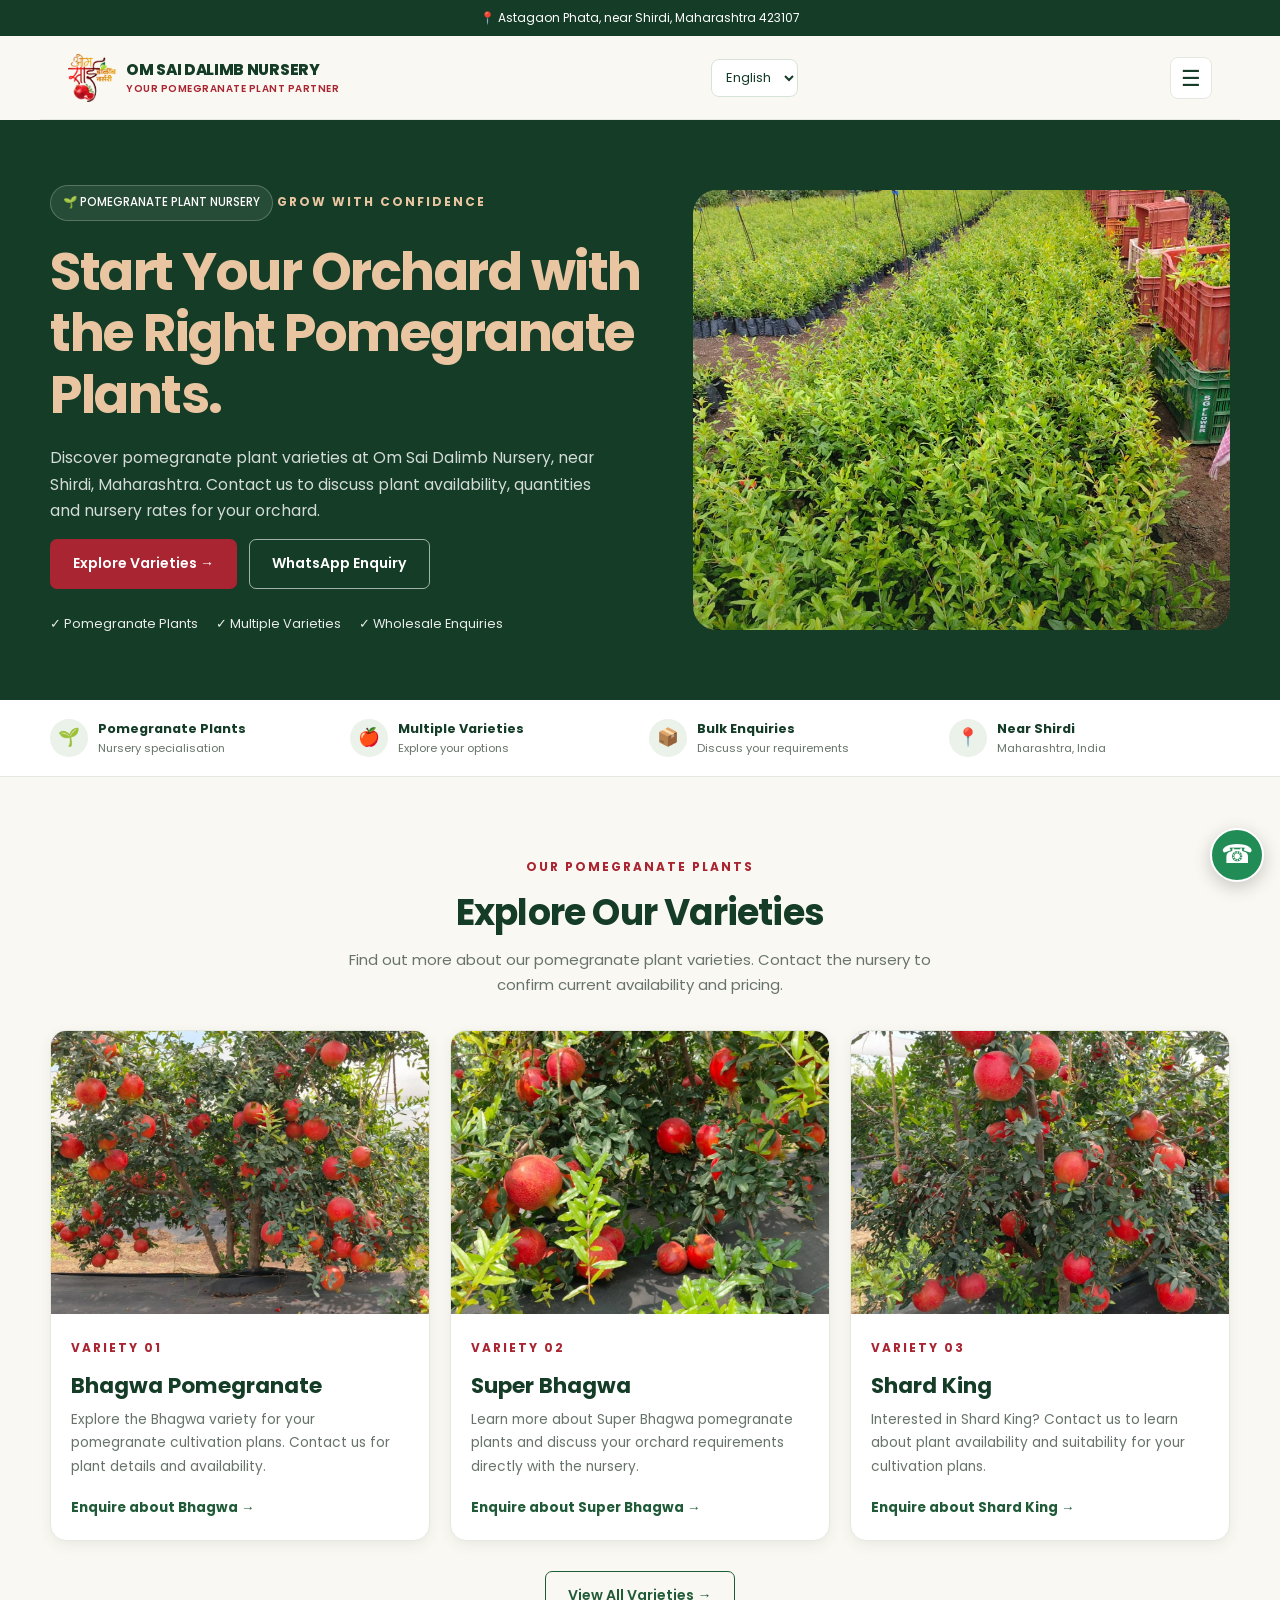
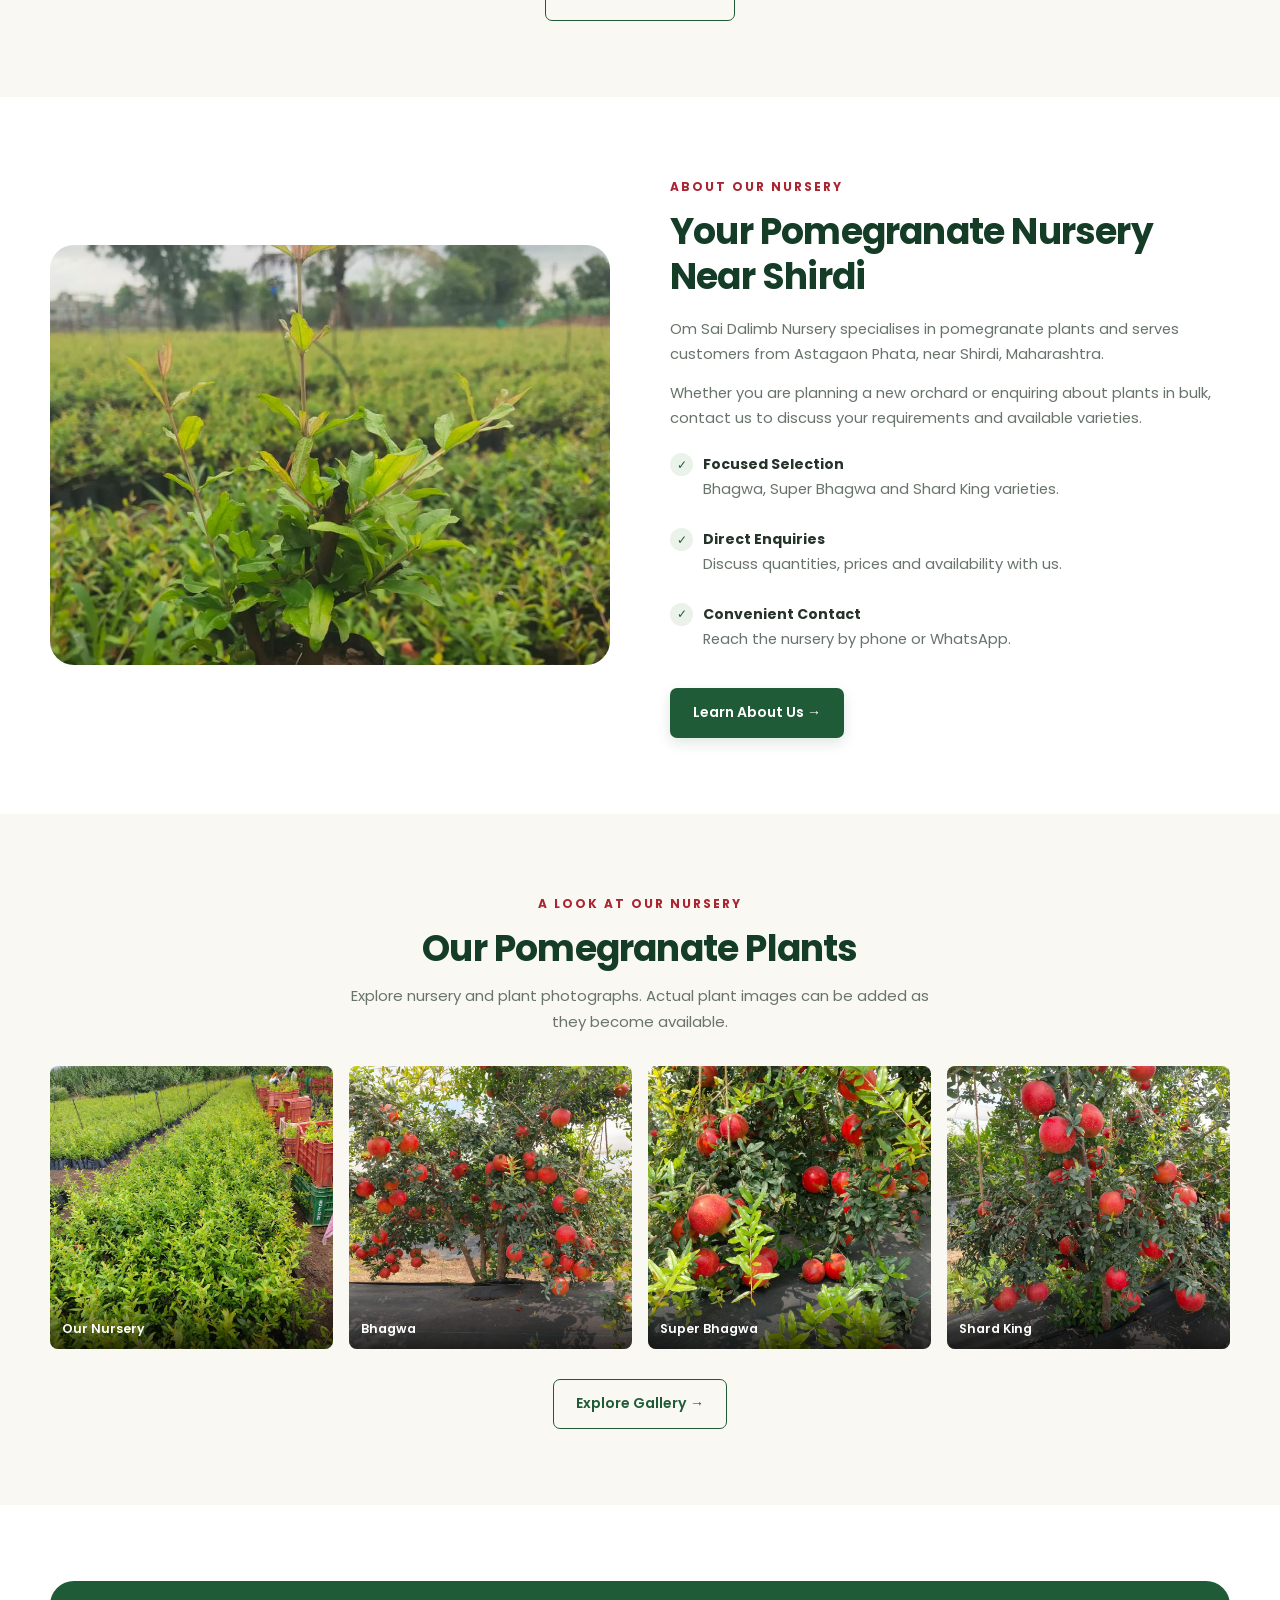
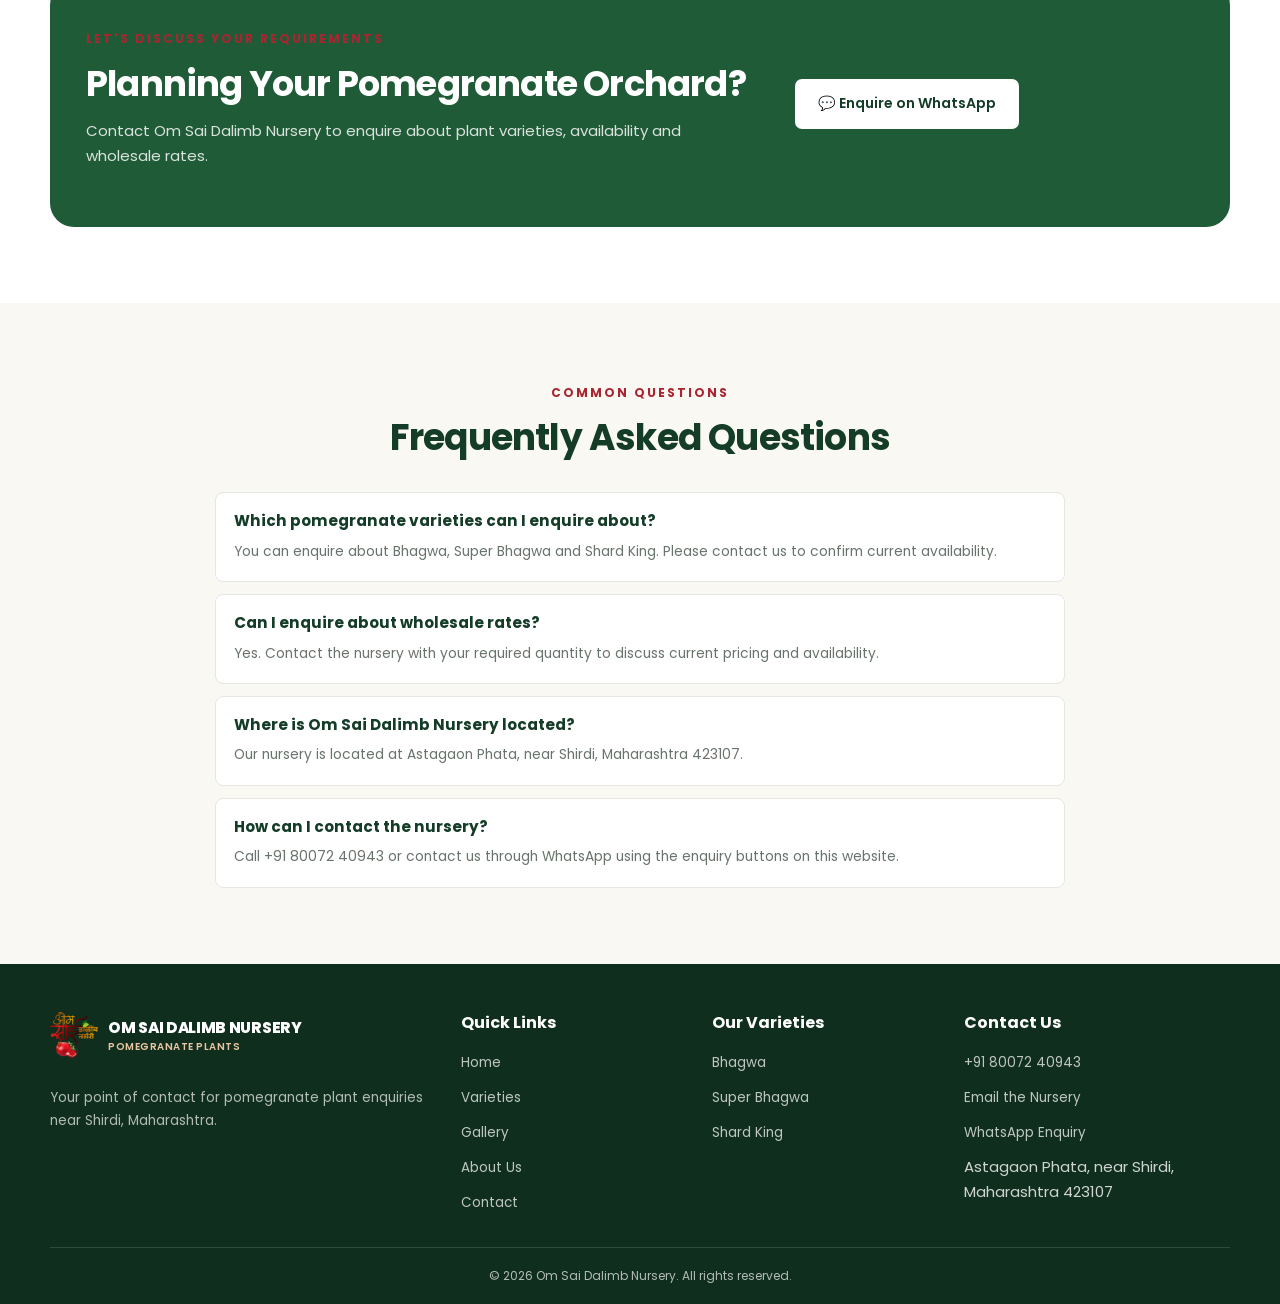
<file: index.html>
<!DOCTYPE html>
<html lang="en">

<head>
    <meta charset="UTF-8">
    <meta name="viewport" content="width=device-width, initial-scale=1.0">

    <title>Om Sai Dalimb Nursery | Pomegranate Plants in Shirdi, Maharashtra</title>

    <meta name="description"
        content="Explore Bhagwa, Super Bhagwa and Shard King pomegranate plants at Om Sai Dalimb Nursery near Shirdi, Maharashtra. Contact us for wholesale enquiries and plant availability.">

    <meta name="theme-color" content="#143c27">

    <link rel="preconnect" href="https://fonts.googleapis.com">
    <link rel="preconnect" href="https://fonts.gstatic.com" crossorigin>

    <link href="https://fonts.googleapis.com/css2?family=Poppins:wght@400;500;600;700;800&display=swap"
        rel="stylesheet">

    <link rel="stylesheet" href="css/style.css">
</head>

<body>

    <!-- TOP BAR -->
    <div class="topbar">
        <div class="container topbar-inner">
            <p data-i18n="location">
                📍 Astagaon Phata, near Shirdi, Maharashtra 423107
            </p>
        </div>
    </div>

    <!-- NAVIGATION -->
    <header class="navbar">
        <div class="container navbar-inner">

            <a href="index.html" class="brand"
                aria-label="Om Sai Dalimb Nursery homepage">

                <img src="images/logo/L1.png"
                    alt="Om Sai Dalimb Nursery logo"
                    onerror="this.style.display='none'"
                    decoding="async">

                <span class="brand-text">
                    <span class="brand-name">OM SAI DALIMB NURSERY</span>
                    <span class="brand-tagline" data-i18n="brandTagline">
                        YOUR POMEGRANATE PLANT PARTNER
                    </span>
                </span>

            </a>

            <nav class="navMenu" id="navMenu" aria-label="Main navigation">

                <a href="index.html" data-i18n="home">Home</a>
                <a href="about.html" data-i18n="about">About Us</a>
                <a href="varieties.html" data-i18n="varieties">Varieties</a>
                <a href="gallery.html" data-i18n="gallery">Gallery</a>
                <a href="contact.html" data-i18n="contact">Contact</a>

            </nav>

            <!-- LANGUAGE SELECTOR: REPLACES ENQUIRE NOW -->
            <select class="language-selector"
                data-language-selector
                aria-label="Choose language">

                <option value="en">English</option>
                <option value="mr">मराठी</option>
                <option value="hi">हिंदी</option>

            </select>

            <!-- MOBILE HAMBURGER -->
            <button class="nav-toggle"
                id="navToggle"
                type="button"
                aria-label="Open navigation menu"
                aria-controls="navMenu"
                aria-expanded="false">

                ☰

            </button>

        </div>
    </header>

    <main>

        <!-- HERO SECTION -->
        <section class="hero">

            <div class="container hero-grid">

                <div class="hero-content">

                    <span class="hero-badge" data-i18n="heroBadge">
                        🌱 POMEGRANATE PLANT NURSERY
                    </span>

                    <span class="eyebrow" data-i18n="heroEyebrow">
                        GROW WITH CONFIDENCE
                    </span>

                    <h1>
                        <span data-i18n="heroTitle">
                            Start Your Orchard with the Right
                        </span>
                        <span data-i18n="heroTitleHighlight">
                            Pomegranate Plants.
                        </span>
                    </h1>

                    <p data-i18n="heroDescription">
                        Discover pomegranate plant varieties at Om Sai Dalimb
                        Nursery, near Shirdi, Maharashtra. Contact us to discuss
                        plant availability, quantities and nursery rates for
                        your orchard.
                    </p>

                    <div class="btn-group">

                        <a href="varieties.html"
                            class="btn btn-red"
                            data-i18n="exploreVarieties">
                            Explore Varieties →
                        </a>

                        <a href="https://wa.me/918007240943?text=Hello%20Om%20Sai%20Dalimb%20Nursery%2C%20I%20would%20like%20to%20enquire%20about%20pomegranate%20plants."
                            class="btn btn-outline"
                            target="_blank"
                            rel="noopener noreferrer"
                            data-i18n="whatsappEnquiry">
                            WhatsApp Enquiry
                        </a>

                    </div>

                    <div class="hero-points">

                        <span data-i18n="heroPoint1">✓ Pomegranate Plants</span>
                        <span data-i18n="heroPoint2">✓ Multiple Varieties</span>
                        <span data-i18n="heroPoint3">✓ Wholesale Enquiries</span>

                    </div>

                </div>

                <div class="hero-image">

                    <img src="images/nursery/n8.jpeg"
                        alt="Pomegranate plants growing in a nursery"
                        fetchpriority="high"
                        decoding="async">

                </div>

            </div>

        </section>

        <!-- TRUST STRIP -->
        <section class="trust-strip">

            <div class="container trust-grid">

                <div class="trust-item">
                    <div class="trust-icon">🌱</div>
                    <div>
                        <strong data-i18n="trustPlants">Pomegranate Plants</strong>
                        <small data-i18n="trustPlantsSub">Nursery specialisation</small>
                    </div>
                </div>

                <div class="trust-item">
                    <div class="trust-icon">🍎</div>
                    <div>
                        <strong data-i18n="trustVarieties">Multiple Varieties</strong>
                        <small data-i18n="trustVarietiesSub">Explore your options</small>
                    </div>
                </div>

                <div class="trust-item">
                    <div class="trust-icon">📦</div>
                    <div>
                        <strong data-i18n="trustBulk">Bulk Enquiries</strong>
                        <small data-i18n="trustBulkSub">Discuss your requirements</small>
                    </div>
                </div>

                <div class="trust-item">
                    <div class="trust-icon">📍</div>
                    <div>
                        <strong data-i18n="trustLocation">Near Shirdi</strong>
                        <small data-i18n="trustLocationSub">Maharashtra, India</small>
                    </div>
                </div>

            </div>

        </section>

        <!-- VARIETIES SECTION -->
        <section class="section">

            <div class="container">

                <div class="section-heading">

                    <span class="eyebrow" data-i18n="plantsEyebrow">
                        OUR POMEGRANATE PLANTS
                    </span>

                    <h2 data-i18n="exploreOurVarieties">
                        Explore Our Varieties
                    </h2>

                    <p data-i18n="varietiesDescription">
                        Find out more about our pomegranate plant varieties.
                        Contact the nursery to confirm current availability
                        and pricing.
                    </p>

                </div>

                <div class="variety-grid">

                    <!-- BHAGWA -->
                    <article class="variety-card">

                        <div class="variety-image">

                            <img src="images/plants/p6.jpeg"
                                alt="Bhagwa pomegranate variety"
                                loading="lazy"
                                decoding="async"
                                onerror="this.onerror=null;this.src='images/hero/hero1.jpeg';">

                        </div>

                        <div class="variety-content">

                            <span class="eyebrow" data-i18n="variety01">
                                VARIETY 01
                            </span>

                            <h3 data-i18n="bhagwaTitle">
                                Bhagwa Pomegranate
                            </h3>

                            <p data-i18n="bhagwaDescription">
                                Explore the Bhagwa variety for your pomegranate
                                cultivation plans. Contact us for plant details
                                and availability.
                            </p>

                            <a href="https://wa.me/918007240943?text=Hello%2C%20I%20would%20like%20to%20enquire%20about%20Bhagwa%20pomegranate%20plants."
                                class="variety-link"
                                target="_blank"
                                rel="noopener noreferrer"
                                data-i18n="enquireBhagwa">
                                Enquire about Bhagwa →
                            </a>

                        </div>

                    </article>

                    <!-- SUPER BHAGWA -->
                    <article class="variety-card">

                        <div class="variety-image">

                            <img src="images/plants/p14.jpeg"
                                alt="Super Bhagwa pomegranate variety"
                                loading="lazy"
                                decoding="async"
                                onerror="this.onerror=null;this.src='images/hero/hero1.jpeg';">

                        </div>

                        <div class="variety-content">

                            <span class="eyebrow" data-i18n="variety02">
                                VARIETY 02
                            </span>

                            <h3 data-i18n="superBhagwaTitle">
                                Super Bhagwa
                            </h3>

                            <p data-i18n="superBhagwaDescription">
                                Learn more about Super Bhagwa pomegranate
                                plants and discuss your orchard requirements
                                directly with the nursery.
                            </p>

                            <a href="https://wa.me/918007240943?text=Hello%2C%20I%20would%20like%20to%20enquire%20about%20Super%20Bhagwa%20pomegranate%20plants."
                                class="variety-link"
                                target="_blank"
                                rel="noopener noreferrer"
                                data-i18n="enquireSuperBhagwa">
                                Enquire about Super Bhagwa →
                            </a>

                        </div>

                    </article>

                    <!-- SHARD KING -->
                    <article class="variety-card">

                        <div class="variety-image">

                            <img src="images/plants/p13.jpeg"
                                alt="Shard King pomegranate variety"
                                loading="lazy"
                                decoding="async"
                                onerror="this.onerror=null;this.src='images/hero/hero1.jpeg';">

                        </div>

                        <div class="variety-content">

                            <span class="eyebrow" data-i18n="variety03">
                                VARIETY 03
                            </span>

                            <h3 data-i18n="shardKingTitle">
                                Shard King
                            </h3>

                            <p data-i18n="shardKingDescription">
                                Interested in Shard King? Contact us to learn
                                about plant availability and suitability for
                                your cultivation plans.
                            </p>

                            <a href="https://wa.me/918007240943?text=Hello%2C%20I%20would%20like%20to%20enquire%20about%20Shard%20King%20pomegranate%20plants."
                                class="variety-link"
                                target="_blank"
                                rel="noopener noreferrer"
                                data-i18n="enquireShardKing">
                                Enquire about Shard King →
                            </a>

                        </div>

                    </article>

                </div>

                <div class="text-center mt-3">

                    <a href="varieties.html"
                        class="btn btn-outline"
                        data-i18n="viewAllVarieties">
                        View All Varieties →
                    </a>

                </div>

            </div>

        </section>

        <!-- ABOUT SECTION -->
        <section class="section section-white">

            <div class="container about-grid">

                <div class="about-image">

                    <img src="images/nursery/n4.jpeg"
                        alt="Pomegranate plants at a nursery"
                        loading="lazy"
                        decoding="async"
                        onerror="this.onerror=null;this.src='images/hero/hero1.jpeg';">

                </div>

                <div class="about-content">

                    <span class="eyebrow" data-i18n="aboutEyebrow">
                        ABOUT OUR NURSERY
                    </span>

                    <h2 data-i18n="aboutTitle">
                        Your Pomegranate Nursery Near Shirdi
                    </h2>

                    <p data-i18n="aboutParagraph1">
                        Om Sai Dalimb Nursery specialises in pomegranate plants
                        and serves customers from Astagaon Phata, near Shirdi,
                        Maharashtra.
                    </p>

                    <p data-i18n="aboutParagraph2">
                        Whether you are planning a new orchard or enquiring
                        about plants in bulk, contact us to discuss your
                        requirements and available varieties.
                    </p>

                    <ul class="feature-list">

                        <li>
                            <span>✓</span>
                            <div>
                                <strong data-i18n="feature1Title">
                                    Focused Selection
                                </strong>
                                <p data-i18n="feature1Description">
                                    Bhagwa, Super Bhagwa and Shard King varieties.
                                </p>
                            </div>
                        </li>

                        <li>
                            <span>✓</span>
                            <div>
                                <strong data-i18n="feature2Title">
                                    Direct Enquiries
                                </strong>
                                <p data-i18n="feature2Description">
                                    Discuss quantities, prices and availability with us.
                                </p>
                            </div>
                        </li>

                        <li>
                            <span>✓</span>
                            <div>
                                <strong data-i18n="feature3Title">
                                    Convenient Contact
                                </strong>
                                <p data-i18n="feature3Description">
                                    Reach the nursery by phone or WhatsApp.
                                </p>
                            </div>
                        </li>

                    </ul>

                    <a href="about.html"
                        class="btn btn-primary"
                        data-i18n="learnAboutUs">
                        Learn About Us →
                    </a>

                </div>

            </div>

        </section>

        <!-- GALLERY PREVIEW -->
        <section class="section">

            <div class="container">

                <div class="section-heading">

                    <span class="eyebrow" data-i18n="galleryEyebrow">
                        A LOOK AT OUR NURSERY
                    </span>

                    <h2 data-i18n="plantsSectionTitle">
                        Our Pomegranate Plants
                    </h2>

                    <p data-i18n="galleryDescription">
                        Explore nursery and plant photographs. Actual plant
                        images can be added as they become available.
                    </p>

                </div>

                <div class="gallery-grid">

                    <a href="gallery.html" class="gallery-item">
                        <img src="images/nursery/n8.jpeg"
                            alt="Pomegranate nursery"
                            loading="lazy"
                            decoding="async">
                        <span class="gallery-caption" data-i18n="ourNursery">
                            Our Nursery
                        </span>
                    </a>

                    <a href="gallery.html" class="gallery-item">
                        <img src="images/plants/p6.jpeg"
                            alt="Bhagwa pomegranate plants"
                            loading="lazy"
                            decoding="async"
                            onerror="this.onerror=null;this.src='images/hero/hero1.jpeg';">
                        <span class="gallery-caption" data-i18n="bhagwa">
                            Bhagwa
                        </span>
                    </a>

                    <a href="gallery.html" class="gallery-item">
                        <img src="images/plants/p14.jpeg"
                            alt="Super Bhagwa pomegranate plants"
                            loading="lazy"
                            decoding="async"
                            onerror="this.onerror=null;this.src='images/hero/hero1.jpeg';">
                        <span class="gallery-caption" data-i18n="superBhagwaTitle">
                            Super Bhagwa
                        </span>
                    </a>

                    <a href="gallery.html" class="gallery-item">
                        <img src="images/plants/p13.jpeg"
                            alt="Shard King pomegranate plants"
                            loading="lazy"
                            decoding="async"
                            onerror="this.onerror=null;this.src='images/hero/hero1.jpeg';">
                        <span class="gallery-caption" data-i18n="shardKingTitle">
                            Shard King
                        </span>
                    </a>

                </div>

                <div class="text-center mt-3">

                    <a href="gallery.html"
                        class="btn btn-outline"
                        data-i18n="exploreGallery">
                        Explore Gallery →
                    </a>

                </div>

            </div>

        </section>

        <!-- CALL TO ACTION -->
        <section class="section section-white">

            <div class="container">

                <div class="cta-banner">

                    <div>

                        <span class="eyebrow cta-eyebrow"
                            data-i18n="ctaEyebrow">
                            LET'S DISCUSS YOUR REQUIREMENTS
                        </span>

                        <h2 data-i18n="ctaTitle">
                            Planning Your Pomegranate Orchard?
                        </h2>

                        <p data-i18n="ctaDescription">
                            Contact Om Sai Dalimb Nursery to enquire about
                            plant varieties, availability and wholesale rates.
                        </p>

                    </div>

                    <div class="btn-group">

                        <a href="https://wa.me/918007240943?text=Hello%20Om%20Sai%20Dalimb%20Nursery%2C%20I%20would%20like%20to%20enquire%20about%20pomegranate%20plants%20and%20wholesale%20rates."
                            class="btn btn-white"
                            target="_blank"
                            rel="noopener noreferrer"
                            data-i18n="enquireWhatsApp">
                            💬 Enquire on WhatsApp
                        </a>

                        <a href="tel:+918007240943"
                            class="btn btn-outline"
                            data-i18n="callNursery">
                            Call the Nursery
                        </a>

                    </div>

                </div>

            </div>

        </section>

        <!-- FAQ SECTION -->
        <section class="section">

            <div class="container">

                <div class="section-heading">

                    <span class="eyebrow" data-i18n="faqEyebrow">
                        COMMON QUESTIONS
                    </span>

                    <h2 data-i18n="faqTitle">
                        Frequently Asked Questions
                    </h2>

                </div>

                <div class="faq-list">

                    <article class="faq-item">

                        <h3 data-i18n="faqQuestion1">
                            Which pomegranate varieties can I enquire about?
                        </h3>

                        <p data-i18n="faqAnswer1">
                            You can enquire about Bhagwa, Super Bhagwa and
                            Shard King. Please contact us to confirm current
                            availability.
                        </p>

                    </article>

                    <article class="faq-item">

                        <h3 data-i18n="faqQuestion2">
                            Can I enquire about wholesale rates?
                        </h3>

                        <p data-i18n="faqAnswer2">
                            Yes. Contact the nursery with your required quantity
                            to discuss current pricing and availability.
                        </p>

                    </article>

                    <article class="faq-item">

                        <h3 data-i18n="faqQuestion3">
                            Where is Om Sai Dalimb Nursery located?
                        </h3>

                        <p data-i18n="faqAnswer3">
                            Our nursery is located at Astagaon Phata, near
                            Shirdi, Maharashtra 423107.
                        </p>

                    </article>

                    <article class="faq-item">

                        <h3 data-i18n="faqQuestion4">
                            How can I contact the nursery?
                        </h3>

                        <p data-i18n="faqAnswer4">
                            Call +91 80072 40943 or contact us through WhatsApp
                            using the enquiry buttons on this website.
                        </p>

                    </article>

                </div>

            </div>

        </section>

    </main>

    <!-- FOOTER -->
    <footer class="footer">

        <div class="container">

            <div class="footer-grid">

                <div>

                    <a href="index.html" class="brand">

                        <img src="images/logo/L1.png"
                            alt=""
                            onerror="this.style.display='none'"
                            decoding="async"
                            loading="lazy">

                        <span class="brand-text">
                            <span class="brand-name">OM SAI DALIMB NURSERY</span>
                            <span class="brand-tagline" data-i18n="footerTagline">
                                POMEGRANATE PLANTS
                            </span>
                        </span>

                    </a>

                    <p class="mt-2" data-i18n="footerDescription">
                        Your point of contact for pomegranate plant enquiries
                        near Shirdi, Maharashtra.
                    </p>

                </div>

                <div>

                    <h3 data-i18n="quickLinks">Quick Links</h3>

                    <ul class="footer-links">
                        <li><a href="index.html" data-i18n="home">Home</a></li>
                        <li><a href="varieties.html" data-i18n="varieties">Varieties</a></li>
                        <li><a href="gallery.html" data-i18n="gallery">Gallery</a></li>
                        <li><a href="about.html" data-i18n="about">About Us</a></li>
                        <li><a href="contact.html" data-i18n="contact">Contact</a></li>
                    </ul>

                </div>

                <div>

                    <h3 data-i18n="ourVarieties">Our Varieties</h3>

                    <ul class="footer-links">
                        <li><a href="varieties.html" data-i18n="bhagwa">Bhagwa</a></li>
                        <li><a href="varieties.html" data-i18n="superBhagwaTitle">Super Bhagwa</a></li>
                        <li><a href="varieties.html" data-i18n="shardKingTitle">Shard King</a></li>
                    </ul>

                </div>

                <div>

                    <h3 data-i18n="contactUs">Contact Us</h3>

                    <ul class="footer-links">

                        <li>
                            <a href="tel:+918007240943">
                                +91 80072 40943
                            </a>
                        </li>

                        <li>
                            <a href="mailto:jejurkarsagar766@gmail.com"
                                data-i18n="emailNursery">
                                Email the Nursery
                            </a>
                        </li>

                        <li>
                            <a href="https://wa.me/918007240943"
                                target="_blank"
                                rel="noopener noreferrer"
                                data-i18n="whatsappEnquiry">
                                WhatsApp Enquiry
                            </a>
                        </li>

                        <li>
                            <span data-i18n="locationFooter">
                                Astagaon Phata, near Shirdi,
                                Maharashtra 423107
                            </span>
                        </li>

                    </ul>

                </div>

            </div>

            <div class="footer-bottom">

                <p>
                    &copy; <span id="currentYear"></span>
                    <span data-i18n="copyright">
                        Om Sai Dalimb Nursery. All rights reserved.
                    </span>
                </p>

            </div>

        </div>

    </footer>

    <!-- FLOATING WHATSAPP BUTTON -->
    <a href="https://wa.me/918007240943"
        class="whatsapp-float"
        target="_blank"
        rel="noopener noreferrer"
        aria-label="Contact Om Sai Dalimb Nursery on WhatsApp">

        ☎

    </a>

    <!-- NAVIGATION JAVASCRIPT -->
    <script>
        (function () {
            const navToggle = document.getElementById("navToggle");
            const navMenu = document.getElementById("navMenu");

            if (navToggle && navMenu) {

                navToggle.addEventListener("click", function () {

                    const isOpen = navMenu.classList.toggle("show");

                    navToggle.setAttribute("aria-expanded", String(isOpen));

                    navToggle.setAttribute(
                        "aria-label",
                        isOpen
                            ? "Close navigation menu"
                            : "Open navigation menu"
                    );

                    navToggle.textContent = isOpen ? "✕" : "☰";
                });

                navMenu.querySelectorAll("a").forEach(function (link) {

                    link.addEventListener("click", function () {

                        navMenu.classList.remove("show");

                        navToggle.setAttribute("aria-expanded", "false");
                        navToggle.setAttribute(
                            "aria-label",
                            "Open navigation menu"
                        );

                        navToggle.textContent = "☰";
                    });

                });

                document.addEventListener("click", function (event) {

                    if (
                        !navMenu.contains(event.target) &&
                        !navToggle.contains(event.target) &&
                        navMenu.classList.contains("show")
                    ) {
                        navMenu.classList.remove("show");
                        navToggle.setAttribute("aria-expanded", "false");
                        navToggle.setAttribute(
                            "aria-label",
                            "Open navigation menu"
                        );
                        navToggle.textContent = "☰";
                    }

                });

            }

            const yearElement = document.getElementById("currentYear");

            if (yearElement) {
                yearElement.textContent = new Date().getFullYear();
            }
        })();
    </script>

    <!-- LANGUAGE TRANSLATIONS -->
    <script src="js/language.js" defer></script>

</body>
</html>
</file>
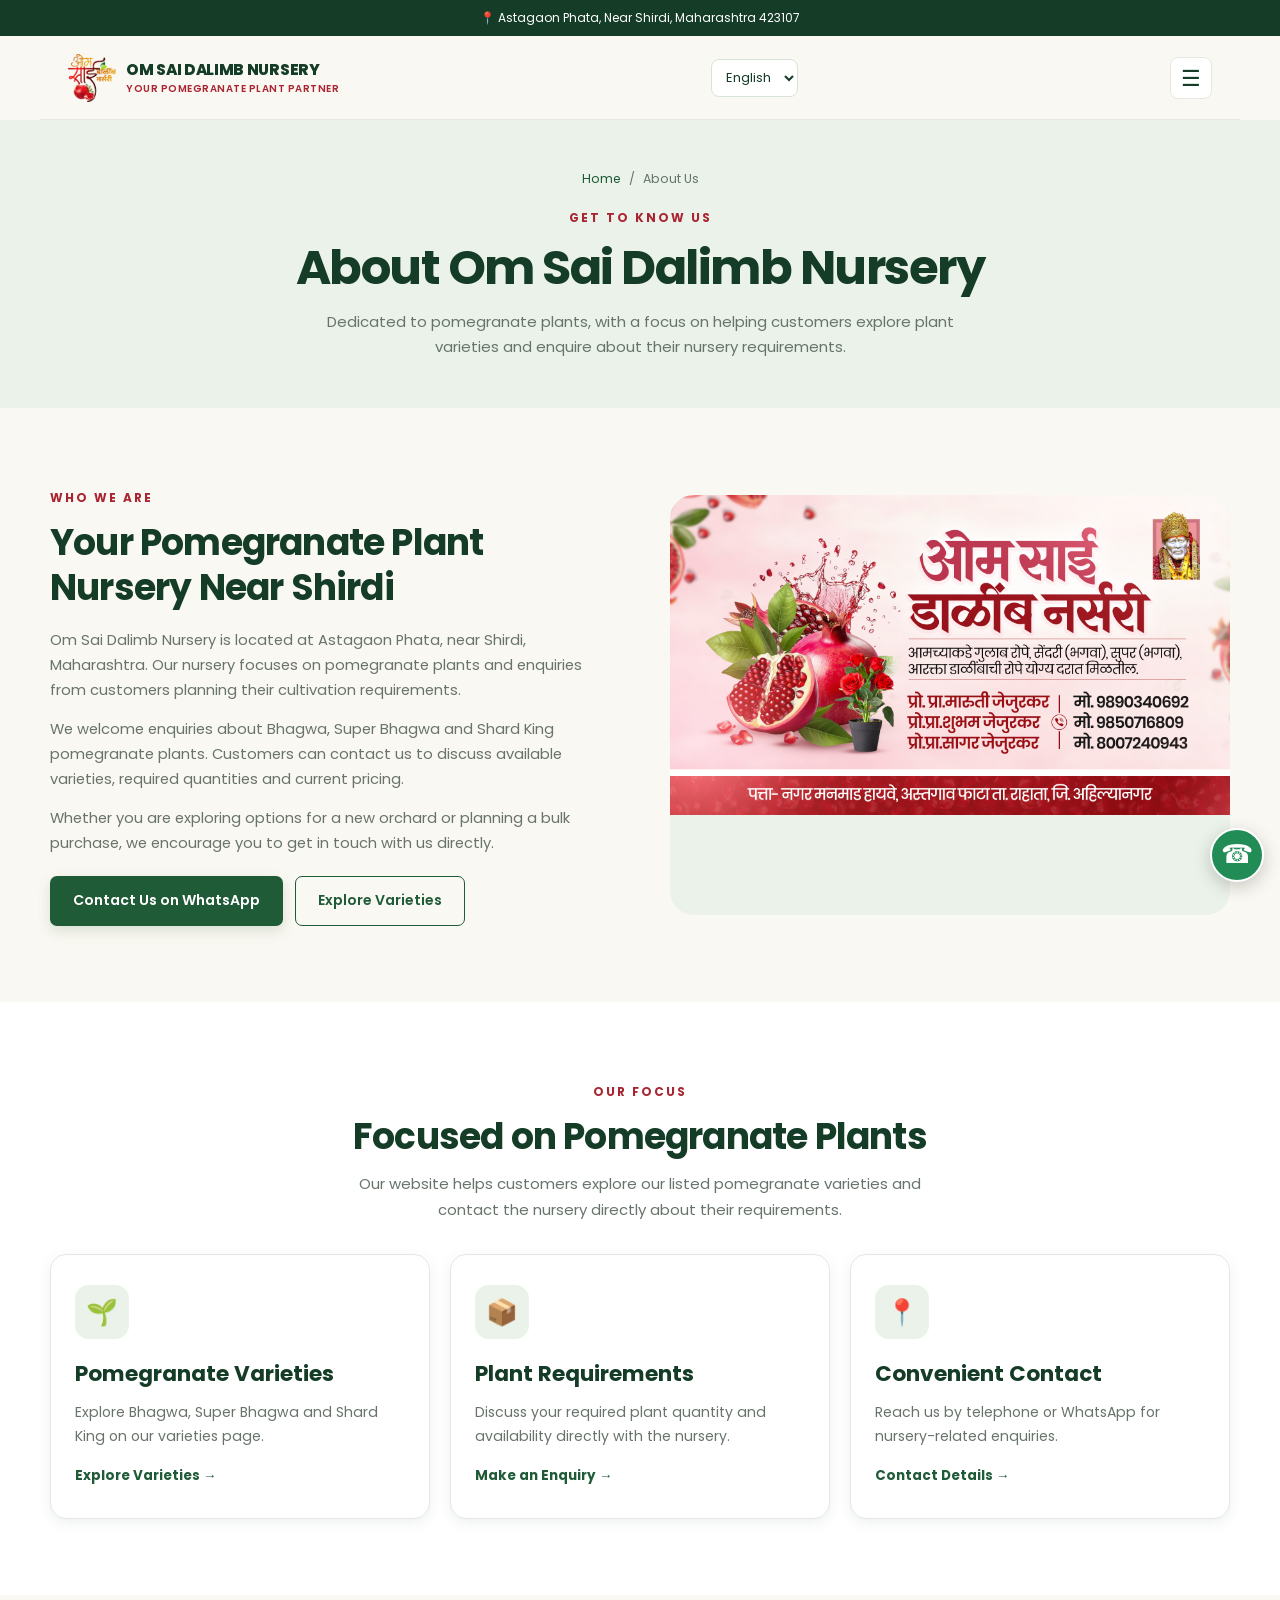
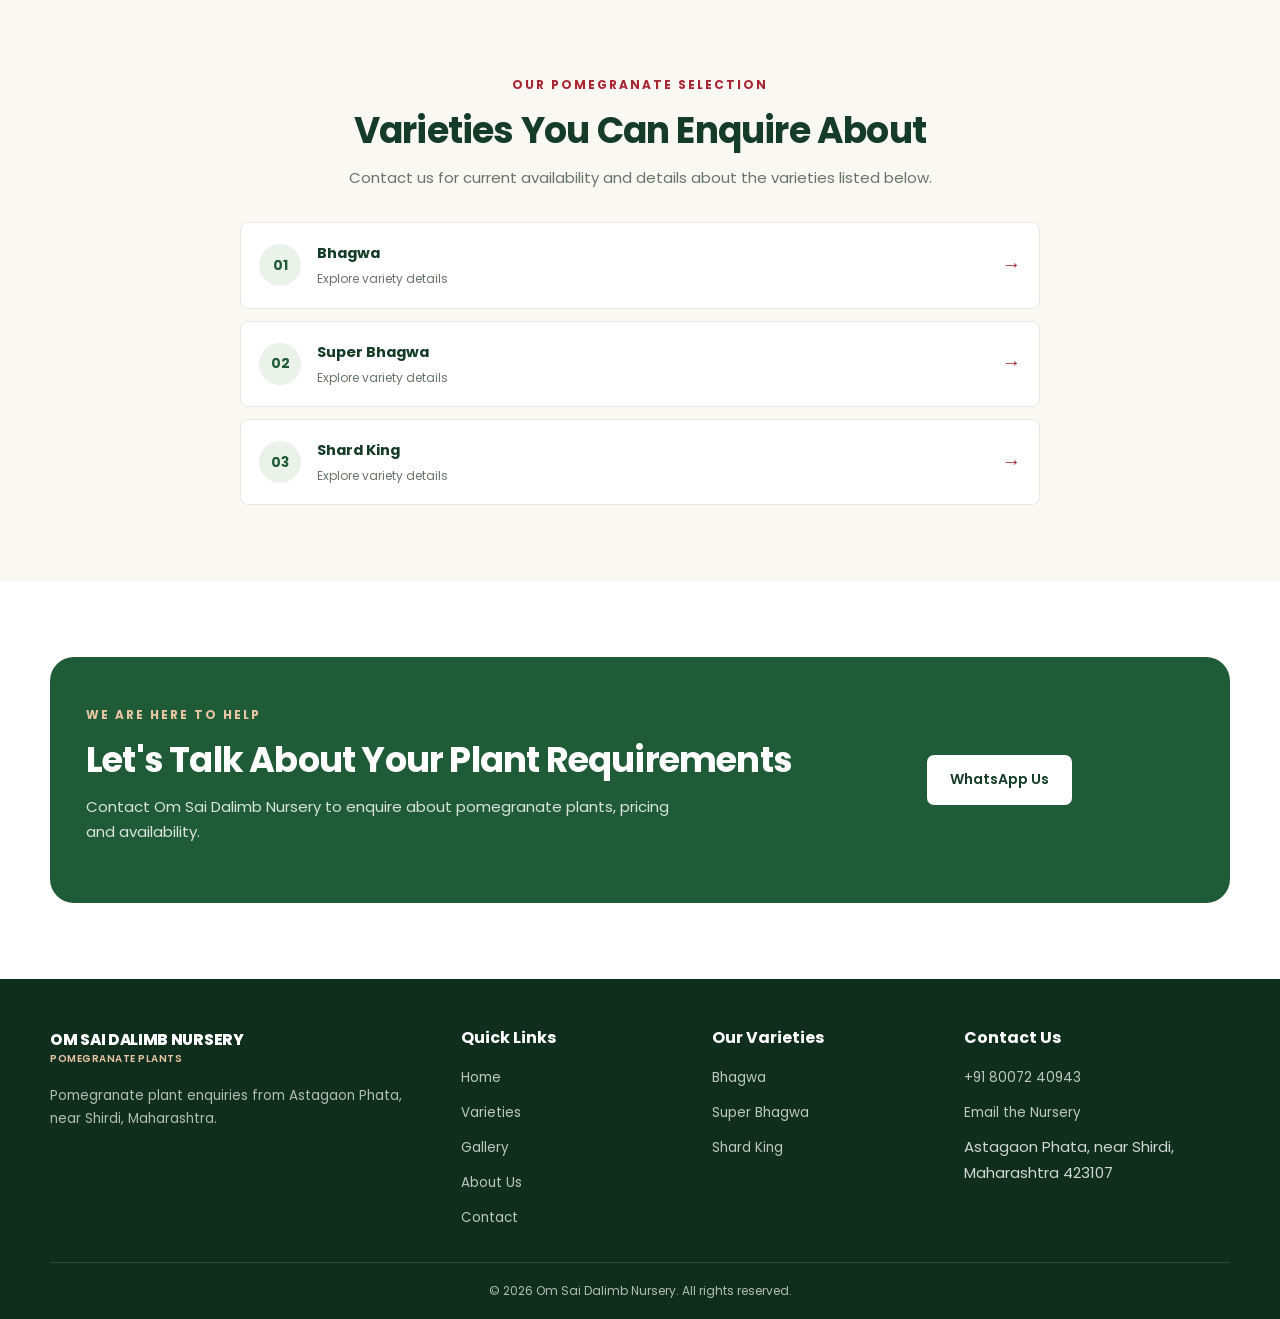
<file: about.html>
<!DOCTYPE html>
<html lang="en">

<head>
    <meta charset="UTF-8">
    <meta name="viewport" content="width=device-width, initial-scale=1.0">

    <title>About Us | Om Sai Dalimb Nursery</title>

    <meta name="description"
        content="Learn about Om Sai Dalimb Nursery, located at Astagaon Phata near Shirdi, Maharashtra. Contact us about Bhagwa, Super Bhagwa and Shard King pomegranate plants.">

    <meta name="theme-color" content="#143c27">

    <link rel="preconnect" href="https://fonts.googleapis.com">
    <link rel="preconnect" href="https://fonts.gstatic.com" crossorigin>

    <link href="https://fonts.googleapis.com/css2?family=Poppins:wght@400;500;600;700;800&display=swap"
        rel="stylesheet">

    <link rel="stylesheet" href="css/style.css">
</head>

<body>

    <!-- TOP BAR -->
    <div class="topbar">
        <div class="container topbar-inner">
            <p data-i18n="topLocation">
                📍 Astagaon Phata, Near Shirdi, Maharashtra 423107
            </p>
        </div>
    </div>

    <!-- HEADER AND NAVIGATION -->
    <header class="navbar">
        <div class="container navbar-inner">

            <a href="index.html" class="brand"
                aria-label="Om Sai Dalimb Nursery homepage">

                <img src="images/logo/L1.png"
                    alt="Om Sai Dalimb Nursery logo"
                    onerror="this.style.display='none'"
                    decoding="async">

                <span class="brand-text">
                    <span class="brand-name">OM SAI DALIMB NURSERY</span>

                    <span class="brand-tagline" data-i18n="brandTagline">
                        YOUR POMEGRANATE PLANT PARTNER
                    </span>
                </span>
            </a>

            <nav class="navMenu" id="navMenu" aria-label="Main navigation">

                <a href="index.html" data-i18n="home">Home</a>
                <a href="about.html" data-i18n="about">About Us</a>
                <a href="varieties.html" data-i18n="varieties">Varieties</a>
                <a href="gallery.html" data-i18n="gallery">Gallery</a>
                <a href="contact.html" data-i18n="contact">Contact</a>

            </nav>

            <!-- LANGUAGE SELECTOR -->
            <select class="language-selector"
                data-language-selector
                aria-label="Choose language"
                data-i18n-aria-label="chooseLanguage">

                <option value="en">English</option>
                <option value="mr">मराठी</option>
                <option value="hi">हिंदी</option>

            </select>

            <!-- MOBILE MENU BUTTON -->
            <button class="nav-toggle"
                id="navToggle"
                type="button"
                aria-label="Open navigation menu"
                data-i18n-aria-label="openMenu"
                aria-controls="navMenu"
                aria-expanded="false">

                ☰
            </button>

        </div>
    </header>

    <main>

        <!-- PAGE HERO -->
        <section class="page-hero">
            <div class="container">

                <nav class="breadcrumb" aria-label="Breadcrumb">

                    <a href="index.html" data-i18n="home">Home</a>

                    <span aria-hidden="true">/</span>

                    <span data-i18n="about">About Us</span>

                </nav>

                <span class="eyebrow" data-i18n="aboutHeroEyebrow">
                    GET TO KNOW US
                </span>

                <h1 data-i18n="aboutHeroTitle">
                    About Om Sai Dalimb Nursery
                </h1>

                <p data-i18n="aboutHeroDescription">
                    Dedicated to pomegranate plants, with a focus on helping
                    customers explore plant varieties and enquire about
                    their nursery requirements.
                </p>

            </div>
        </section>

        <!-- INTRODUCTION -->
        <section class="section">
            <div class="container about-grid">

                <div class="about-content">

                    <span class="eyebrow" data-i18n="whoWeAre">
                        WHO WE ARE
                    </span>

                    <h2 data-i18n="aboutIntroTitle">
                        Your Pomegranate Plant Nursery Near Shirdi
                    </h2>

                    <p data-i18n="aboutIntroParagraph1">
                        Om Sai Dalimb Nursery is located at Astagaon Phata,
                        near Shirdi, Maharashtra. Our nursery focuses on
                        pomegranate plants and enquiries from customers
                        planning their cultivation requirements.
                    </p>

                    <p data-i18n="aboutIntroParagraph2">
                        We welcome enquiries about Bhagwa, Super Bhagwa
                        and Shard King pomegranate plants. Customers can
                        contact us to discuss available varieties, required
                        quantities and current pricing.
                    </p>

                    <p data-i18n="aboutIntroParagraph3">
                        Whether you are exploring options for a new orchard
                        or planning a bulk purchase, we encourage you to
                        get in touch with us directly.
                    </p>

                    <div class="btn-group mt-2">

                        <a href="https://wa.me/918007240943?text=Hello%20Om%20Sai%20Dalimb%20Nursery%2C%20I%20would%20like%20to%20know%20more%20about%20your%20pomegranate%20plants."
                            class="btn btn-primary"
                            target="_blank"
                            rel="noopener noreferrer"
                            data-i18n="aboutWhatsAppButton">

                            Contact Us on WhatsApp
                        </a>

                        <a href="varieties.html"
                            class="btn btn-outline"
                            data-i18n="exploreVarieties">

                            Explore Varieties
                        </a>

                    </div>
                </div>

                <!-- NURSERY IMAGE -->
                <div class="about-image image-placeholder">

                    <div class="placeholder-content">

                        <img src="images/hero/h5.jpeg"
                            alt="Pomegranate plants at Om Sai Dalimb Nursery"
                            loading="lazy"
                            decoding="async"
                            onerror="this.onerror=null; this.src='images/hero/hero1.jpeg';">

                    </div>

                </div>

            </div>
        </section>

        <!-- OUR FOCUS -->
        <section class="section section-white">
            <div class="container">

                <div class="section-heading">

                    <span class="eyebrow" data-i18n="ourFocus">
                        OUR FOCUS
                    </span>

                    <h2 data-i18n="focusTitle">
                        Focused on Pomegranate Plants
                    </h2>

                    <p data-i18n="focusDescription">
                        Our website helps customers explore our listed
                        pomegranate varieties and contact the nursery
                        directly about their requirements.
                    </p>

                </div>

                <div class="variety-grid">

                    <!-- FOCUS CARD 1 -->
                    <article class="focus-card">

                        <div class="focus-icon" aria-hidden="true">🌱</div>

                        <h3 data-i18n="focusVarietiesTitle">
                            Pomegranate Varieties
                        </h3>

                        <p data-i18n="focusVarietiesDescription">
                            Explore Bhagwa, Super Bhagwa and Shard King
                            on our varieties page.
                        </p>

                        <a href="varieties.html"
                            class="variety-link"
                            data-i18n="exploreVarietiesArrow">

                            Explore Varieties →
                        </a>

                    </article>

                    <!-- FOCUS CARD 2 -->
                    <article class="focus-card">

                        <div class="focus-icon" aria-hidden="true">📦</div>

                        <h3 data-i18n="plantRequirementsTitle">
                            Plant Requirements
                        </h3>

                        <p data-i18n="plantRequirementsDescription">
                            Discuss your required plant quantity and
                            availability directly with the nursery.
                        </p>

                        <a href="contact.html"
                            class="variety-link"
                            data-i18n="makeEnquiry">

                            Make an Enquiry →
                        </a>

                    </article>

                    <!-- FOCUS CARD 3 -->
                    <article class="focus-card">

                        <div class="focus-icon" aria-hidden="true">📍</div>

                        <h3 data-i18n="convenientContactTitle">
                            Convenient Contact
                        </h3>

                        <p data-i18n="convenientContactDescription">
                            Reach us by telephone or WhatsApp for
                            nursery-related enquiries.
                        </p>

                        <a href="contact.html"
                            class="variety-link"
                            data-i18n="contactDetails">

                            Contact Details →
                        </a>

                    </article>

                </div>

            </div>
        </section>

        <!-- POMEGRANATE VARIETIES -->
        <section class="section">
            <div class="container">

                <div class="section-heading">

                    <span class="eyebrow" data-i18n="ourPomegranateSelection">
                        OUR POMEGRANATE SELECTION
                    </span>

                    <h2 data-i18n="enquiryVarietiesTitle">
                        Varieties You Can Enquire About
                    </h2>

                    <p data-i18n="enquiryVarietiesDescription">
                        Contact us for current availability and details
                        about the varieties listed below.
                    </p>

                </div>

                <div class="about-varieties">

                    <!-- BHAGWA -->
                    <a href="varieties.html#bhagwa"
                        class="about-variety-item">

                        <span class="about-variety-number">01</span>

                        <span class="about-variety-text">
                            <strong>Bhagwa</strong>

                            <small data-i18n="exploreVarietyDetails">
                                Explore variety details
                            </small>
                        </span>

                        <span class="about-variety-arrow"
                            aria-hidden="true">→</span>

                    </a>

                    <!-- SUPER BHAGWA -->
                    <a href="varieties.html#super-bhagwa"
                        class="about-variety-item">

                        <span class="about-variety-number">02</span>

                        <span class="about-variety-text">
                            <strong>Super Bhagwa</strong>

                            <small data-i18n="exploreVarietyDetails">
                                Explore variety details
                            </small>
                        </span>

                        <span class="about-variety-arrow"
                            aria-hidden="true">→</span>

                    </a>

                    <!-- SHARD KING -->
                    <a href="varieties.html#shard-king"
                        class="about-variety-item">

                        <span class="about-variety-number">03</span>

                        <span class="about-variety-text">
                            <strong>Shard King</strong>

                            <small data-i18n="exploreVarietyDetails">
                                Explore variety details
                            </small>
                        </span>

                        <span class="about-variety-arrow"
                            aria-hidden="true">→</span>

                    </a>

                </div>

            </div>
        </section>

        <!-- CONTACT CTA -->
        <section class="section section-white">
            <div class="container">

                <div class="cta-banner">

                    <div class="cta-content">

                        <span class="eyebrow"
                            style="color: #e9c5a2;"
                            data-i18n="aboutCtaEyebrow">

                            WE ARE HERE TO HELP
                        </span>

                        <h2 data-i18n="aboutCtaTitle">
                            Let's Talk About Your Plant Requirements
                        </h2>

                        <p data-i18n="aboutCtaDescription">
                            Contact Om Sai Dalimb Nursery to enquire about
                            pomegranate plants, pricing and availability.
                        </p>

                    </div>

                    <div class="btn-group">

                        <a href="https://wa.me/918007240943"
                            class="btn btn-white"
                            target="_blank"
                            rel="noopener noreferrer"
                            data-i18n="whatsappUs">

                            WhatsApp Us
                        </a>

                        <a href="tel:+918007240943"
                            class="btn btn-outline"
                            data-i18n="callNow">

                            Call Now
                        </a>

                    </div>

                </div>

            </div>
        </section>

    </main>

    <!-- FOOTER -->
    <footer class="footer">
        <div class="container">

            <div class="footer-grid">

                <!-- FOOTER BRAND -->
                <div class="footer-brand-column">

                    <a href="index.html" class="brand"
                        aria-label="Om Sai Dalimb Nursery homepage">

                        <span class="brand-text">

                            <span class="brand-name">
                                OM SAI DALIMB NURSERY
                            </span>

                            <span class="brand-tagline"
                                data-i18n="footerTagline">

                                POMEGRANATE PLANTS
                            </span>

                        </span>

                    </a>

                    <p class="mt-2" data-i18n="footerDescription">
                        Pomegranate plant enquiries from Astagaon Phata,
                        near Shirdi, Maharashtra.
                    </p>

                </div>

                <!-- QUICK LINKS -->
                <div>

                    <h3 data-i18n="quickLinks">Quick Links</h3>

                    <ul class="footer-links">
                        <li><a href="index.html" data-i18n="home">Home</a></li>
                        <li><a href="varieties.html" data-i18n="varieties">Varieties</a></li>
                        <li><a href="gallery.html" data-i18n="gallery">Gallery</a></li>
                        <li><a href="about.html" data-i18n="about">About Us</a></li>
                        <li><a href="contact.html" data-i18n="contact">Contact</a></li>
                    </ul>

                </div>

                <!-- OUR VARIETIES -->
                <div>

                    <h3 data-i18n="ourVarieties">Our Varieties</h3>

                    <ul class="footer-links">
                        <li><a href="varieties.html#bhagwa">Bhagwa</a></li>
                        <li><a href="varieties.html#super-bhagwa">Super Bhagwa</a></li>
                        <li><a href="varieties.html#shard-king">Shard King</a></li>
                    </ul>

                </div>

                <!-- CONTACT DETAILS -->
                <div>

                    <h3 data-i18n="contactUs">Contact Us</h3>

                    <ul class="footer-links">

                        <li>
                            <a href="tel:+918007240943">
                                +91 80072 40943
                            </a>
                        </li>

                        <li>
                            <a href="mailto:jejurkarsagar766@gmail.com"
                                data-i18n="emailNursery">

                                Email the Nursery
                            </a>
                        </li>

                        <li>
                            <span data-i18n="topLocation">
                                Astagaon Phata, near Shirdi, Maharashtra 423107
                            </span>
                        </li>

                    </ul>

                </div>

            </div>

            <!-- COPYRIGHT -->
            <div class="footer-bottom">

                <p>
                    &copy; <span id="currentYear"></span>
                    Om Sai Dalimb Nursery.
                    <span data-i18n="allRightsReserved">
                        All rights reserved.
                    </span>
                </p>

            </div>

        </div>
    </footer>

    <!-- FLOATING WHATSAPP BUTTON -->
    <a href="https://wa.me/918007240943"
        class="whatsapp-float"
        target="_blank"
        rel="noopener noreferrer"
        aria-label="Contact Om Sai Dalimb Nursery on WhatsApp">

        <span aria-hidden="true">☎</span>
    </a>

    <!-- NAVIGATION AND COPYRIGHT JAVASCRIPT -->
   <!-- NAVIGATION AND COPYRIGHT JAVASCRIPT -->
<script>
(function () {
    "use strict";

    const navToggle = document.getElementById("navToggle");
    const navMenu = document.getElementById("navMenu");
    const currentYear = document.getElementById("currentYear");

    function updateMenuLabel(isOpen) {
        if (!navToggle) return;

        const language = document.documentElement.lang || "en";

        const labels = {
            en: {
                open: "Open navigation menu",
                close: "Close navigation menu"
            },
            mr: {
                open: "नेव्हिगेशन मेनू उघडा",
                close: "नेव्हिगेशन मेनू बंद करा"
            },
            hi: {
                open: "नेविगेशन मेनू खोलें",
                close: "नेविगेशन मेनू बंद करें"
            }
        };

        const selected = labels[language] || labels.en;

        navToggle.setAttribute(
            "aria-label",
            isOpen ? selected.close : selected.open
        );
    }

    function closeMenu() {
        if (!navToggle || !navMenu) return;

        navMenu.classList.remove("show");
        navToggle.setAttribute("aria-expanded", "false");
        navToggle.textContent = "☰";
        updateMenuLabel(false);
    }

    if (navToggle && navMenu) {
        navToggle.addEventListener("click", function () {
            const isOpen = navMenu.classList.toggle("show");

            navToggle.setAttribute(
                "aria-expanded",
                String(isOpen)
            );

            navToggle.textContent = isOpen ? "✕" : "☰";
            updateMenuLabel(isOpen);
        });

        navMenu.querySelectorAll("a").forEach(function (link) {
            link.addEventListener("click", closeMenu);
        });

        document.addEventListener("click", function (event) {
            if (
                navMenu.classList.contains("show") &&
                !navMenu.contains(event.target) &&
                !navToggle.contains(event.target)
            ) {
                closeMenu();
            }
        });

        document.addEventListener("keydown", function (event) {
            if (event.key === "Escape") {
                closeMenu();
            }
        });

        window.addEventListener("resize", function () {
            if (window.innerWidth > 768) {
                closeMenu();
            }
        });
    }

    if (currentYear) {
        currentYear.textContent = new Date().getFullYear();
    }

    // Update the menu label whenever the website language changes.
    document.querySelectorAll("[data-language-selector]").forEach(function (selector) {
        selector.addEventListener("change", function () {
            updateMenuLabel(false);
        });
    });
})();
</script>

    <!-- LANGUAGE TRANSLATIONS -->
    <script src="js/language.js" defer></script>

</body>
</html>
</file>
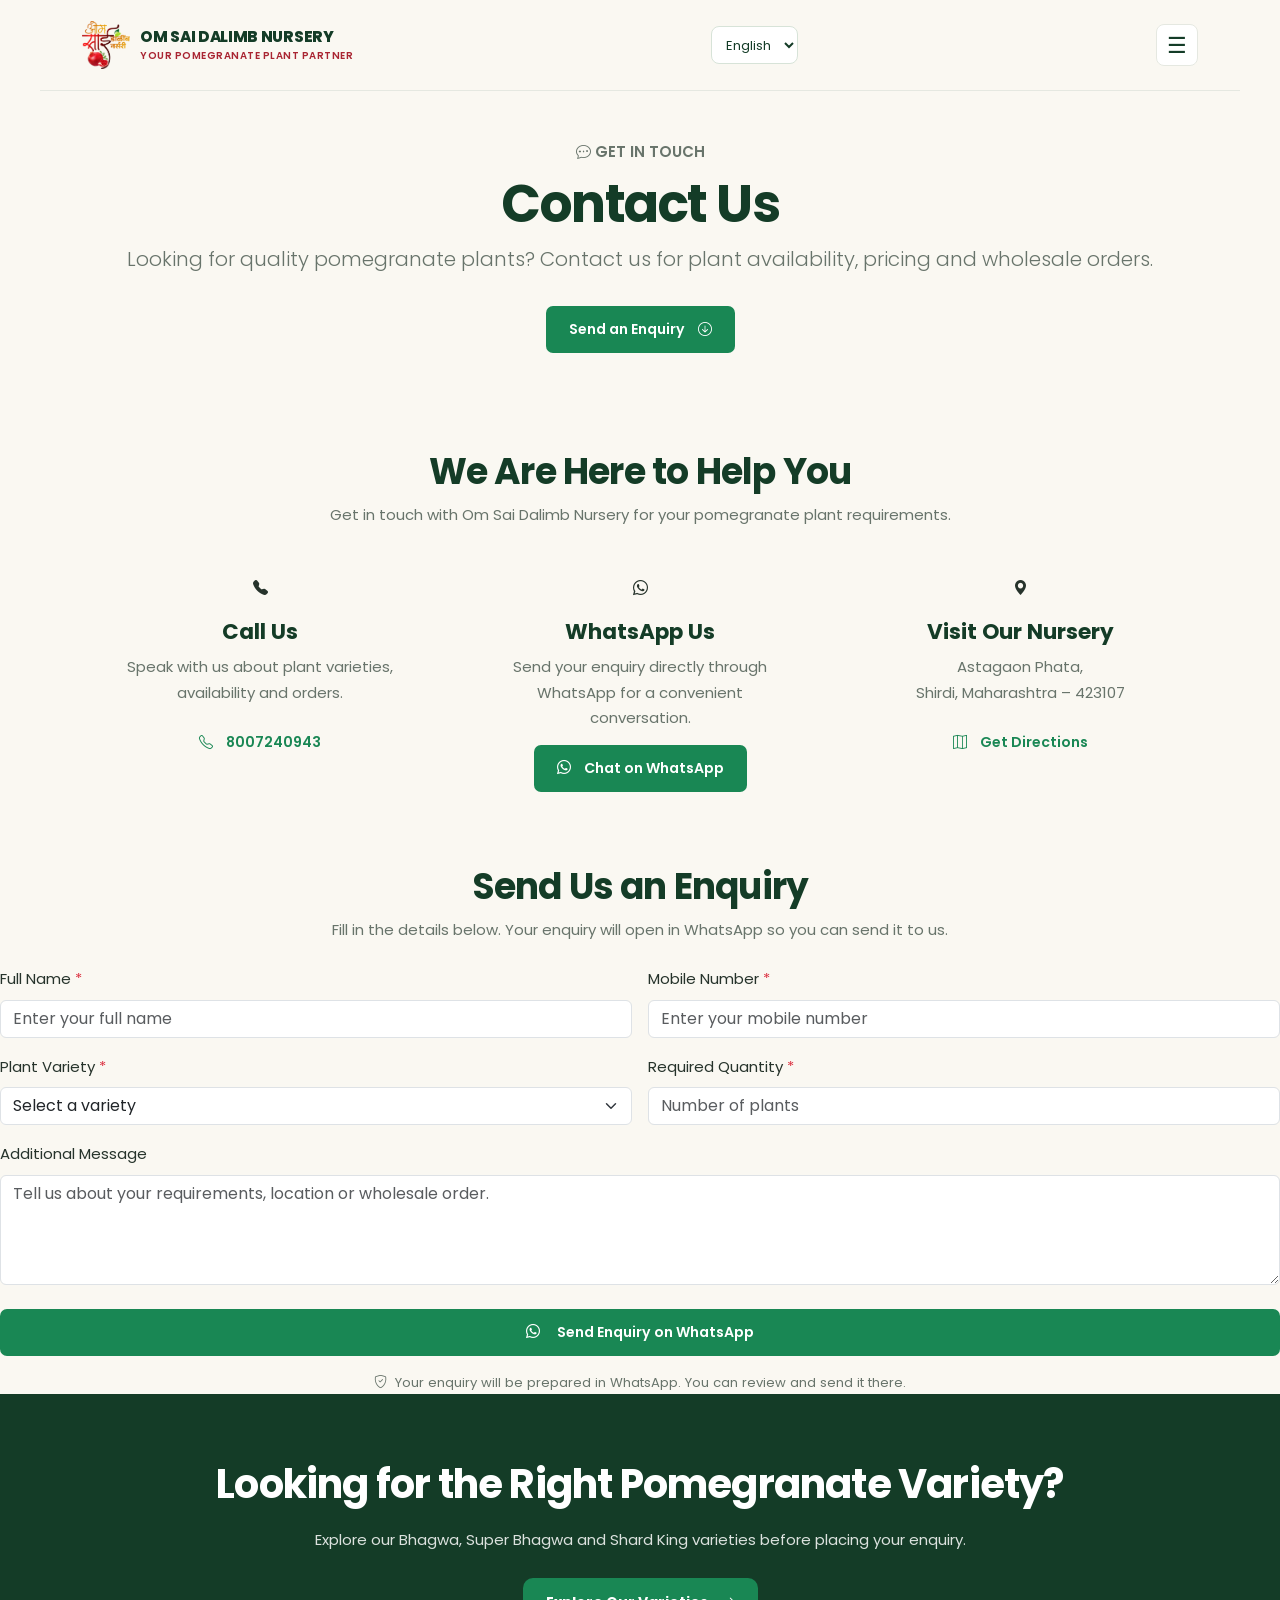
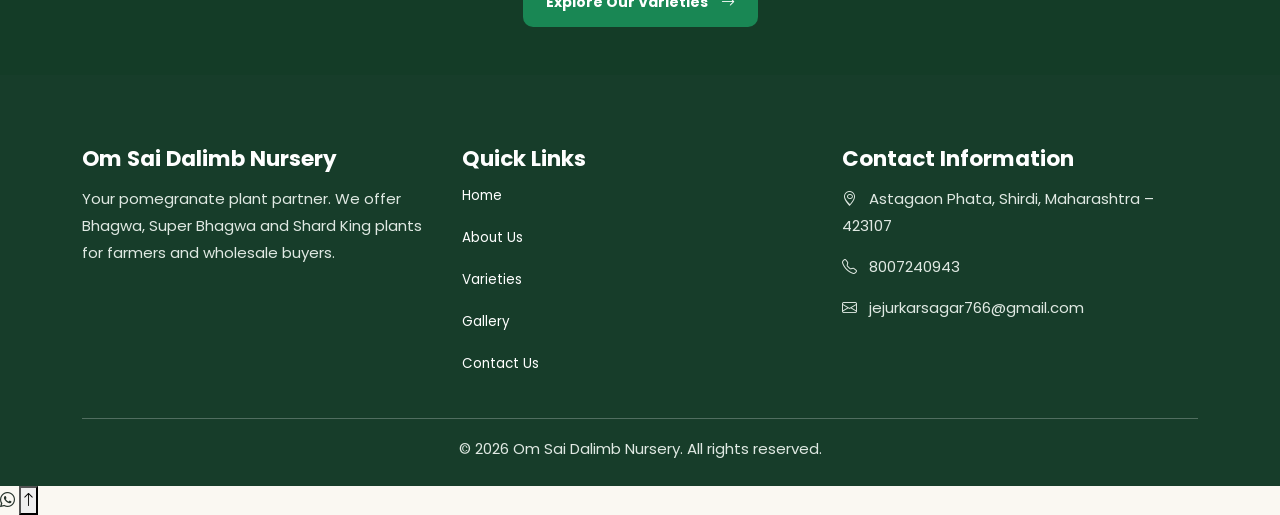
<file: contact.html>
<!DOCTYPE html>
<html lang="en">
<head>
    <meta charset="UTF-8">
    <meta name="viewport" content="width=device-width, initial-scale=1.0">

    <title>Contact Us | Om Sai Dalimb Nursery</title>

    <meta name="description"
          content="Contact Om Sai Dalimb Nursery for quality Bhagwa, Super Bhagwa and Shard King pomegranate plants. Enquire about plant availability, pricing and wholesale orders.">

    <meta name="keywords"
          content="contact pomegranate nursery, Bhagwa plants, pomegranate plants Maharashtra, wholesale pomegranate plants">

    <meta name="theme-color" content="#2E7D32">

    <link rel="icon" href="images/logo/L1.png" type="image/png">

    <!-- Bootstrap CSS -->
    <link
        href="https://cdn.jsdelivr.net/npm/bootstrap@5.3.7/dist/css/bootstrap.min.css"
        rel="stylesheet">

    <!-- Bootstrap Icons -->
    <link
        rel="stylesheet"
        href="https://cdn.jsdelivr.net/npm/bootstrap-icons@1.13.1/font/bootstrap-icons.min.css">

    <!-- Google Fonts -->
    <link rel="preconnect" href="https://fonts.googleapis.com">
    <link rel="preconnect" href="https://fonts.gstatic.com" crossorigin>

    <link
        href="https://fonts.googleapis.com/css2?family=Open+Sans:wght@400;500;600;700&family=Poppins:wght@400;500;600;700&display=swap"
        rel="stylesheet">

    <!-- Website CSS -->
    <link rel="stylesheet" href="css/style.css">

    <!-- Shared website JavaScript -->
    <script src="js/script.js" defer></script>
    <script src="js/language.js" defer></script>
</head>

<body>

    <!-- ==================== HEADER / NAVIGATION ==================== -->

    <header class="navbar">
        <div class="container navbar-inner">

            <a href="index.html"
               class="brand"
               aria-label="Om Sai Dalimb Nursery homepage">

                <img
                    src="images/logo/L1.png"
                    alt="Om Sai Dalimb Nursery logo"
                    onerror="this.style.display='none'"
                    decoding="async">

                <span class="brand-text">
                    <span class="brand-name">
                        OM SAI DALIMB NURSERY
                    </span>

                    <span class="brand-tagline" data-i18n="brandTagline">
                        YOUR POMEGRANATE PLANT PARTNER
                    </span>
                </span>

            </a>

            <nav class="navMenu"
                 id="navMenu"
                 aria-label="Main navigation">

                <a href="index.html" data-i18n="home">Home</a>

                <a href="about.html" data-i18n="about">About Us</a>

                <a href="varieties.html" data-i18n="varieties">Varieties</a>

                <a href="gallery.html" data-i18n="gallery">Gallery</a>

                <a href="contact.html"
                   class="active"
                   aria-current="page"
                   data-i18n="contact">
                    Contact
                </a>

            </nav>

            <select
                class="language-selector"
                data-language-selector
                aria-label="Choose language">

                <option value="en">English</option>
                <option value="mr">मराठी</option>
                <option value="hi">हिंदी</option>

            </select>

            <button
                class="nav-toggle"
                id="navToggle"
                type="button"
                aria-label="Open navigation menu"
                aria-controls="navMenu"
                aria-expanded="false">

                ☰

            </button>

        </div>
    </header>


    <!-- ==================== CONTACT HERO ==================== -->

    <!-- ==================== CONTACT HERO ==================== -->

<section class="contact-hero py-5">
    <div class="container text-center">

        <p class="text-uppercase fw-semibold mb-2">
            <i class="bi bi-chat-dots"></i>
            <span data-i18n="contactHeroEyebrow">Get in Touch</span>
        </p>

        <h1 data-i18n="contactHeroTitle">Contact Us</h1>

        <p class="lead mx-auto" data-i18n="contactHeroDescription">
            Looking for quality pomegranate plants?
            Contact us for plant availability, pricing and wholesale orders.
        </p>

        <a href="#contactForm"
           class="btn btn-success mt-3">
            <span data-i18n="sendEnquiry">Send an Enquiry</span>
            <i class="bi bi-arrow-down-circle ms-1"></i>
        </a>

    </div>
</section>

    <!-- ==================== CONTACT INFORMATION ==================== -->

    <!-- ==================== CONTACT INFORMATION ==================== -->

<section class="contact-section py-5">
    <div class="container">

        <div class="text-center mb-4">
            <h2 data-i18n="contactHelpTitle">We Are Here to Help You</h2>

            <p data-i18n="contactHelpDescription">
                Get in touch with Om Sai Dalimb Nursery for your
                pomegranate plant requirements.
            </p>
        </div>

        <div class="row g-4">

            <!-- Phone -->
            <div class="col-12 col-md-4">
                <div class="contact-info-card h-100 text-center p-4">

                    <div class="contact-icon mb-3">
                        <i class="bi bi-telephone-fill"></i>
                    </div>

                    <h3 data-i18n="callUs">Call Us</h3>

                    <p data-i18n="callUsDescription">
                        Speak with us about plant varieties,
                        availability and orders.
                    </p>

                    <a href="tel:+918007240943"
                       class="btn btn-outline-success">

                        <i class="bi bi-telephone me-1"></i>
                        8007240943

                    </a>

                </div>
            </div>

            <!-- WhatsApp -->
            <div class="col-12 col-md-4">
                <div class="contact-info-card h-100 text-center p-4">

                    <div class="contact-icon mb-3">
                        <i class="bi bi-whatsapp"></i>
                    </div>

                    <h3 data-i18n="whatsappUs">WhatsApp Us</h3>

                    <p data-i18n="whatsappDescription">
                        Send your enquiry directly through WhatsApp
                        for a convenient conversation.
                    </p>

                    <a href="https://wa.me/918007240943"
                       class="btn btn-success"
                       target="_blank"
                       rel="noopener noreferrer">

                        <i class="bi bi-whatsapp me-1"></i>
                        <span data-i18n="chatOnWhatsApp">Chat on WhatsApp</span>

                    </a>

                </div>
            </div>

            <!-- Location -->
            <div class="col-12 col-md-4">
                <div class="contact-info-card h-100 text-center p-4">

                    <div class="contact-icon mb-3">
                        <i class="bi bi-geo-alt-fill"></i>
                    </div>

                    <h3 data-i18n="visitNursery">Visit Our Nursery</h3>

                    <p>
                        Astagaon Phata,<br>
                        Shirdi, Maharashtra – 423107
                    </p>

                    <a href="https://www.google.com/maps/search/?api=1&query=Om+Sai+Dalimb+Nursery+Astagaon+Phata+Shirdi"
                       class="btn btn-outline-success"
                       target="_blank"
                       rel="noopener noreferrer">

                        <i class="bi bi-map me-1"></i>
                        <span data-i18n="getDirections">Get Directions</span>

                    </a>

                </div>
            </div>

        </div>
    </div>
</section>

    <!-- ==================== ENQUIRY FORM ==================== -->
<div class="text-center mb-4">

    <h2 data-i18n="sendUsEnquiry">Send Us an Enquiry</h2>

    <p data-i18n="enquiryFormDescription">
        Fill in the details below. Your enquiry
        will open in WhatsApp so you can send it to us.
    </p>

</div>

<form id="enquiryForm">

    <div class="row g-3">

        <!-- Customer Name -->
        <div class="col-12 col-md-6">

            <label for="customerName" class="form-label">
                <span data-i18n="fullName">Full Name</span>
                <span class="text-danger">*</span>
            </label>

            <input
                type="text"
                class="form-control"
                id="customerName"
                name="customerName"
                placeholder="Enter your full name"
                data-i18n-placeholder="fullNamePlaceholder"
                autocomplete="name"
                maxlength="100"
                required>

        </div>

        <!-- Phone Number -->
        <div class="col-12 col-md-6">

            <label for="customerPhone" class="form-label">
                <span data-i18n="mobileNumber">Mobile Number</span>
                <span class="text-danger">*</span>
            </label>

            <input
                type="tel"
                class="form-control"
                id="customerPhone"
                name="customerPhone"
                placeholder="Enter your mobile number"
                data-i18n-placeholder="mobilePlaceholder"
                autocomplete="tel"
                inputmode="tel"
                maxlength="15"
                pattern="[+]?[0-9 ()-]{10,15}"
                title="Enter a valid mobile number."
                data-i18n-title="validMobileTitle"
                required>

        </div>

        <!-- Plant Variety -->
        <div class="col-12 col-md-6">

            <label for="plantVariety" class="form-label">
                <span data-i18n="plantVariety">Plant Variety</span>
                <span class="text-danger">*</span>
            </label>

            <select
                class="form-select"
                id="plantVariety"
                name="plantVariety"
                required>

                <option value="" data-i18n="selectVariety">
                    Select a variety
                </option>

                <option value="Bhagwa">Bhagwa</option>

                <option value="Super Bhagwa">Super Bhagwa</option>

                <option value="Shard King">Shard King</option>

                <option value="Multiple Varieties"
                        data-i18n="multipleVarieties">
                    Multiple Varieties
                </option>

                <option value="Other"
                        data-i18n="otherNeedGuidance">
                    Other / Need Guidance
                </option>

            </select>

        </div>

        <!-- Quantity -->
        <div class="col-12 col-md-6">

            <label for="plantQuantity" class="form-label">
                <span data-i18n="requiredQuantity">Required Quantity</span>
                <span class="text-danger">*</span>
            </label>

            <input
                type="number"
                class="form-control"
                id="plantQuantity"
                name="plantQuantity"
                placeholder="Number of plants"
                data-i18n-placeholder="quantityPlaceholder"
                min="1"
                max="10000000"
                step="1"
                required>

        </div>

        <!-- Message -->
        <div class="col-12">

            <label for="customerMessage" class="form-label"
                   data-i18n="additionalMessage">
                Additional Message
            </label>

            <textarea
                class="form-control"
                id="customerMessage"
                name="customerMessage"
                rows="4"
                maxlength="1000"
                placeholder="Tell us about your requirements, location or wholesale order."
                data-i18n-placeholder="messagePlaceholder"></textarea>

        </div>

        <!-- Submit Button -->
        <div class="col-12 text-center mt-4">

            <button
                type="submit"
                class="btn btn-success btn-lg w-100">

                <i class="bi bi-whatsapp me-2"></i>

                <span data-i18n="sendEnquiryWhatsApp">
                    Send Enquiry on WhatsApp
                </span>

            </button>

            <p class="small mt-3 mb-0">
                <i class="bi bi-shield-check me-1"></i>

                <span data-i18n="whatsappPrivacyNote">
                    Your enquiry will be prepared in WhatsApp.
                    You can review and send it there.
                </span>
            </p>

        </div>

    </div>

</form>
    <!-- ==================== VARIETY REMINDER ==================== -->

    <section class="contact-cta py-5">
    <div class="container text-center">

        <h2 data-i18n="rightVarietyTitle">
            Looking for the Right Pomegranate Variety?
        </h2>

        <p class="mx-auto" data-i18n="rightVarietyDescription">
            Explore our Bhagwa, Super Bhagwa and Shard King varieties
            before placing your enquiry.
        </p>

        <a href="varieties.html" class="btn btn-success">
            <span data-i18n="exploreOurVarieties">
                Explore Our Varieties
            </span>

            <i class="bi bi-arrow-right ms-1"></i>
        </a>

    </div>
</section>


    <!-- ==================== FOOTER ==================== -->

    <footer class="site-footer">
        <div class="container py-4">

            <div class="row g-4">

                <!-- Nursery Details -->
                <div class="col-12 col-md-4">

                    <h3>Om Sai Dalimb Nursery</h3>

                    <p>
                        Your pomegranate plant partner. We offer Bhagwa,
                        Super Bhagwa and Shard King plants for farmers
                        and wholesale buyers.
                    </p>

                </div>


                <!-- Quick Links -->
                <div class="col-6 col-md-4">

                    <h3>Quick Links</h3>

                    <ul class="footer-links list-unstyled">

                        <li>
                            <a href="index.html">Home</a>
                        </li>

                        <li>
                            <a href="about.html">About Us</a>
                        </li>

                        <li>
                            <a href="varieties.html">Varieties</a>
                        </li>

                        <li>
                            <a href="gallery.html">Gallery</a>
                        </li>

                        <li>
                            <a href="contact.html">Contact Us</a>
                        </li>

                    </ul>

                </div>


                <!-- Contact Details -->
                <div class="col-12 col-md-4">

                    <h3>Contact Information</h3>

                    <p>
                        <i class="bi bi-geo-alt me-2"></i>
                        Astagaon Phata, Shirdi, Maharashtra – 423107
                    </p>

                    <p>
                        <i class="bi bi-telephone me-2"></i>
                        <a href="tel:+918007240943">8007240943</a>
                    </p>

                    <p>
                        <i class="bi bi-envelope me-2"></i>
                        <a href="mailto:jejurkarsagar766@gmail.com">
                            jejurkarsagar766@gmail.com
                        </a>
                    </p>

                </div>

            </div>

            <hr>

            <div class="text-center">

                <p class="mb-0">
                    &copy; <span id="currentYear"></span>
                    Om Sai Dalimb Nursery. All rights reserved.
                </p>

            </div>

        </div>
    </footer>


    <!-- ==================== FLOATING WHATSAPP BUTTON ==================== -->

    <a
        href="https://wa.me/918007240943"
        class="floating-whatsapp"
        target="_blank"
        rel="noopener noreferrer"
        aria-label="Contact Om Sai Dalimb Nursery on WhatsApp">

        <i class="bi bi-whatsapp"></i>

    </a>


    <!-- ==================== BACK TO TOP BUTTON ==================== -->

    <button
        type="button"
        id="backToTop"
        class="back-to-top"
        aria-label="Back to top">

        <i class="bi bi-arrow-up"></i>

    </button>


    <!-- ==================== BOOTSTRAP JS ==================== -->

    <script
        src="https://cdn.jsdelivr.net/npm/bootstrap@5.3.7/dist/js/bootstrap.bundle.min.js">
    </script>


    <!-- ==================== CONTACT FORM FUNCTIONALITY ==================== -->

    <script>
        (function () {
            const enquiryForm = document.getElementById("enquiryForm");
            const formMessage = document.getElementById("formMessage");

            if (!enquiryForm) return;

            enquiryForm.addEventListener("submit", function (event) {
                event.preventDefault();

                if (!enquiryForm.checkValidity()) {
                    enquiryForm.reportValidity();
                    return;
                }

                const customerName =
                    document.getElementById("customerName").value.trim();

                const customerPhone =
                    document.getElementById("customerPhone").value.trim();

                const plantVariety =
                    document.getElementById("plantVariety").value;

                const plantQuantity =
                    document.getElementById("plantQuantity").value;

                const customerMessage =
                    document.getElementById("customerMessage").value.trim();

                const quantity = Number(plantQuantity);

                if (!Number.isSafeInteger(quantity) || quantity < 1) {
                    formMessage.textContent =
                        "Please enter a valid quantity of plants.";

                    formMessage.className = "mt-3 text-danger";
                    return;
                }

                const whatsappMessage = [
                    "Hello Om Sai Dalimb Nursery!",
                    "",
                    "I would like to enquire about pomegranate plants.",
                    "",
                    "Name: " + customerName,
                    "Mobile Number: " + customerPhone,
                    "Plant Variety: " + plantVariety,
                    "Required Quantity: " + quantity + " plants",
                    "Additional Message: " +
                        (customerMessage || "No additional message"),
                    "",
                    "Please share the availability and pricing details.",
                    "",
                    "Thank you."
                ].join("\n");

                const whatsappURL =
                    "https://wa.me/918007240943?text=" +
                    encodeURIComponent(whatsappMessage);

                formMessage.textContent =
                    "Opening WhatsApp. Please review your enquiry and press Send.";

                formMessage.className = "mt-3 text-success";

                const whatsappWindow = window.open(
                    whatsappURL,
                    "_blank",
                    "noopener,noreferrer"
                );

                if (!whatsappWindow) {
                    window.location.href = whatsappURL;
                }
            });
        })();
    </script>


    <!-- ==================== NAVIGATION FUNCTIONALITY ==================== -->

    <script>
        (function () {
            const navToggle = document.getElementById("navToggle");
            const navMenu = document.getElementById("navMenu");

            if (navToggle && navMenu) {
                function closeMenu() {
                    navMenu.classList.remove("show");

                    navToggle.setAttribute("aria-expanded", "false");
                    navToggle.setAttribute(
                        "aria-label",
                        "Open navigation menu"
                    );

                    navToggle.textContent = "☰";
                }

                navToggle.addEventListener("click", function () {
                    const isOpen = navMenu.classList.toggle("show");

                    navToggle.setAttribute(
                        "aria-expanded",
                        String(isOpen)
                    );

                    navToggle.setAttribute(
                        "aria-label",
                        isOpen
                            ? "Close navigation menu"
                            : "Open navigation menu"
                    );

                    navToggle.textContent = isOpen ? "✕" : "☰";
                });

                navMenu.querySelectorAll("a").forEach(function (link) {
                    link.addEventListener("click", closeMenu);
                });

                document.addEventListener("click", function (event) {
                    if (
                        !navMenu.contains(event.target) &&
                        !navToggle.contains(event.target)
                    ) {
                        closeMenu();
                    }
                });

                window.addEventListener("resize", function () {
                    if (window.innerWidth > 768) {
                        closeMenu();
                    }
                });
            }

            const yearElement = document.getElementById("currentYear");

            if (yearElement) {
                yearElement.textContent = new Date().getFullYear();
            }

            const backToTop = document.getElementById("backToTop");

            if (backToTop) {
                function updateBackToTop() {
                    backToTop.classList.toggle(
                        "show",
                        window.scrollY > 300
                    );
                }

                window.addEventListener("scroll", updateBackToTop, {
                    passive: true
                });

                updateBackToTop();

                backToTop.addEventListener("click", function () {
                    window.scrollTo({
                        top: 0,
                        behavior: "smooth"
                    });
                });
            }
        })();
    </script>

</body>
</html>
</file>
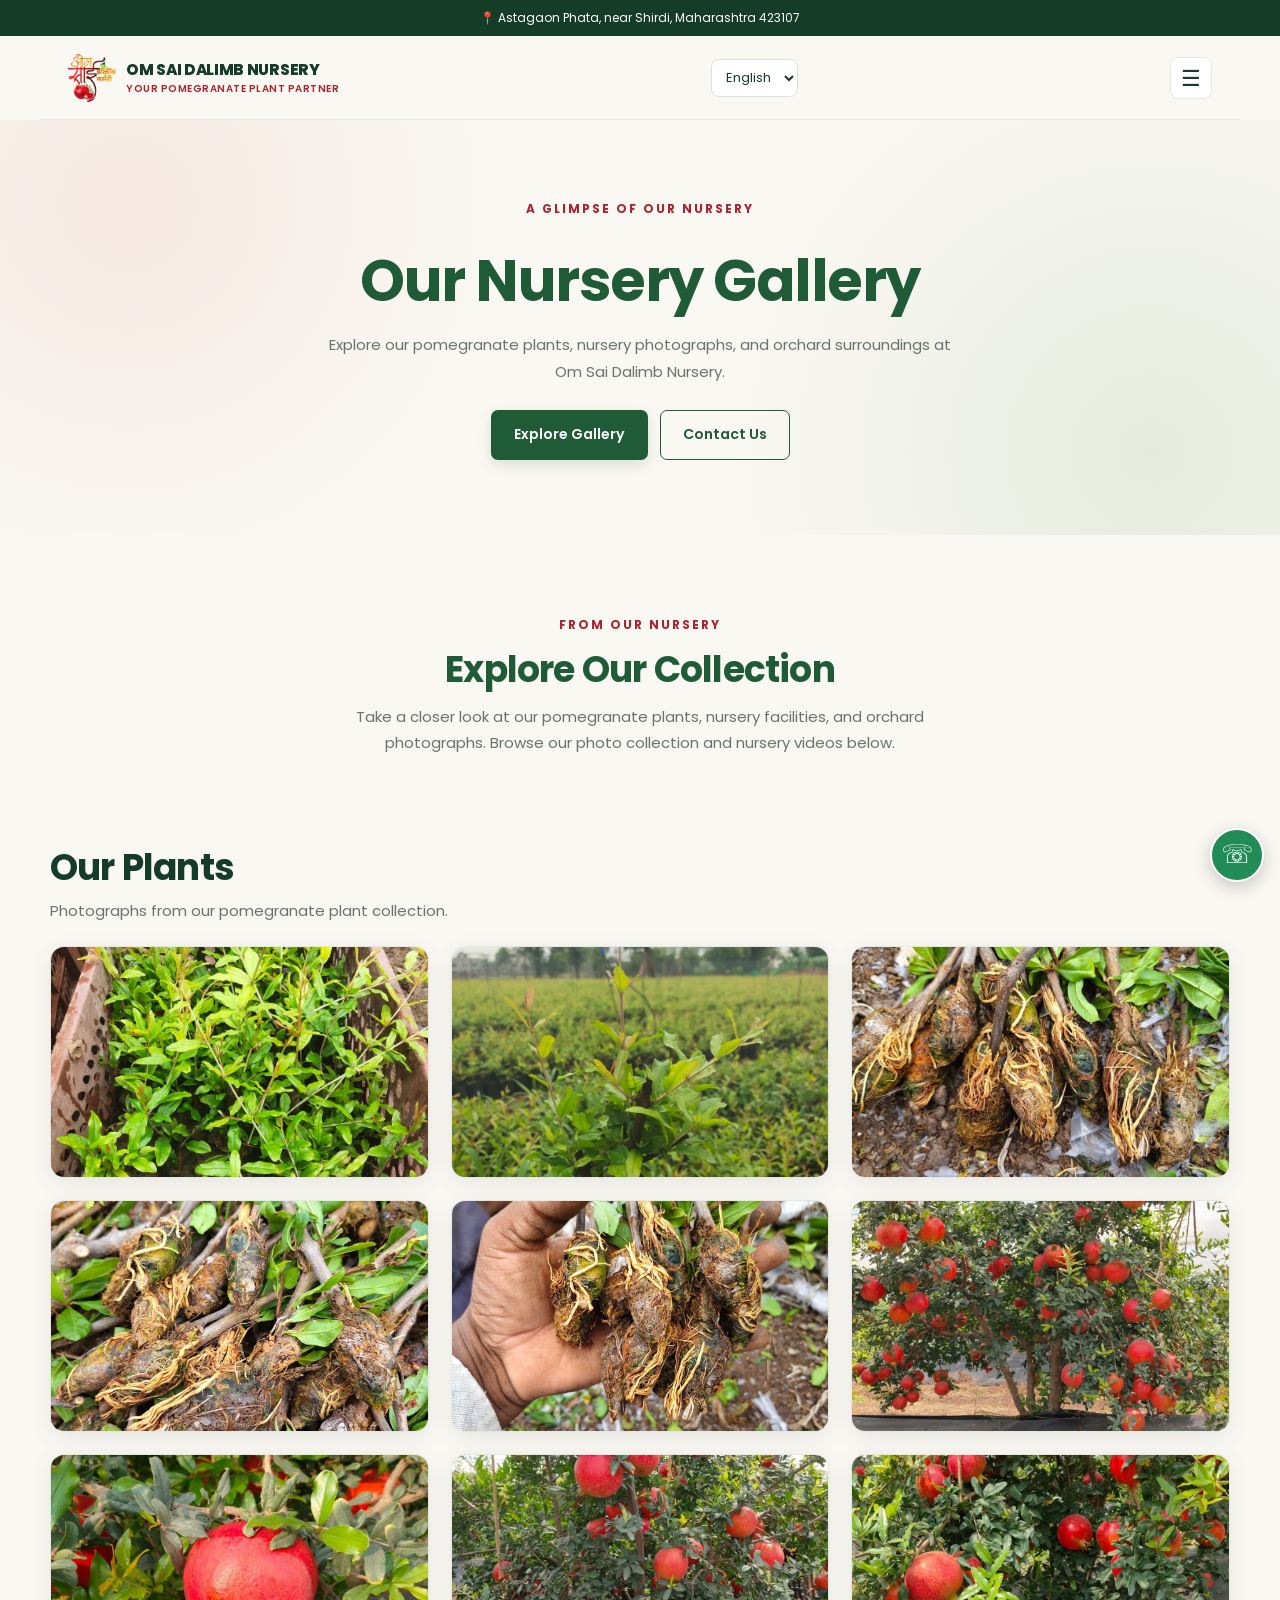
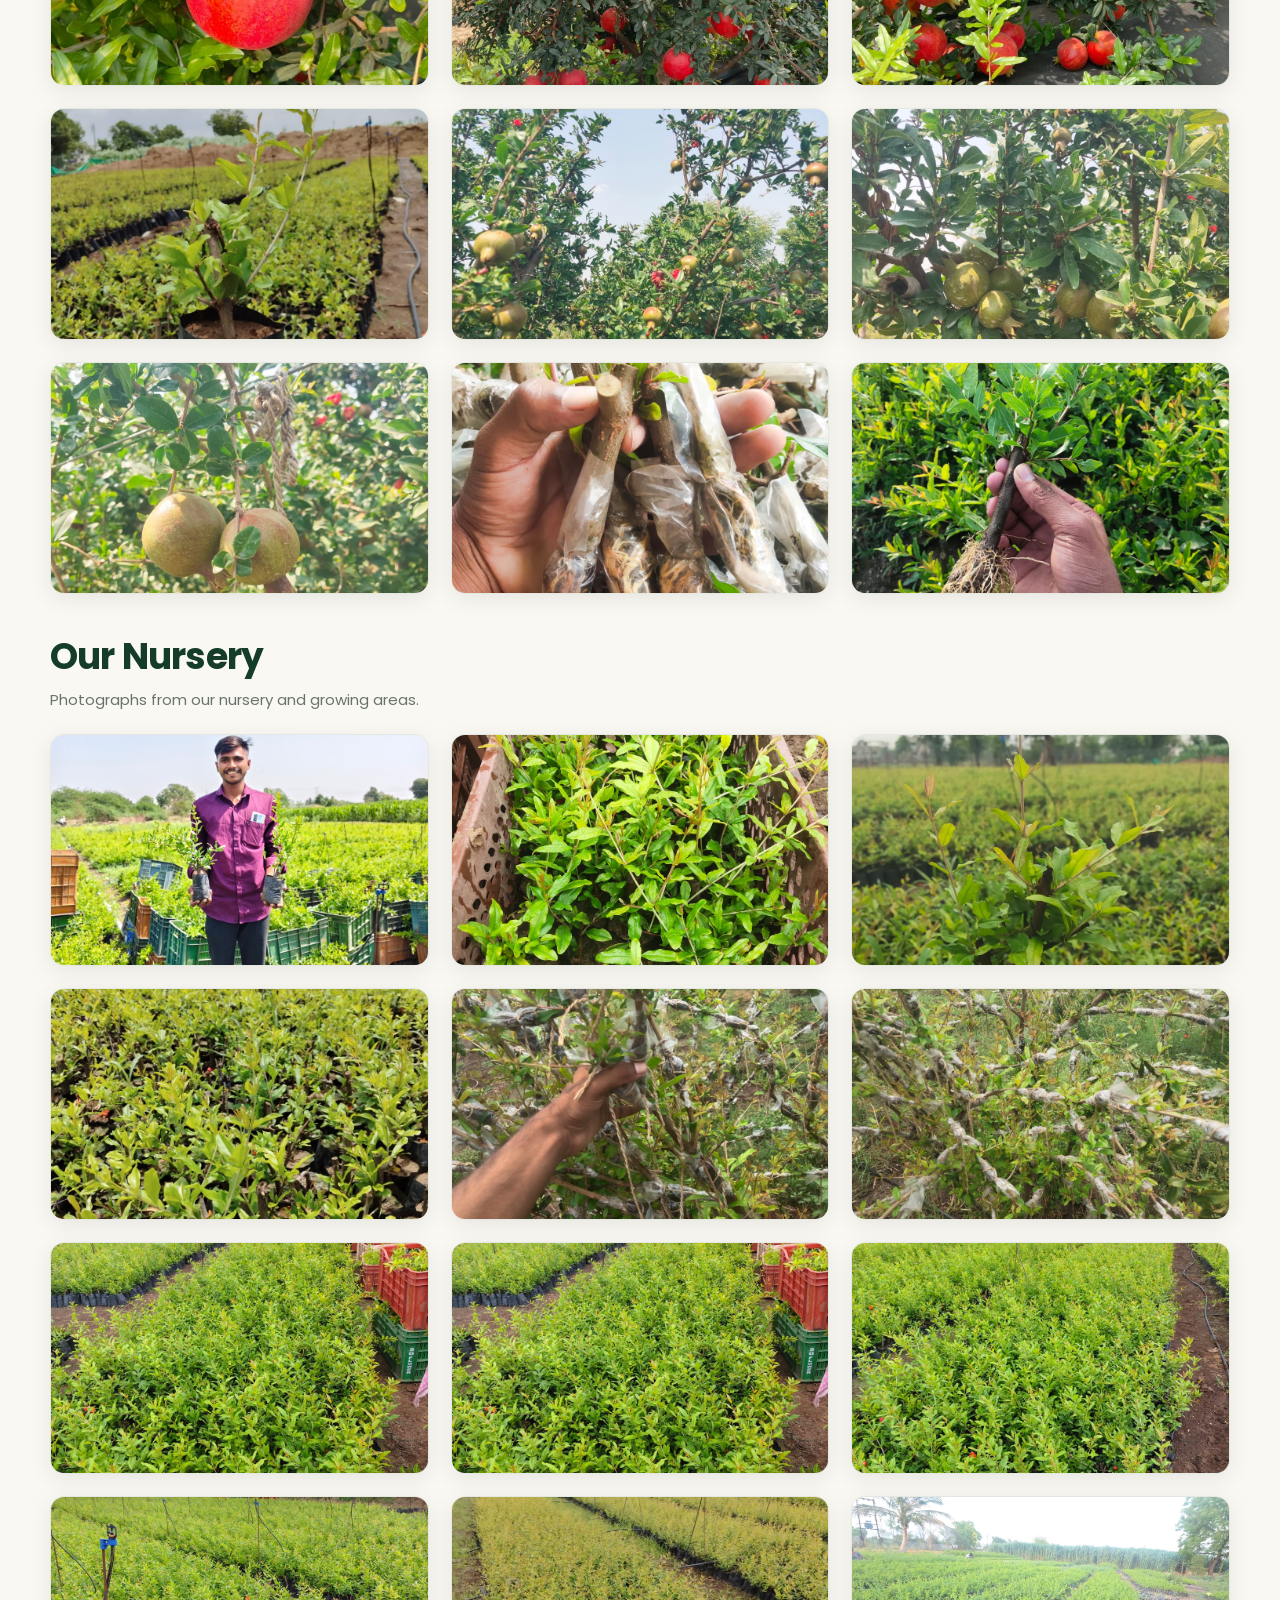
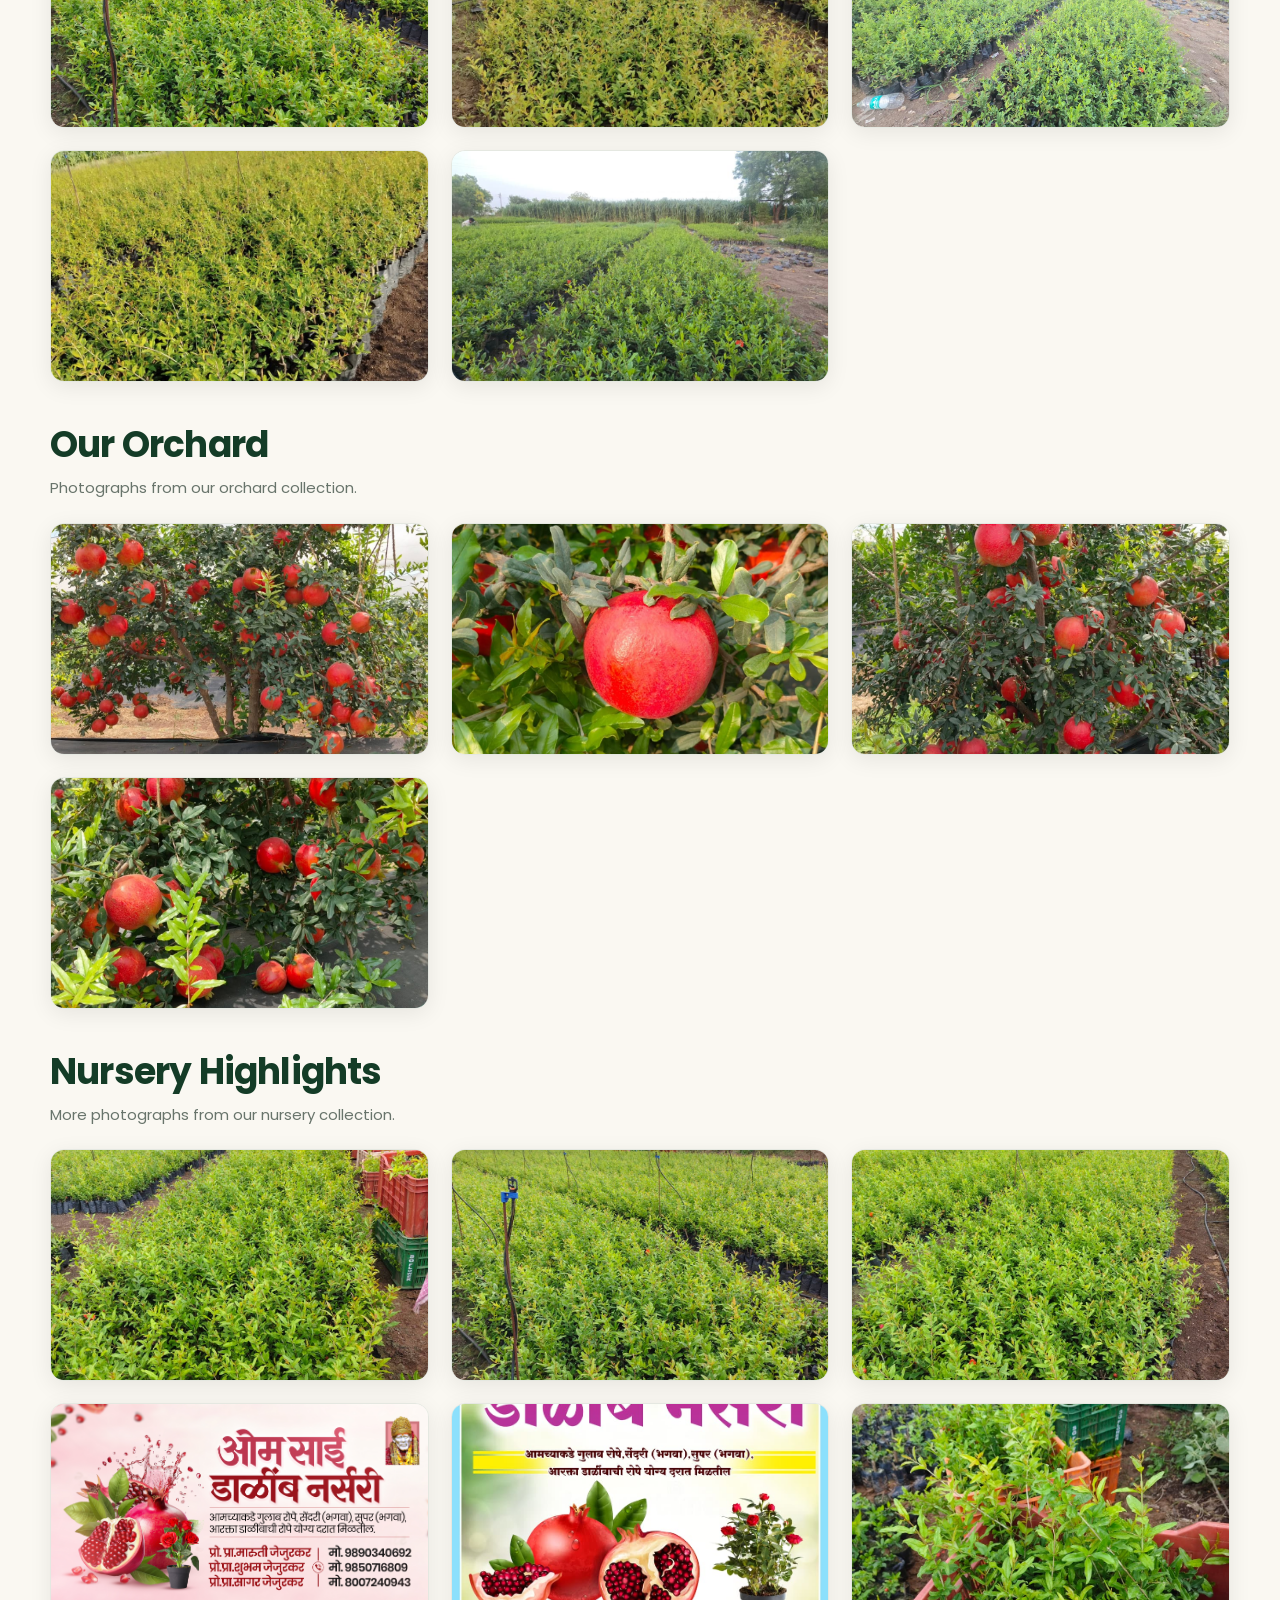
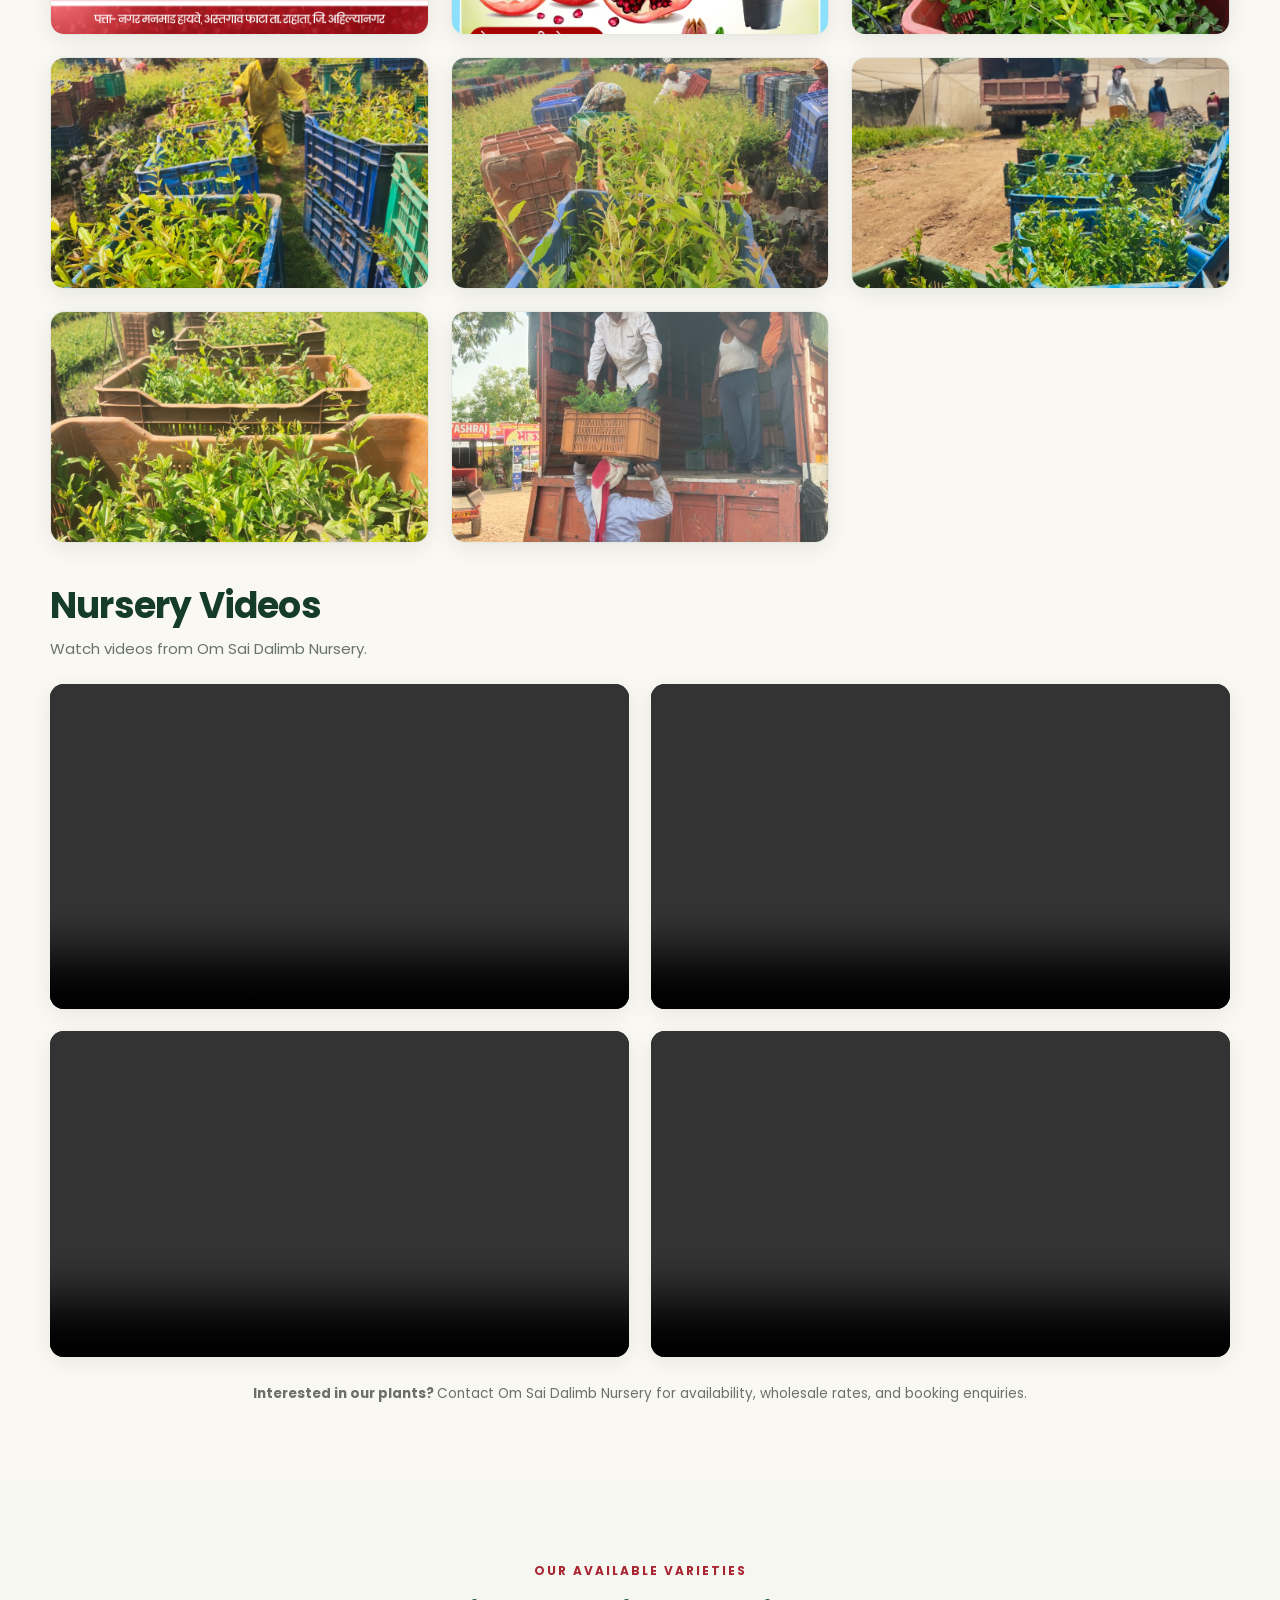
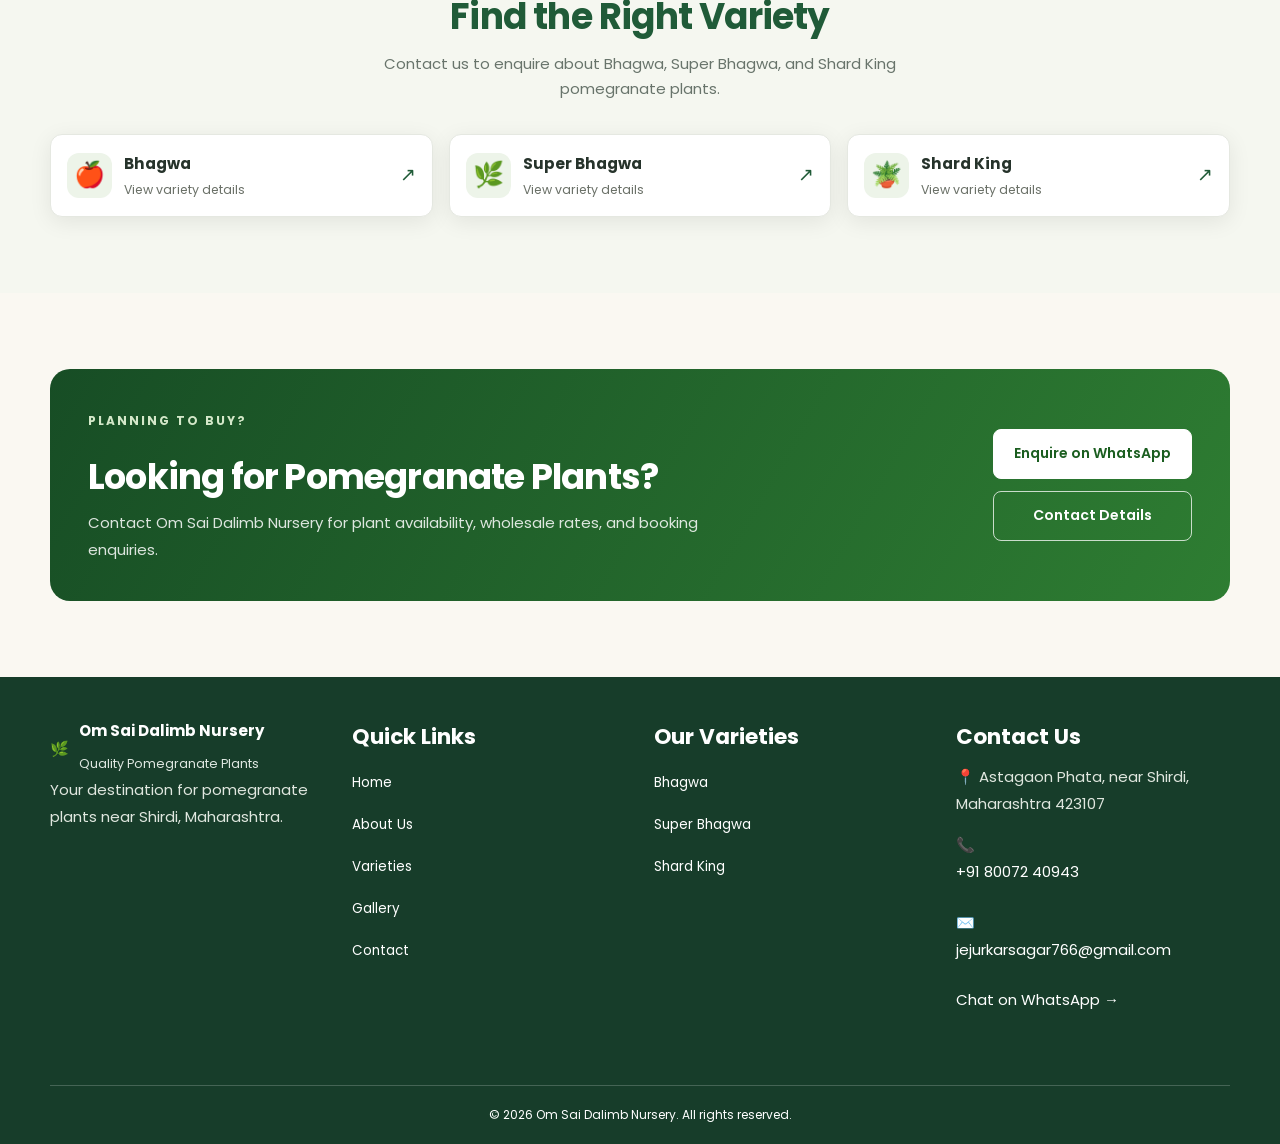
<file: gallery.html>
<!DOCTYPE html>
<html lang="en">

<head>
    <meta charset="UTF-8">
    <meta name="viewport" content="width=device-width, initial-scale=1.0">

    <title>Gallery | Om Sai Dalimb Nursery</title>

    <meta name="description"
        content="Explore photographs and videos of pomegranate plants and nursery activities at Om Sai Dalimb Nursery near Shirdi, Maharashtra.">

    <meta name="theme-color" content="#143c27">

    <link rel="stylesheet" href="css/style.css">

    <link rel="preconnect" href="https://fonts.googleapis.com">
    <link rel="preconnect" href="https://fonts.gstatic.com" crossorigin>

    <link href="https://fonts.googleapis.com/css2?family=Poppins:wght@400;500;600;700;800&display=swap"
        rel="stylesheet">

    <style>
        .gallery-intro .section-heading {
            max-width: 760px;
            margin: 0 auto;
        }

        .gallery-main .nursery-gallery-grid {
            display: grid;
            grid-template-columns: repeat(3, minmax(0, 1fr));
            gap: 22px;
        }

        .nursery-gallery-card {
            min-width: 0;
            overflow: hidden;
            border-radius: 14px;
            background: #fff;
            box-shadow: 0 5px 22px rgba(0, 0, 0, 0.08);
        }

        .gallery-image {
            width: 100%;
            height: 230px;
            overflow: hidden;
            background: #f1f4ed;
        }

        .gallery-image img {
            display: block;
            width: 100%;
            height: 100%;
            object-fit: cover;
            transition: transform 0.35s ease;
        }

        .nursery-gallery-card:hover .gallery-image img {
            transform: scale(1.04);
        }

        .gallery-section-heading {
            margin: 40px 0 22px;
        }

        .gallery-section-heading h2 {
            margin-bottom: 8px;
        }

        .gallery-section-heading p {
            margin: 0;
        }

        .gallery-video-grid {
            display: grid;
            grid-template-columns: repeat(2, minmax(0, 1fr));
            gap: 22px;
        }

        .gallery-video-card {
            min-width: 0;
            overflow: hidden;
            border-radius: 14px;
            background: #fff;
            box-shadow: 0 5px 22px rgba(0, 0, 0, 0.08);
        }

        .gallery-video-card video {
            display: block;
            width: 100%;
            aspect-ratio: 16 / 9;
            object-fit: contain;
            background: #111;
        }

        .gallery-note {
            margin-top: 25px;
            line-height: 1.7;
        }

        .gallery-variety-links {
            display: grid;
            grid-template-columns: repeat(3, minmax(0, 1fr));
            gap: 16px;
        }

        .gallery-variety-link {
            display: flex;
            align-items: center;
            gap: 12px;
            min-width: 0;
            padding: 16px;
            border-radius: 12px;
            text-decoration: none;
            background: #fff;
            box-shadow: 0 5px 22px rgba(0, 0, 0, 0.08);
        }

        .gallery-variety-link > span:nth-child(2) {
            flex: 1;
            min-width: 0;
        }

        .gallery-variety-link strong,
        .gallery-variety-link small {
            display: block;
        }

        .gallery-variety-link small {
            margin-top: 5px;
        }

        .gallery-variety-icon {
            font-size: 25px;
            flex-shrink: 0;
        }

        .gallery-link-arrow {
            flex-shrink: 0;
        }

        .gallery-cta-box {
            display: flex;
            align-items: center;
            justify-content: space-between;
            gap: 24px;
            flex-wrap: wrap;
        }

        .gallery-cta-content {
            flex: 1;
            min-width: 0;
        }

        .gallery-cta-actions {
            display: flex;
            flex-wrap: wrap;
            gap: 12px;
        }

        @media (max-width: 900px) {
            .gallery-main .nursery-gallery-grid {
                grid-template-columns: repeat(2, minmax(0, 1fr));
                gap: 16px;
            }

            .gallery-image {
                height: 210px;
            }

            .gallery-variety-links {
                grid-template-columns: 1fr;
            }
        }

        @media (max-width: 600px) {
            .gallery-main .nursery-gallery-grid {
                grid-template-columns: repeat(2, minmax(0, 1fr));
                gap: 10px;
            }

            .gallery-image {
                height: 145px;
            }

            .gallery-video-grid {
                grid-template-columns: 1fr;
                gap: 16px;
            }

            .gallery-section-heading {
                margin-top: 30px;
            }

            .gallery-cta-box {
                align-items: flex-start;
                flex-direction: column;
            }

            .gallery-cta-actions {
                width: 100%;
            }

            .gallery-cta-actions .btn {
                max-width: 100%;
            }

            .gallery-variety-link {
                padding: 12px;
            }
        }
    </style>
</head>

<body>

    <!-- LOCATION BAR -->
    <div class="topbar">
        <div class="container topbar-inner">
            <p data-i18n="location">
                📍 Astagaon Phata, near Shirdi, Maharashtra 423107
            </p>
        </div>
    </div>

    <!-- NAVIGATION -->
    <header class="navbar">
        <div class="container navbar-inner">

            <a href="index.html"
                class="brand"
                aria-label="Om Sai Dalimb Nursery homepage">

                <img src="images/logo/L1.png"
                    alt="Om Sai Dalimb Nursery logo"
                    onerror="this.style.display='none'"
                    decoding="async">

                <span class="brand-text">
                    <span class="brand-name">OM SAI DALIMB NURSERY</span>

                    <span class="brand-tagline" data-i18n="brandTagline">
                        YOUR POMEGRANATE PLANT PARTNER
                    </span>
                </span>
            </a>

            <nav class="navMenu" id="navMenu" aria-label="Main navigation">

                <a href="index.html" data-i18n="home">Home</a>
                <a href="about.html" data-i18n="about">About Us</a>
                <a href="varieties.html" data-i18n="varieties">Varieties</a>

                <a href="gallery.html"
                    class="active"
                    aria-current="page"
                    data-i18n="gallery">Gallery</a>

                <a href="contact.html" data-i18n="contact">Contact</a>

            </nav>

            <select class="language-selector"
                data-language-selector
                aria-label="Choose language">

                <option value="en">English</option>
                <option value="mr">मराठी</option>
                <option value="hi">हिन्दी</option>

            </select>

            <button class="nav-toggle"
                id="navToggle"
                type="button"
                aria-label="Open navigation menu"
                aria-controls="navMenu"
                aria-expanded="false">
                ☰
            </button>

        </div>
    </header>

    <main>

        <!-- PAGE HERO -->
        <section class="page-hero gallery-hero">
            <div class="container">

                <span class="eyebrow" data-i18n="galleryEyebrow">
                    A Glimpse of Our Nursery
                </span>

                <h1>
                    <span data-i18n="ourNursery">Our Nursery</span>
                    <span data-i18n="gallery">Gallery</span>
                </h1>

                <p data-i18n="galleryHeroDescription">
                    Explore our pomegranate plants, nursery photographs,
                    and orchard surroundings at Om Sai Dalimb Nursery.
                </p>

                <div class="hero-actions">

                    <a href="#gallery-grid"
                        class="btn btn-primary"
                        data-i18n="exploreGallery">
                        Explore Gallery
                    </a>

                    <a href="https://wa.me/918007240943"
                        class="btn btn-outline"
                        target="_blank"
                        rel="noopener noreferrer"
                        data-i18n="contactUs">
                        Contact Us
                    </a>

                </div>

            </div>
        </section>

        <!-- GALLERY INTRODUCTION -->
        <section class="section gallery-intro">
            <div class="container">

                <div class="section-heading">

                    <span class="eyebrow" data-i18n="fromOurNursery">
                        From Our Nursery
                    </span>

                    <h2>
                        <span data-i18n="exploreOur">Explore Our</span>
                        <span data-i18n="collection">Collection</span>
                    </h2>

                    <p data-i18n="galleryIntroduction">
                        Take a closer look at our pomegranate plants,
                        nursery facilities, and orchard photographs.
                        Browse our photo collection and nursery videos below.
                    </p>

                </div>
            </div>
        </section>

        <!-- GALLERY COLLECTIONS -->
        <section class="section gallery-main" id="gallery-grid">
            <div class="container">

                <!-- PLANTS -->
                <div class="gallery-section-heading">
                    <h2>
                        <span data-i18n="our">Our</span>
                        <span data-i18n="plants">Plants</span>
                    </h2>

                    <p data-i18n="plantCollectionDescription">
                        Photographs from our pomegranate plant collection.
                    </p>
                </div>

                <div class="nursery-gallery-grid">

                    <article class="nursery-gallery-card">
                        <div class="gallery-image">
                            <img src="images/plants/p1.jpeg" alt="Pomegranate plant photograph 1" loading="lazy">
                        </div>
                    </article>

                    <article class="nursery-gallery-card">
                        <div class="gallery-image">
                            <img src="images/plants/p2.jpeg" alt="Pomegranate plant photograph 2" loading="lazy">
                        </div>
                    </article>

                    <article class="nursery-gallery-card">
                        <div class="gallery-image">
                            <img src="images/plants/p3.jpeg" alt="Pomegranate plant photograph 3" loading="lazy">
                        </div>
                    </article>

                    <article class="nursery-gallery-card">
                        <div class="gallery-image">
                            <img src="images/plants/p4.jpeg" alt="Pomegranate plant photograph 4" loading="lazy">
                        </div>
                    </article>

                    <article class="nursery-gallery-card">
                        <div class="gallery-image">
                            <img src="images/plants/p5.jpeg" alt="Pomegranate plant photograph 5" loading="lazy">
                        </div>
                    </article>

                    <article class="nursery-gallery-card">
                        <div class="gallery-image">
                            <img src="images/plants/p6.jpeg" alt="Pomegranate plant photograph 6" loading="lazy">
                        </div>
                    </article>

                    <article class="nursery-gallery-card">
                        <div class="gallery-image">
                            <img src="images/plants/p7.jpeg" alt="Pomegranate plant photograph 7" loading="lazy">
                        </div>
                    </article>

                    <article class="nursery-gallery-card">
                        <div class="gallery-image">
                            <img src="images/plants/p13.jpeg" alt="Pomegranate plant photograph 13" loading="lazy">
                        </div>
                    </article>

                    <article class="nursery-gallery-card">
                        <div class="gallery-image">
                            <img src="images/plants/p14.jpeg" alt="Pomegranate plant photograph 14" loading="lazy">
                        </div>
                    </article>

                    <article class="nursery-gallery-card">
                        <div class="gallery-image">
                            <img src="images/plants/p15.jpeg" alt="Pomegranate plant photograph 15" loading="lazy">
                        </div>
                    </article>

                    <article class="nursery-gallery-card">
                        <div class="gallery-image">
                            <img src="images/plants/p16.jpeg" alt="Pomegranate plant photograph 16" loading="lazy">
                        </div>
                    </article>

                    <article class="nursery-gallery-card">
                        <div class="gallery-image">
                            <img src="images/plants/p17.jpeg" alt="Pomegranate plant photograph 17" loading="lazy">
                        </div>
                    </article>

                    <article class="nursery-gallery-card">
                        <div class="gallery-image">
                            <img src="images/plants/p18.jpeg" alt="Pomegranate plant photograph 18" loading="lazy">
                        </div>
                    </article>

                    <article class="nursery-gallery-card">
                        <div class="gallery-image">
                            <img src="images/plants/p19.jpeg" alt="Pomegranate plant photograph 19" loading="lazy">
                        </div>
                    </article>

                    <article class="nursery-gallery-card">
                        <div class="gallery-image">
                            <img src="images/plants/p20.jpeg" alt="Pomegranate plant photograph 20" loading="lazy">
                        </div>
                    </article>

                </div>

                <!-- NURSERY PHOTOGRAPHS -->
                <div class="gallery-section-heading">
                    <h2>
                        <span data-i18n="our">Our</span>
                        <span data-i18n="nursery">Nursery</span>
                    </h2>

                    <p data-i18n="nurseryPhotographsDescription">
                        Photographs from our nursery and growing areas.
                    </p>
                </div>

                <div class="nursery-gallery-grid">

            

                    <article class="nursery-gallery-card">
                        <div class="gallery-image">
                            <img src="images/nursery/n2.jpeg" alt="Nursery photograph 2" loading="lazy">
                        </div>
                    </article>

                    <article class="nursery-gallery-card">
                        <div class="gallery-image">
                            <img src="images/nursery/n3.jpeg" alt="Nursery photograph 3" loading="lazy">
                        </div>
                    </article>

                    <article class="nursery-gallery-card">
                        <div class="gallery-image">
                            <img src="images/nursery/n4.jpeg" alt="Nursery photograph 4" loading="lazy">
                        </div>
                    </article>

                    <article class="nursery-gallery-card">
                        <div class="gallery-image">
                            <img src="images/nursery/n5.jpeg" alt="Nursery photograph 5" loading="lazy">
                        </div>
                    </article>

                    <article class="nursery-gallery-card">
                        <div class="gallery-image">
                            <img src="images/nursery/n6.jpeg" alt="Nursery photograph 6" loading="lazy">
                        </div>
                    </article>

                    <article class="nursery-gallery-card">
                        <div class="gallery-image">
                            <img src="images/nursery/n7.jpeg" alt="Nursery photograph 7" loading="lazy">
                        </div>
                    </article>

                    <article class="nursery-gallery-card">
                        <div class="gallery-image">
                            <img src="images/nursery/n8.jpeg" alt="Nursery photograph 8" loading="lazy">
                        </div>
                    </article>

                    <article class="nursery-gallery-card">
                        <div class="gallery-image">
                            <img src="images/nursery/n12.jpeg" alt="Nursery photograph 12" loading="lazy">
                        </div>
                    </article>

                    <article class="nursery-gallery-card">
                        <div class="gallery-image">
                            <img src="images/nursery/n13.jpeg" alt="Nursery photograph 13" loading="lazy">
                        </div>
                    </article>

                    <article class="nursery-gallery-card">
                        <div class="gallery-image">
                            <img src="images/nursery/n14.jpeg" alt="Nursery photograph 14" loading="lazy">
                        </div>
                    </article>

                    <article class="nursery-gallery-card">
                        <div class="gallery-image">
                            <img src="images/nursery/n15.jpeg" alt="Nursery photograph 15" loading="lazy">
                        </div>
                    </article>

                    <article class="nursery-gallery-card">
                        <div class="gallery-image">
                            <img src="images/nursery/n16.jpeg" alt="Nursery photograph 15" loading="lazy">
                        </div>
                    </article>
                    <article class="nursery-gallery-card">
                        <div class="gallery-image">
                            <img src="images/nursery/n17.jpeg" alt="Nursery photograph 15" loading="lazy">
                        </div>
                    </article>
                    <article class="nursery-gallery-card">
                        <div class="gallery-image">
                            <img src="images/nursery/n18.jpeg" alt="Nursery photograph 15" loading="lazy">
                        </div>
                    </article>

                </div>

                <!-- ORCHARD PHOTOGRAPHS -->
                <div class="gallery-section-heading">
                    <h2>
                        <span data-i18n="our">Our</span>
                        <span data-i18n="orchard">Orchard</span>
                    </h2>

                    <p data-i18n="orchardPhotographsDescription">
                        Photographs from our orchard collection.
                    </p>
                </div>

                <div class="nursery-gallery-grid">

                    <article class="nursery-gallery-card">
                        <div class="gallery-image">
                            <img src="images/orchard/o1.jpeg" alt="Orchard photograph 1" loading="lazy">
                        </div>
                    </article>

                    <article class="nursery-gallery-card">
                        <div class="gallery-image">
                            <img src="images/orchard/o2.jpeg" alt="Orchard photograph 2" loading="lazy">
                        </div>
                    </article>

                    <article class="nursery-gallery-card">
                        <div class="gallery-image">
                            <img src="images/orchard/o3.jpeg" alt="Orchard photograph 3" loading="lazy">
                        </div>
                    </article>

                    <article class="nursery-gallery-card">
                        <div class="gallery-image">
                            <img src="images/orchard/p14.jpeg" alt="Additional orchard photograph" loading="lazy">
                        </div>
                    </article>

                </div>

                <!-- NURSERY HIGHLIGHTS -->
                <div class="gallery-section-heading">
                    <h2>
                        <span data-i18n="nursery">Nursery</span>
                        <span data-i18n="highlights">Highlights</span>
                    </h2>

                    <p data-i18n="moreNurseryPhotographs">
                        More photographs from our nursery collection.
                    </p>
                </div>

                <div class="nursery-gallery-grid">

                    <article class="nursery-gallery-card">
                        <div class="gallery-image">
                            <img src="images/hero/h2.jpeg" alt="Nursery highlight photograph 2" loading="lazy">
                        </div>
                    </article>

                    <article class="nursery-gallery-card">
                        <div class="gallery-image">
                            <img src="images/hero/h3.jpeg" alt="Nursery highlight photograph 3" loading="lazy">
                        </div>
                    </article>

                    <article class="nursery-gallery-card">
                        <div class="gallery-image">
                            <img src="images/hero/h4.jpeg" alt="Nursery highlight photograph 4" loading="lazy">
                        </div>
                    </article>

                    <article class="nursery-gallery-card">
                        <div class="gallery-image">
                            <img src="images/hero/h5.jpeg" alt="Nursery highlight photograph 5" loading="lazy">
                        </div>
                    </article>

                    <article class="nursery-gallery-card">
                        <div class="gallery-image">
                            <img src="images/hero/h6.jpeg" alt="Nursery highlight photograph 6" loading="lazy">
                        </div>
                    </article>

            

                <article class="nursery-gallery-card">
                        <div class="gallery-image">
                            <img src="images/hero/p21.jpeg" alt="Nursery highlight photograph 2" loading="lazy">
                        </div>
                    </article><article class="nursery-gallery-card">
                        <div class="gallery-image">
                            <img src="images/hero/p22.jpeg" alt="Nursery highlight photograph 2" loading="lazy">
                        </div>
                    </article><article class="nursery-gallery-card">
                        <div class="gallery-image">
                            <img src="images/hero/p23.jpeg" alt="Nursery highlight photograph 2" loading="lazy">
                        </div>
                    </article><article class="nursery-gallery-card">
                        <div class="gallery-image">
                            <img src="images/hero/p24.jpeg" alt="Nursery highlight photograph 2" loading="lazy">
                        </div>
                    </article><article class="nursery-gallery-card">
                        <div class="gallery-image">
                            <img src="images/hero/p25.jpeg" alt="Nursery highlight photograph 2" loading="lazy">
                        </div>
                    </article><article class="nursery-gallery-card">
                        <div class="gallery-image">
                            <img src="images/hero/p26.jpeg" alt="Nursery highlight photograph 2" loading="lazy">
                        </div>
                    </article>
                    </div>
                <!-- NURSERY VIDEOS -->
                <div class="gallery-section-heading">
                    <h2>
                        <span data-i18n="nursery">Nursery</span>
                        <span data-i18n="videos">Videos</span>
                    </h2>

                    <p data-i18n="watchNurseryVideos">
                        Watch videos from Om Sai Dalimb Nursery.
                    </p>
                </div>

                <div class="gallery-video-grid">

                    <article class="gallery-video-card">
                        <video controls preload="metadata" playsinline>
                            <source src="images/nursery/n9.mp4" type="video/mp4">
                            <span data-i18n="videoUnsupported">
                                Your browser does not support video playback.
                            </span>
                        </video>
                    </article>

                    <article class="gallery-video-card">
                        <video controls preload="metadata" playsinline>
                            <source src="images/nursery/n10.mp4" type="video/mp4">
                            <span data-i18n="videoUnsupported">
                                Your browser does not support video playback.
                            </span>
                        </video>
                    </article>
                   
                    
                    <article class="gallery-video-card">
                        <video controls preload="metadata" playsinline>
                            <source src="images/nursery/v3.mp4" type="video/mp4">
                            <span data-i18n="videoUnsupported">
                                Your browser does not support video playback.
                            </span>
                        </video>
                    </article>
                    <article class="gallery-video-card">
                        <video controls preload="metadata" playsinline>
                            <source src="images/nursery/v4.mp4" type="video/mp4">
                            <span data-i18n="videoUnsupported">
                                Your browser does not support video playback.
                            </span>
                        </video>
                    </article>
                    
                   

                </div>

                <p class="gallery-note">
                    <strong data-i18n="interestedInPlants">
                        Interested in our plants?
                    </strong>

                    <span data-i18n="galleryContactNote">
                        Contact Om Sai Dalimb Nursery for availability,
                        wholesale rates, and booking enquiries.
                    </span>
                </p>

            </div>
        </section>

        <!-- VARIETIES SECTION -->
        <section class="section gallery-varieties">
            <div class="container">

                <div class="section-heading">

                    <span class="eyebrow" data-i18n="ourAvailableVarieties">
                        Our Available Varieties
                    </span>

                    <h2>
                        <span data-i18n="findTheRight">Find the Right</span>
                        <span data-i18n="variety">Variety</span>
                    </h2>

                    <p data-i18n="availableVarietiesDescription">
                        Contact us to enquire about Bhagwa, Super Bhagwa,
                        and Shard King pomegranate plants.
                    </p>

                </div>

                <div class="gallery-variety-links">

                    <a href="varieties.html#bhagwa" class="gallery-variety-link">
                        <span class="gallery-variety-icon">🍎</span>
                        <span>
                            <strong>Bhagwa</strong>
                            <small data-i18n="viewVarietyDetails">View variety details</small>
                        </span>
                        <span class="gallery-link-arrow">↗</span>
                    </a>

                    <a href="varieties.html#super-bhagwa" class="gallery-variety-link">
                        <span class="gallery-variety-icon">🌿</span>
                        <span>
                            <strong>Super Bhagwa</strong>
                            <small data-i18n="viewVarietyDetails">View variety details</small>
                        </span>
                        <span class="gallery-link-arrow">↗</span>
                    </a>

                    <a href="varieties.html#shard-king" class="gallery-variety-link">
                        <span class="gallery-variety-icon">🪴</span>
                        <span>
                            <strong>Shard King</strong>
                            <small data-i18n="viewVarietyDetails">View variety details</small>
                        </span>
                        <span class="gallery-link-arrow">↗</span>
                    </a>

                </div>

            </div>
        </section>

        <!-- CONTACT CTA -->
        <section class="section gallery-cta">
            <div class="container">

                <div class="gallery-cta-box">

                    <div class="gallery-cta-content">

                        <span class="eyebrow" data-i18n="planningToBuy">
                            Planning to Buy?
                        </span>

                        <h2 data-i18n="lookingForPomegranatePlants">
                            Looking for Pomegranate Plants?
                        </h2>

                        <p data-i18n="galleryCtaDescription">
                            Contact Om Sai Dalimb Nursery for plant availability,
                            wholesale rates, and booking enquiries.
                        </p>

                    </div>

                    <div class="gallery-cta-actions">

                        <a href="https://wa.me/918007240943"
                            class="btn btn-light"
                            target="_blank"
                            rel="noopener noreferrer"
                            data-i18n="enquireWhatsApp">
                            Enquire on WhatsApp
                        </a>

                        <a href="contact.html"
                            class="btn btn-outline-light"
                            data-i18n="contactDetails">
                            Contact Details
                        </a>

                    </div>

                </div>
            </div>
        </section>

    </main>

    <!-- FOOTER -->
    <footer class="site-footer">
        <div class="container">

            <div class="footer-grid">

                <div class="footer-about">

                    <a href="index.html" class="brand footer-brand">
                        <span class="brand-icon">🌿</span>

                        <span class="brand-text">
                            <strong>Om Sai Dalimb Nursery</strong>
                            <small data-i18n="footerBrandTagline">
                                Quality Pomegranate Plants
                            </small>
                        </span>
                    </a>

                    <p data-i18n="footerDescription">
                        Your destination for pomegranate plants near
                        Shirdi, Maharashtra.
                    </p>

                </div>

                <div class="footer-links">
                    <h3 data-i18n="quickLinks">Quick Links</h3>
                    <a href="index.html" data-i18n="home">Home</a>
                    <a href="about.html" data-i18n="about">About Us</a>
                    <a href="varieties.html" data-i18n="varieties">Varieties</a>
                    <a href="gallery.html" data-i18n="gallery">Gallery</a>
                    <a href="contact.html" data-i18n="contact">Contact</a>
                </div>

                <div class="footer-links">
                    <h3 data-i18n="ourVarieties">Our Varieties</h3>
                    <a href="varieties.html#bhagwa">Bhagwa</a>
                    <a href="varieties.html#super-bhagwa">Super Bhagwa</a>
                    <a href="varieties.html#shard-king">Shard King</a>
                </div>

                <div class="footer-contact">
                    <h3 data-i18n="contactUs">Contact Us</h3>

                    <p data-i18n="nurseryAddress">
                        📍 Astagaon Phata, near Shirdi, Maharashtra 423107
                    </p>

                    <p>
                        📞 <a href="tel:+918007240943">+91 80072 40943</a>
                    </p>

                    <p>
                        ✉️
                        <a href="mailto:jejurkarsagar766@gmail.com">
                            jejurkarsagar766@gmail.com
                        </a>
                    </p>

                    <a href="https://wa.me/918007240943"
                        target="_blank"
                        rel="noopener noreferrer"
                        class="footer-whatsapp"
                        data-i18n="chatWhatsApp">
                        Chat on WhatsApp →
                    </a>
                </div>

            </div>

            <div class="footer-bottom">
                <p>
                    © <span id="currentYear"></span>
                    <span data-i18n="copyrightText">
                        Om Sai Dalimb Nursery. All rights reserved.
                    </span>
                </p>
            </div>

        </div>
    </footer>

    <!-- FLOATING WHATSAPP -->
    <a href="https://wa.me/918007240943"
        class="whatsapp-float"
        target="_blank"
        rel="noopener noreferrer"
        aria-label="Chat with Om Sai Dalimb Nursery on WhatsApp"
        data-i18n-aria-label="whatsappAriaLabel">
        <span>☏</span>
    </a>

    <!-- NAVIGATION AND YEAR -->
    <script>
        (function () {
            const navToggle = document.getElementById("navToggle");
            const navMenu = document.getElementById("navMenu");
            const yearElement = document.getElementById("currentYear");

            function closeMenu() {
                if (!navMenu || !navToggle) return;

                navMenu.classList.remove("show");
                navToggle.setAttribute("aria-expanded", "false");
                navToggle.setAttribute("aria-label", "Open navigation menu");
                navToggle.textContent = "☰";
            }

            if (navToggle && navMenu) {
                navToggle.addEventListener("click", function () {
                    const isOpen = navMenu.classList.toggle("show");

                    navToggle.setAttribute("aria-expanded", String(isOpen));
                    navToggle.setAttribute(
                        "aria-label",
                        isOpen ? "Close navigation menu" : "Open navigation menu"
                    );
                    navToggle.textContent = isOpen ? "✕" : "☰";
                });

                navMenu.querySelectorAll("a").forEach(function (link) {
                    link.addEventListener("click", closeMenu);
                });

                document.addEventListener("click", function (event) {
                    if (
                        !navMenu.contains(event.target) &&
                        !navToggle.contains(event.target)
                    ) {
                        closeMenu();
                    }
                });

                window.addEventListener("resize", function () {
                    if (window.innerWidth > 768) {
                        closeMenu();
                    }
                });
            }

            if (yearElement) {
                yearElement.textContent = new Date().getFullYear();
            }
        })();
    </script>

    <!-- LANGUAGE SCRIPT -->
    <script src="js/language.js" defer></script>

</body>
</html>
</file>
<file: css/style.css>
/* =========================================================
   OM SAI DALIMB NURSERY
   Premium Pomegranate Nursery Website
   Mobile-first responsive stylesheet
   ========================================================= */

/* ===================== 1. VARIABLES ===================== */

:root {
    --green: #205b38;
    --green-dark: #143c27;
    --green-light: #eaf2e9;

    --red: #a92532;
    --red-dark: #861c28;
    --red-light: #f9e9e9;

    --ivory: #faf8f2;
    --white: #ffffff;
    --cream: #f0eadc;

    --text: #26332b;
    --text-light: #68746b;
    --border: #e5e8e1;

    --shadow-sm: 0 4px 14px rgba(20, 60, 39, 0.07);
    --shadow-md: 0 12px 30px rgba(20, 60, 39, 0.12);
    --shadow-lg: 0 20px 50px rgba(20, 60, 39, 0.16);

    --radius-sm: 8px;
    --radius-md: 16px;
    --radius-lg: 24px;

    --container: 1180px;
    --transition: 0.3s ease;
}


/* ===================== 2. RESET ===================== */

* {
    margin: 0;
    padding: 0;
    box-sizing: border-box;
}

html {
    scroll-behavior: smooth;
    scroll-padding-top: 90px;
}

body {
    font-family: "Poppins", "Segoe UI", Arial, sans-serif;
    font-size: 15px;
    line-height: 1.7;
    color: var(--text);
    background: var(--ivory);
    overflow-x: hidden;
    -webkit-font-smoothing: antialiased;
}

img {
    display: block;
    width: 100%;
    max-width: 100%;
    height: auto;
}

a {
    color: inherit;
    text-decoration: none;
    transition: color var(--transition);
}

button,
input,
textarea,
select {
    font: inherit;
}

button {
    cursor: pointer;
}

ul {
    list-style: none;
}

p {
    color: var(--text-light);
    margin-bottom: 14px;
}

h1,
h2,
h3,
h4,
h5 {
    color: var(--green-dark);
    font-weight: 700;
    line-height: 1.25;
}

h1 {
    font-size: clamp(2rem, 6vw, 4.3rem);
    letter-spacing: -1.5px;
}

h2 {
    font-size: clamp(1.65rem, 4vw, 2.7rem);
    letter-spacing: -0.8px;
}

h3 {
    font-size: clamp(1.1rem, 2.5vw, 1.35rem);
}

::selection {
    background: var(--green);
    color: var(--white);
}


/* ===================== 3. REUSABLE LAYOUT ===================== */

.container {
    width: min(100% - 32px, var(--container));
    margin-inline: auto;
}

.section {
    padding: 58px 0;
}

.section-white {
    background: var(--white);
}

.section-green {
    background: var(--green-dark);
    color: var(--white);
}

.section-heading {
    max-width: 720px;
    margin: 0 auto 32px;
    text-align: center;
}

.section-heading h2 {
    margin-bottom: 12px;
}

.section-heading p {
    max-width: 600px;
    margin: 0 auto;
}

.eyebrow {
    display: inline-block;
    margin-bottom: 12px;
    color: var(--red);
    font-size: 0.75rem;
    font-weight: 700;
    letter-spacing: 2px;
    text-transform: uppercase;
}

.text-center {
    text-align: center;
}

.text-green {
    color: var(--green);
}

.text-red {
    color: var(--red);
}

.mt-1 {
    margin-top: 10px;
}

.mt-2 {
    margin-top: 20px;
}

.mt-3 {
    margin-top: 30px;
}

.mb-1 {
    margin-bottom: 10px;
}

.mb-2 {
    margin-bottom: 20px;
}

.mb-3 {
    margin-bottom: 30px;
}


/* ===================== 4. BUTTONS ===================== */

.btn {
    display: inline-flex;
    align-items: center;
    justify-content: center;
    gap: 9px;

    min-height: 46px;
    padding: 12px 22px;

    border: 1px solid transparent;
    border-radius: 7px;

    font-size: 0.88rem;
    font-weight: 600;
    text-align: center;

    transition:
        background var(--transition),
        color var(--transition),
        border-color var(--transition),
        transform var(--transition),
        box-shadow var(--transition);
}

.btn:hover {
    transform: translateY(-2px);
}

.btn-primary {
    color: var(--white);
    background: var(--green);
    box-shadow: 0 5px 14px rgba(32, 91, 56, 0.15);
}

.btn-primary:hover {
    color: var(--white);
    background: var(--green-dark);
}

.btn-red {
    color: var(--white);
    background: var(--red);
}

.btn-red:hover {
    color: var(--white);
    background: var(--red-dark);
}

.btn-outline {
    color: var(--green);
    background: transparent;
    border-color: var(--green);
}

.btn-outline:hover {
    color: var(--white);
    background: var(--green);
}

.btn-white {
    color: var(--green-dark);
    background: var(--white);
}

.btn-white:hover {
    color: var(--green-dark);
    background: var(--cream);
}

.btn-whatsapp {
    color: var(--white);
    background: #218c55;
}

.btn-whatsapp:hover {
    color: var(--white);
    background: #176b40;
}

.btn-group {
    display: flex;
    flex-wrap: wrap;
    align-items: center;
    gap: 12px;
}


/* ===================== 5. TOP BAR ===================== */

.topbar {
    padding: 8px 0;
    color: var(--white);
    background: var(--green-dark);
    font-size: 0.75rem;
}

.topbar-inner {
    display: flex;
    align-items: center;
    justify-content: center;
    gap: 8px;
    text-align: center;
}

.topbar p {
    margin: 0;
    color: inherit;
}

.topbar a {
    color: inherit;
}

.topbar a:hover {
    color: #e7d7a8;
}


/* ===================== 6. NAVIGATION ===================== */

.navbar {
    position: sticky;
    top: 0;
    z-index: 1000;

    background: rgba(250, 248, 242, 0.97);
    border-bottom: 1px solid var(--border);
    backdrop-filter: blur(12px);
}

.navbar-inner {
    min-height: 74px;
    display: flex;
    align-items: center;
    justify-content: space-between;
    gap: 16px;
}

.brand {
    display: inline-flex;
    align-items: center;
    gap: 10px;
    min-width: 0;
}

.brand img {
    width: 48px;
    height: 48px;
    object-fit: contain;
    flex-shrink: 0;
}

.brand-text {
    display: flex;
    flex-direction: column;
    line-height: 1.25;
}

.brand-name {
    color: var(--green-dark);
    font-size: 0.95rem;
    font-weight: 800;
    letter-spacing: -0.3px;
}

.brand-tagline {
    margin-top: 4px;
    color: var(--red);
    font-size: 0.62rem;
    font-weight: 600;
    letter-spacing: 0.5px;
}

.nav-menu {
    display: flex;
    align-items: center;
    gap: 24px;
}

.nav-menu a {
    position: relative;
    padding: 8px 0;
    color: var(--text);
    font-size: 0.84rem;
    font-weight: 500;
}

.nav-menu a:hover,
.nav-menu a.active {
    color: var(--green);
}

.nav-menu a.active::after {
    position: absolute;
    right: 0;
    bottom: 0;
    left: 0;
    height: 2px;
    background: var(--red);
    content: "";
}

.nav-toggle {
    display: none;
    width: 42px;
    height: 42px;
    align-items: center;
    justify-content: center;
    border: 1px solid var(--border);
    border-radius: 8px;
    color: var(--green-dark);
    background: var(--white);
    font-size: 1.4rem;
}

.nav-cta {
    white-space: nowrap;
}


/* ===================== 7. HERO SECTION ===================== */

.hero {
    position: relative;
    isolation: isolate;
    overflow: hidden;
    background: var(--green-dark);
    color: var(--white);
}

.hero-grid {
    display: grid;
    grid-template-columns: 1fr;
    align-items: center;
    gap: 30px;
}

.hero-content {
    position: relative;
    z-index: 2;
    padding: 46px 0 12px;
}

.hero .eyebrow {
    color: #e9c5a2;
}

.hero h1 {
    max-width: 700px;
    margin-bottom: 20px;
    color: var(--white);
}

.hero h1 span {
    color: #e9c5a2;
}

.hero p {
    max-width: 560px;
    color: rgba(255, 255, 255, 0.82);
    font-size: 0.98rem;
}

.hero .btn-outline {
    color: var(--white);
    border-color: rgba(255, 255, 255, 0.6);
}

.hero .btn-outline:hover {
    color: var(--green-dark);
    background: var(--white);
}

.hero-image {
    position: relative;
    min-height: 260px;
    overflow: hidden;
    border-radius: var(--radius-lg) var(--radius-lg) 0 0;
}

.hero-image img {
    width: 100%;
    height: 100%;
    min-height: 260px;
    object-fit: cover;
    object-position: center;
}

.hero-image::after {
    position: absolute;
    inset: 0;
    background: linear-gradient(
        0deg,
        rgba(20, 60, 39, 0.28),
        transparent 45%
    );
    content: "";
}

.hero-badge {
    display: inline-flex;
    align-items: center;
    gap: 8px;
    margin-bottom: 20px;
    padding: 7px 12px;
    border: 1px solid rgba(255, 255, 255, 0.22);
    border-radius: 50px;
    color: var(--white);
    background: rgba(255, 255, 255, 0.08);
    font-size: 0.72rem;
    font-weight: 500;
}

.hero-points {
    display: flex;
    flex-wrap: wrap;
    gap: 12px 18px;
    margin-top: 24px;
}

.hero-points span {
    color: rgba(255, 255, 255, 0.9);
    font-size: 0.8rem;
}


/* ===================== 8. TRUST STRIP ===================== */

.trust-strip {
    position: relative;
    z-index: 3;
    padding: 18px 0;
    background: var(--white);
    border-bottom: 1px solid var(--border);
}

.trust-grid {
    display: grid;
    grid-template-columns: repeat(2, minmax(0, 1fr));
    gap: 18px 12px;
}

.trust-item {
    display: flex;
    align-items: center;
    gap: 10px;
}

.trust-icon {
    display: flex;
    width: 38px;
    height: 38px;
    flex-shrink: 0;
    align-items: center;
    justify-content: center;
    border-radius: 50%;
    color: var(--green);
    background: var(--green-light);
    font-size: 1.1rem;
}

.trust-item strong {
    display: block;
    color: var(--green-dark);
    font-size: 0.8rem;
}

.trust-item small {
    display: block;
    color: var(--text-light);
    font-size: 0.7rem;
}


/* ===================== 9. VARIETY CARDS ===================== */

.variety-grid {
    display: grid;
    grid-template-columns: 1fr;
    gap: 20px;
}

.variety-card {
    overflow: hidden;
    border: 1px solid var(--border);
    border-radius: var(--radius-md);
    background: var(--white);
    box-shadow: var(--shadow-sm);
    transition:
        transform var(--transition),
        box-shadow var(--transition);
}

.variety-card:hover {
    transform: translateY(-5px);
    box-shadow: var(--shadow-md);
}

.variety-image {
    position: relative;
    overflow: hidden;
    aspect-ratio: 4 / 3;
    background: var(--green-light);
}

.variety-image img {
    width: 100%;
    height: 100%;
    object-fit: cover;
    transition: transform 0.5s ease;
}

.variety-card:hover .variety-image img {
    transform: scale(1.04);
}

.variety-content {
    padding: 20px;
}

.variety-content h3 {
    margin-bottom: 8px;
}

.variety-content p {
    margin-bottom: 16px;
    font-size: 0.86rem;
}

.variety-link {
    display: inline-flex;
    align-items: center;
    gap: 8px;
    color: var(--green);
    font-size: 0.84rem;
    font-weight: 700;
}

.variety-link:hover {
    color: var(--red);
}


/* ===================== 10. IMAGE GALLERY ===================== */

.gallery-grid {
    display: grid;
    grid-template-columns: repeat(2, minmax(0, 1fr));
    gap: 10px;
}

.gallery-item {
    position: relative;
    overflow: hidden;
    aspect-ratio: 1 / 1;
    border-radius: var(--radius-sm);
    background: var(--cream);
}

.gallery-item img {
    width: 100%;
    height: 100%;
    object-fit: cover;
    transition: transform 0.45s ease;
}

.gallery-item:hover img {
    transform: scale(1.06);
}

.gallery-caption {
    position: absolute;
    right: 0;
    bottom: 0;
    left: 0;
    padding: 28px 12px 10px;
    color: var(--white);
    background: linear-gradient(transparent, rgba(0, 0, 0, 0.72));
    font-size: 0.78rem;
    font-weight: 600;
}


/* ===================== 11. ABOUT SECTION ===================== */

.about-grid {
    display: grid;
    grid-template-columns: 1fr;
    align-items: center;
    gap: 30px;
}

.about-image {
    overflow: hidden;
    aspect-ratio: 4 / 3;
    border-radius: var(--radius-lg);
    background: var(--green-light);
}

.about-image img {
    width: 100%;
    height: 100%;
    object-fit: cover;
}

.about-content h2 {
    margin-bottom: 18px;
}

.about-content p {
    font-size: 0.92rem;
}

.feature-list {
    display: grid;
    gap: 12px;
    margin: 22px 0;
}

.feature-list li {
    display: flex;
    align-items: flex-start;
    gap: 10px;
    color: var(--text);
    font-size: 0.88rem;
}

.feature-list li span {
    display: inline-flex;
    width: 23px;
    height: 23px;
    flex-shrink: 0;
    align-items: center;
    justify-content: center;
    border-radius: 50%;
    color: var(--green);
    background: var(--green-light);
    font-size: 0.75rem;
}


/* ===================== 12. CTA BANNER ===================== */

.cta-banner {
    position: relative;
    overflow: hidden;
    padding: 34px 22px;
    border-radius: var(--radius-lg);
    color: var(--white);
    background: var(--green);
}

.cta-banner h2 {
    margin-bottom: 12px;
    color: var(--white);
    font-size: clamp(1.5rem, 4vw, 2.2rem);
}

.cta-banner p {
    max-width: 600px;
    color: rgba(255, 255, 255, 0.83);
}

.cta-banner .btn-group {
    margin-top: 20px;
}


/* /* =========================================
   CONTACT PAGE - PREMIUM REDESIGN
========================================= */

.contact-intro {
    max-width: 760px;
    margin: 0 auto 42px;
    text-align: center;
}

.contact-intro h2 {
    color: var(--green-dark);
    font-size: clamp(1.7rem, 4vw, 2.5rem);
    line-height: 1.25;
    margin: 14px 0;
}

.contact-intro p {
    color: var(--text-light);
    line-height: 1.8;
    font-size: 1rem;
}

/* CONTACT CARDS */

.contact-details-grid {
    display: grid;
    grid-template-columns: repeat(2, minmax(0, 1fr));
    gap: 18px;
    margin-top: 38px;
}

.contact-detail-card {
    background: var(--white);
    border: 1px solid var(--border);
    border-radius: 18px;
    padding: 25px 18px;
    text-align: center;
    box-shadow: var(--shadow-sm);
    transition: transform var(--transition),
                box-shadow var(--transition),
                border-color var(--transition);
    min-width: 0;
    overflow-wrap: anywhere;
}

.contact-detail-card:hover {
    transform: translateY(-4px);
    box-shadow: var(--shadow-md);
    border-color: #b9cfb8;
}

.contact-detail-icon {
    display: inline-flex;
    align-items: center;
    justify-content: center;
    width: 56px;
    height: 56px;
    border-radius: 16px;
    margin-bottom: 15px;
    font-size: 1.65rem;
}

.contact-detail-icon.phone-icon {
    background: #eaf2e9;
    color: var(--green);
}

.contact-detail-icon.whatsapp-icon {
    background: #e4f7e9;
    color: #25D366;
}

.contact-detail-icon.email-icon {
    background: #f9e9e9;
    color: var(--red);
}

.contact-detail-icon.map-icon {
    background: #fff0e6;
    color: #d94a3a;
}

.contact-detail-card h2 {
    color: var(--green-dark);
    font-size: 1.15rem;
    margin: 0 0 10px;
}

.contact-detail-card h3 {
    color: var(--text);
    font-size: 0.95rem;
    margin: 17px 0 5px;
}

.contact-detail-card p {
    color: var(--text-light);
    font-size: 0.92rem;
    line-height: 1.7;
    margin: 0 0 13px;
}

.contact-detail-card a {
    color: var(--green);
    font-weight: 600;
    font-size: 0.94rem;
    text-decoration: none;
    line-height: 1.9;
    overflow-wrap: anywhere;
}

.contact-detail-card a:hover {
    color: var(--red);
    text-decoration: underline;
}

/* ENQUIRY FORM SECTION */

.contact-form-section {
    background: linear-gradient(
        180deg,
        var(--green-light) 0%,
        var(--ivory) 100%
    );
}

.contact-form-layout {
    display: grid;
    grid-template-columns: 1fr;
    gap: 32px;
    align-items: start;
}

.contact-form-info {
    padding: 10px 0;
}

.contact-form-info h2 {
    color: var(--green-dark);
    font-size: clamp(1.7rem, 4vw, 2.4rem);
    line-height: 1.3;
    margin: 14px 0;
}

.contact-form-info p {
    color: var(--text-light);
    line-height: 1.85;
    font-size: 0.98rem;
}

.contact-form-info strong {
    color: var(--green-dark);
}

.contact-form {
    background: var(--white);
    padding: 26px 20px;
    border: 1px solid var(--border);
    border-radius: 20px;
    box-shadow: var(--shadow-md);
}

.form-group {
    margin-bottom: 20px;
}

.form-group label {
    display: block;
    margin-bottom: 8px;
    color: var(--green-dark);
    font-weight: 600;
    font-size: 0.93rem;
}

.form-group input,
.form-group select,
.form-group textarea {
    display: block;
    width: 100%;
    max-width: 100%;
    min-height: 48px;
    padding: 12px 14px;
    border: 1px solid var(--border);
    border-radius: 10px;
    background: #fff;
    color: var(--text);
    font: inherit;
    font-size: 16px;
    box-sizing: border-box;
    transition: border-color var(--transition),
                box-shadow var(--transition);
}

.form-group textarea {
    min-height: 125px;
    resize: vertical;
}

.form-group input:focus,
.form-group select:focus,
.form-group textarea:focus {
    outline: none;
    border-color: var(--green);
    box-shadow: 0 0 0 3px rgba(32, 91, 56, 0.12);
}

.contact-form .btn {
    display: flex;
    align-items: center;
    justify-content: center;
    gap: 10px;
    width: 100%;
    min-height: 50px;
    padding: 13px 16px;
    border: none;
    border-radius: 10px;
    cursor: pointer;
    font: inherit;
    font-weight: 700;
    text-align: center;
}

.contact-form .btn i {
    font-size: 1.25rem;
}

.form-note {
    margin-top: 14px;
    color: var(--text-light);
    font-size: 0.84rem;
    line-height: 1.7;
    text-align: center;
}

/* MAP PANEL */

.map-panel {
    max-width: 850px;
    margin: 0 auto;
    padding: 35px 22px;
    border: 1px solid #d9e6d6;
    border-radius: 22px;
    background: var(--green-light);
    text-align: center;
}

.map-panel .map-icon {
    display: inline-flex;
    align-items: center;
    justify-content: center;
    width: 70px;
    height: 70px;
    border-radius: 20px;
    background: #fff0e6;
    color: #d94a3a;
    font-size: 2rem;
}

.map-panel h2 {
    color: var(--green-dark);
    font-size: clamp(1.5rem, 4vw, 2rem);
    margin: 18px 0 12px;
}

.map-panel p {
    color: var(--text-light);
    line-height: 1.8;
    margin-bottom: 18px;
}

.map-panel .btn {
    display: inline-flex;
    align-items: center;
    justify-content: center;
    gap: 9px;
    margin-top: 8px;
}

/* FINAL CONTACT CTA */

.contact-cta {
    background: var(--green-dark);
    text-align: center;
}

.contact-cta-content {
    max-width: 750px;
    margin: 0 auto;
}

.contact-cta h2 {
    color: var(--white);
    font-size: clamp(1.7rem, 4vw, 2.5rem);
    line-height: 1.3;
    margin: 16px 0;
}

.contact-cta p {
    color: rgba(255, 255, 255, 0.85);
    line-height: 1.8;
    margin-bottom: 25px;
}

.contact-cta .section-tag {
    color: #d5e8ce;
}

.contact-cta .btn {
    display: inline-flex;
    align-items: center;
    justify-content: center;
    gap: 9px;
    min-height: 48px;
    padding: 13px 22px;
    border-radius: 10px;
    text-decoration: none;
    font-weight: 700;
}

/* RESPONSIVE LAYOUT */

@media (min-width: 600px) {
    .contact-details-grid {
        gap: 22px;
    }

    .contact-detail-card {
        padding: 28px 20px;
    }

    .contact-form {
        padding: 32px;
    }

    .map-panel {
        padding: 45px 35px;
    }
}

@media (min-width: 900px) {
    .contact-details-grid {
        grid-template-columns: repeat(4, minmax(0, 1fr));
        gap: 20px;
    }

    .contact-form-layout {
        grid-template-columns: 0.85fr 1.15fr;
        gap: 60px;
    }

    .contact-form-info {
        padding-top: 24px;
    }
}

@media (max-width: 380px) {
    .contact-details-grid {
        grid-template-columns: 1fr;
    }

    .contact-detail-card {
        padding: 23px 18px;
    }

    .contact-form {
        padding: 22px 16px;
    }
}

@media (prefers-reduced-motion: reduce) {
    .contact-detail-card {
        transition: none;
    }
}

/* ===================== 15. PAGE HERO ===================== */

.page-hero {
    padding: 48px 0;
    text-align: center;
    background: var(--green-light);
}

.page-hero h1 {
    margin-bottom: 12px;
    font-size: clamp(1.9rem, 5vw, 3rem);
}

.page-hero p {
    max-width: 650px;
    margin: 0 auto;
}

.breadcrumb {
    display: flex;
    flex-wrap: wrap;
    justify-content: center;
    gap: 8px;
    margin-bottom: 14px;
    color: var(--text-light);
    font-size: 0.78rem;
}

.breadcrumb a {
    color: var(--green);
}

.breadcrumb a:hover {
    color: var(--red);
}


/* ===================== 16. FAQ ===================== */

.faq-list {
    display: grid;
    gap: 12px;
    max-width: 850px;
    margin: 0 auto;
}

.faq-item {
    padding: 18px;
    border: 1px solid var(--border);
    border-radius: var(--radius-sm);
    background: var(--white);
}

.faq-item h3 {
    margin-bottom: 8px;
    font-size: 0.95rem;
}

.faq-item p {
    margin: 0;
    font-size: 0.86rem;
}


/* ===================== 17. FOOTER ===================== */

.footer {
    padding: 48px 0 0;
    color: rgba(255, 255, 255, 0.8);
    background: #102e1e;
}

.footer-grid {
    display: grid;
    grid-template-columns: 1fr;
    gap: 28px;
    padding-bottom: 32px;
}

.footer .brand-name {
    color: var(--white);
}

.footer .brand-tagline {
    color: #e9c5a2;
}

.footer h3 {
    margin-bottom: 16px;
    color: var(--white);
    font-size: 1rem;
}

.footer p {
    color: rgba(255, 255, 255, 0.68);
    font-size: 0.84rem;
}

.footer-links {
    display: grid;
    gap: 9px;
}

.footer-links a {
    color: rgba(255, 255, 255, 0.73);
    font-size: 0.84rem;
}

.footer-links a:hover {
    color: #e9c5a2;
}

.footer-bottom {
    padding: 18px 0;
    border-top: 1px solid rgba(255, 255, 255, 0.13);
    text-align: center;
}

.footer-bottom p {
    margin: 0;
    font-size: 0.75rem;
}


/* ===================== 18. WHATSAPP FLOAT BUTTON ===================== */

.whatsapp-float {
    position: fixed;
    right: 16px;
    bottom: 18px;
    z-index: 1100;

    display: flex;
    width: 54px;
    height: 54px;
    align-items: center;
    justify-content: center;

    border: 2px solid var(--white);
    border-radius: 50%;
    color: var(--white);
    background: #218c55;

    box-shadow: 0 5px 18px rgba(0, 0, 0, 0.2);
    font-size: 1.6rem;

    transition: transform var(--transition);
}

.whatsapp-float:hover {
    transform: scale(1.08);
    color: var(--white);
}


/* ===================== 19. MOBILE BOTTOM CTA ===================== */

.mobile-cta {
    display: none;
}


/* ===================== 20. TABLETS ===================== */

@media (min-width: 600px) {

    .container {
        width: min(100% - 48px, var(--container));
    }

    .section {
        padding: 76px 0;
    }

    .hero-content {
        padding-top: 60px;
    }

    .hero-image {
        min-height: 360px;
    }

    .hero-image img {
        min-height: 360px;
    }

    .trust-grid {
        grid-template-columns: repeat(4, minmax(0, 1fr));
        gap: 18px;
    }

    .variety-grid {
        grid-template-columns: repeat(2, minmax(0, 1fr));
    }

    .gallery-grid {
        grid-template-columns: repeat(3, minmax(0, 1fr));
        gap: 14px;
    }

    .contact-grid {
        grid-template-columns: repeat(2, minmax(0, 1fr));
    }

    .footer-grid {
        grid-template-columns: repeat(2, minmax(0, 1fr));
    }

    .cta-banner {
        padding: 44px 36px;
    }
}


/* ===================== 21. DESKTOP ===================== */

@media (min-width: 900px) {

    .nav-toggle {
        display: none;
    }

    .hero-grid {
        grid-template-columns: 1.05fr 0.95fr;
        gap: 50px;
        min-height: 560px;
    }

    .hero-content {
        padding: 65px 0;
    }

    .hero-image {
        height: 440px;
        min-height: 0;
        border-radius: var(--radius-lg);
    }

    .hero-image img {
        height: 100%;
        min-height: 0;
    }

    .variety-grid {
        grid-template-columns: repeat(3, minmax(0, 1fr));
    }

    .gallery-grid {
        grid-template-columns: repeat(4, minmax(0, 1fr));
        gap: 16px;
    }

    .about-grid {
        grid-template-columns: 1fr 1fr;
        gap: 60px;
    }

    .contact-grid {
        grid-template-columns: 0.85fr 1.15fr;
        gap: 30px;
    }

    .footer-grid {
        grid-template-columns: 1.4fr 0.8fr 0.8fr 1fr;
        gap: 38px;
    }

    .cta-banner {
        display: flex;
        align-items: center;
        justify-content: space-between;
        gap: 30px;
    }

    .cta-banner .btn-group {
        flex-shrink: 0;
        margin-top: 0;
    }
}


/* ===================== 22. SMALL MOBILE SCREENS ===================== */

@media (max-width: 420px) {

    body {
        font-size: 14px;
    }

    .container {
        width: calc(100% - 28px);
    }

    .section {
        padding: 44px 0;
    }

    .navbar-inner {
        min-height: 66px;
        gap: 8px;
    }

    .brand {
        gap: 7px;
    }

    .brand img {
        width: 40px;
        height: 40px;
    }

    .brand-name {
        font-size: 0.82rem;
    }

    .brand-tagline {
        font-size: 0.56rem;
    }

    .nav-cta {
        display: none;
    }

    .hero-content {
        padding-top: 38px;
    }

    .hero h1 {
        font-size: 2rem;
        letter-spacing: -0.8px;
    }

    .hero p {
        font-size: 0.88rem;
    }

    .hero-image {
        min-height: 220px;
    }

    .hero-image img {
        min-height: 220px;
    }

    .btn {
        min-height: 44px;
        padding: 11px 15px;
        font-size: 0.82rem;
    }

    .trust-item {
        gap: 8px;
    }

    .trust-icon {
        width: 33px;
        height: 33px;
        font-size: 0.95rem;
    }

    .trust-item strong {
        font-size: 0.72rem;
    }

    .trust-item small {
        font-size: 0.64rem;
    }

    .variety-content {
        padding: 16px;
    }

    .gallery-grid {
        gap: 8px;
    }

    .contact-card {
        padding: 18px;
    }

    .whatsapp-float {
        right: 12px;
        bottom: 14px;
        width: 49px;
        height: 49px;
    }
}


/* ===================== 23. ACCESSIBILITY ===================== */

a:focus-visible,
button:focus-visible,
input:focus-visible,
textarea:focus-visible,
select:focus-visible {
    outline: 3px solid #d7ad70;
    outline-offset: 3px;
}

@media (prefers-reduced-motion: reduce) {

    *,
    *::before,
    *::after {
        scroll-behavior: auto !important;
        transition-duration: 0.01ms !important;
        animation-duration: 0.01ms !important;
        animation-iteration-count: 1 !important;
    }
}


/* ===================== ABOUT PAGE ADDITIONS ===================== */

.focus-card {
    padding: 26px 22px;
    border: 1px solid var(--border);
    border-radius: var(--radius-md);
    background: var(--white);
    box-shadow: var(--shadow-sm);
    transition: transform var(--transition), box-shadow var(--transition);
}

.focus-card:hover {
    transform: translateY(-4px);
    box-shadow: var(--shadow-md);
}

.focus-icon {
    display: flex;
    width: 54px;
    height: 54px;
    align-items: center;
    justify-content: center;
    margin-bottom: 20px;
    border-radius: 14px;
    color: var(--green);
    background: var(--green-light);
    font-size: 1.6rem;
}

.focus-card h3 {
    margin-bottom: 12px;
}

.focus-card p {
    font-size: 0.88rem;
}

.about-varieties {
    display: grid;
    max-width: 800px;
    gap: 12px;
    margin: 0 auto;
}

.about-variety-item {
    display: flex;
    align-items: center;
    gap: 16px;
    padding: 18px;
    border: 1px solid var(--border);
    border-radius: var(--radius-sm);
    background: var(--white);
    transition: border-color var(--transition), transform var(--transition);
}

.about-variety-item:hover {
    transform: translateX(4px);
    border-color: var(--green);
}

.about-variety-number {
    display: flex;
    width: 42px;
    height: 42px;
    flex-shrink: 0;
    align-items: center;
    justify-content: center;
    border-radius: 50%;
    color: var(--green);
    background: var(--green-light);
    font-size: 0.85rem;
    font-weight: 700;
}

.about-variety-item > span:nth-child(2) {
    display: flex;
    flex: 1;
    flex-direction: column;
}

.about-variety-item strong {
    color: var(--green-dark);
    font-size: 0.92rem;
}

.about-variety-item small {
    margin-top: 3px;
    color: var(--text-light);
    font-size: 0.75rem;
}

.about-variety-arrow {
    color: var(--red);
    font-size: 1.2rem;
    font-weight: 700;
}

@media (min-width: 600px) {
    .focus-card {
        padding: 30px 24px;
    }
}

/* =========================================
GALLERY PAGE
========================================= */

.gallery-hero {
padding: 75px 0;
text-align: center;
background:
radial-gradient(circle at 10% 20%, rgba(198, 40, 40, 0.08), transparent 30%),
radial-gradient(circle at 90% 80%, rgba(46, 125, 50, 0.10), transparent 35%),
var(--ivory);
}

.gallery-hero .container {
max-width: 850px;
margin: 0 auto;
}

.gallery-hero h1 {
margin: 15px 0;
font-size: clamp(2rem, 5vw, 3.6rem);
line-height: 1.2;
}

.gallery-hero h1 span,
.gallery-intro h2 span,
.gallery-varieties h2 span {
color: var(--green, #2E7D32);
}

.gallery-hero p {
max-width: 650px;
margin: 0 auto 25px;
line-height: 1.8;
}

.gallery-hero .hero-actions {
display: flex;
flex-wrap: wrap;
justify-content: center;
gap: 12px;
}

.gallery-intro {
padding-bottom: 25px;
}

.gallery-main {
padding-top: 25px;
}

.nursery-gallery-grid {
display: grid;
grid-template-columns: repeat(3, minmax(0, 1fr));
gap: 22px;
}

.nursery-gallery-card {
min-width: 0;
overflow: hidden;
border: 1px solid var(--border, #e4e4dc);
border-radius: 16px;
background: #fff;
box-shadow: 0 5px 20px rgba(25, 50, 25, 0.05);
transition: transform 0.25s ease, box-shadow 0.25s ease;
}

.nursery-gallery-card:hover {
transform: translateY(-5px);
box-shadow: 0 12px 28px rgba(25, 50, 25, 0.10);
}

.gallery-placeholder {
position: relative;
display: flex;
min-height: 210px;
flex-direction: column;
align-items: center;
justify-content: center;
gap: 12px;
overflow: hidden;
padding: 20px;
text-align: center;
}

/*.gallery-placeholder::before,
.gallery-placeholder::after {
position: absolute;
content: "";
width: 180px;
height: 180px;
border: 1px solid rgba(255, 255, 255, 0.25);
border-radius: 50%;
}

.gallery-placeholder::before {
top: -85px;
left: -65px;
}

.gallery-placeholder::after {
right: -80px;
bottom: -105px;
width: 230px;
height: 230px;
}

.gallery-placeholder-green {
color: #fff;
background: linear-gradient(135deg, #1b5e20, #66a86b);
}

.gallery-placeholder-red {
color: #fff;
background: linear-gradient(135deg, #8f1d28, #d94a52);
}

.gallery-placeholder-gold {
color: #fff;
background: linear-gradient(135deg, #79632c, #c7a75a);
}

.gallery-placeholder-olive {
color: #fff;
background: linear-gradient(135deg, #4e642c, #92a75a);
}

.gallery-placeholder-earth {
color: #fff;
background: linear-gradient(135deg, #62452e, #ad8662);
}

.gallery-placeholder-light {
color: #254e2b;
background: linear-gradient(135deg, #dfead6, #b5d1a5);
}
*/
.gallery-placeholder-icon {
z-index: 1;
font-size: 3.1rem;
line-height: 1;
}

.gallery-placeholder-label {
z-index: 1;
font-size: 0.9rem;
font-weight: 600;
letter-spacing: 0.4px;
}

.gallery-card-caption {
display: flex;
align-items: flex-start;
gap: 13px;
padding: 17px;
}

.gallery-number {
display: inline-flex;
flex-shrink: 0;
align-items: center;
justify-content: center;
width: 34px;
height: 34px;
border-radius: 50%;
color: var(--green, #2E7D32);
background: #edf4e9;
font-size: 0.78rem;
font-weight: 700;
}

.gallery-card-caption h3 {
margin: 2px 0 6px;
font-size: 1rem;
line-height: 1.4;
}

.gallery-card-caption p {
margin: 0;
color: var(--text-muted, #6b7168);
font-size: 0.83rem;
line-height: 1.6;
}

.gallery-note {
margin: 22px 0 0;
color: var(--text-muted, #6b7168);
font-size: 0.85rem;
line-height: 1.7;
text-align: center;
}

.gallery-varieties {
background: #f5f7f0;
}

.gallery-variety-links {
display: grid;
grid-template-columns: repeat(3, minmax(0, 1fr));
gap: 18px;
}

.gallery-variety-link {
display: flex;
align-items: center;
gap: 13px;
min-width: 0;
padding: 20px;
border: 1px solid var(--border, #e4e4dc);
border-radius: 14px;
background: #fff;
color: inherit;
text-decoration: none;
transition: border-color 0.2s ease, transform 0.2s ease;
}

.gallery-variety-link:hover {
transform: translateY(-3px);
border-color: var(--green, #2E7D32);
}

.gallery-variety-icon {
display: flex;
flex-shrink: 0;
align-items: center;
justify-content: center;
width: 45px;
height: 45px;
border-radius: 12px;
background: #edf4e9;
font-size: 1.4rem;
}

.gallery-variety-link strong,
.gallery-variety-link small {
display: block;
}

.gallery-variety-link strong {
margin-bottom: 4px;
font-size: 0.95rem;
}

.gallery-variety-link small {
color: var(--text-muted, #6b7168);
font-size: 0.78rem;
line-height: 1.5;
}

.gallery-link-arrow {
margin-left: auto;
color: var(--green, #2E7D32);
font-size: 1.2rem;
}

.gallery-cta-box {
display: flex;
align-items: center;
justify-content: space-between;
gap: 30px;
padding: 38px;
border-radius: 20px;
color: #fff;
background: linear-gradient(120deg, #174d25, #2e7d32);
}

.gallery-cta-content {
max-width: 620px;
}

.gallery-cta-content .eyebrow {
color: #d4e8c9;
}

.gallery-cta-content h2 {
margin: 10px 0;
color: #fff;
font-size: clamp(1.5rem, 3vw, 2.2rem);
line-height: 1.3;
}

.gallery-cta-content p {
margin: 0;
color: rgba(255, 255, 255, 0.85);
line-height: 1.8;
}

.gallery-cta-actions {
display: flex;
flex-shrink: 0;
flex-direction: column;
gap: 12px;
}

.btn-light {
display: inline-flex;
align-items: center;
justify-content: center;
padding: 12px 20px;
border: 1px solid #fff;
border-radius: 8px;
color: #1b5e20;
background: #fff;
font-weight: 600;
text-align: center;
text-decoration: none;
transition: opacity 0.2s ease;
}

.btn-light:hover {
opacity: 0.9;
}

.btn-outline-light {
display: inline-flex;
align-items: center;
justify-content: center;
padding: 12px 20px;
border: 1px solid rgba(255, 255, 255, 0.75);
border-radius: 8px;
color: #fff;
background: transparent;
font-weight: 600;
text-align: center;
text-decoration: none;
transition: background 0.2s ease;
}

.btn-outline-light:hover {
background: rgba(255, 255, 255, 0.1);
}

/* TABLET */
@media (max-width: 900px) {
.nursery-gallery-grid {
grid-template-columns: repeat(2, minmax(0, 1fr));
gap: 16px;
}


.gallery-variety-links {
    grid-template-columns: 1fr;
    gap: 12px;
}

.gallery-cta-box {
    align-items: flex-start;
    flex-direction: column;
    padding: 30px;
}

.gallery-cta-actions {
    width: 100%;
    flex-direction: row;
    flex-wrap: wrap;
}


}

/* MOBILE */
@media (max-width: 600px) {
.gallery-hero {
padding: 45px 0 40px;
}


.gallery-hero h1 {
    font-size: 1.9rem;
}

.gallery-hero p {
    font-size: 0.9rem;
    line-height: 1.7;
}

.gallery-hero .hero-actions {
    gap: 9px;
}

.nursery-gallery-grid {
    grid-template-columns: repeat(2, minmax(0, 1fr));
    gap: 12px;
}

.gallery-placeholder {
    min-height: 125px;
    gap: 8px;
    padding: 12px 6px;
}

.gallery-placeholder-icon {
    font-size: 2.1rem;
}

.gallery-placeholder-label {
    font-size: 0.72rem;
}

.gallery-card-caption {
    gap: 8px;
    padding: 11px 9px;
}

.gallery-number {
    width: 26px;
    height: 26px;
    font-size: 0.68rem;
}

.gallery-card-caption h3 {
    font-size: 0.8rem;
    line-height: 1.4;
}

.gallery-card-caption p {
    font-size: 0.7rem;
    line-height: 1.5;
}

.gallery-note {
    font-size: 0.78rem;
    text-align: left;
}

.gallery-variety-link {
    gap: 10px;
    padding: 14px;
}

.gallery-variety-icon {
    width: 38px;
    height: 38px;
    font-size: 1.2rem;
}

.gallery-variety-link strong {
    font-size: 0.85rem;
}

.gallery-variety-link small {
    font-size: 0.72rem;
}

.gallery-cta-box {
    gap: 22px;
    padding: 23px 18px;
    border-radius: 15px;
}

.gallery-cta-content h2 {
    font-size: 1.45rem;
}

.gallery-cta-content p {
    font-size: 0.85rem;
    line-height: 1.7;
}

.gallery-cta-actions {
    flex-direction: column;
    align-items: stretch;
}

.gallery-cta-actions a {
    width: 100%;
    box-sizing: border-box;
    font-size: 0.85rem;
}

}

/* =========================================
MOBILE NAVIGATION FIX
========================================= */

@media (max-width: 899px) {
.navbar-inner {
position: relative;
}


.nav-toggle {
    display: inline-flex;
    flex-shrink: 0;
}

.nav-menu {
    position: absolute;
    top: calc(100% + 1px);
    right: 0;
    left: 0;
    z-index: 1001;

    display: none;
    align-items: stretch;
    flex-direction: column;
    gap: 0;

    padding: 10px 18px;
    border: 1px solid var(--border);
    border-radius: 0 0 12px 12px;

    background: var(--ivory);
    box-shadow: var(--shadow-md);
}

.nav-menu.show {
    display: flex;
}

.nav-menu a {
    display: block;
    padding: 12px 4px;
    border-bottom: 1px solid var(--border);
}

.nav-menu a:last-child {
    border-bottom: none;
}

.nav-menu a.active::after {
    display: none;
}

.nav-cta {
    display: inline-flex;
    justify-content: center;
    margin-top: 8px;
}

}

@media (min-width: 900px) {
.nav-toggle {
display: none;
}


.nav-menu {
    display: flex;
}


}
.logo-icon img {
    width: 60px;
    height: 60px;
    object-fit: contain;
    display: block;
}

/* =====================================
   COMPACT CONTACT PAGE
===================================== */

/* Contact information cards layout */
.contact-details-grid {
    display: grid;
    grid-template-columns: repeat(2, minmax(0, 1fr));
    gap: 16px;
    align-items: stretch;
}

/* Keep contact cards compact */
.contact-detail-card {
    padding: 18px;
    border-radius: 14px;
    min-width: 0;
}

/* Contact card headings */
.contact-detail-card h3 {
    font-size: 17px;
    margin-bottom: 8px;
}

/* Contact card text */
.contact-detail-card p {
    font-size: 14px;
    line-height: 1.6;
    margin-bottom: 5px;
    overflow-wrap: anywhere;
}

/* Contact icons */
.contact-detail-icon {
    width: 42px;
    height: 42px;
    font-size: 21px;
    margin-bottom: 10px;
    border-radius: 10px;
}

/* =====================================
   PHONE NUMBERS SIDE BY SIDE
===================================== */

.phone-list {
    display: grid;
    grid-template-columns: repeat(2, minmax(0, 1fr));
    gap: 10px;
    margin-top: 12px;
}

.phone-item {
    padding: 10px;
    background: #f5f8f3;
    border-radius: 8px;
    min-width: 0;
}

.phone-item .contact-name {
    display: block;
    font-size: 12px;
    color: #68746b;
    margin-bottom: 4px;
}

.phone-item a {
    display: block;
    font-size: 13px;
    font-weight: 600;
    color: #205b38;
    text-decoration: none;
    overflow-wrap: anywhere;
}

.phone-item a:hover {
    color: #a92532;
}

/* =====================================
   SMALLER WHATSAPP, EMAIL AND MAP CARDS
===================================== */

.contact-detail-card.whatsapp-card,
.contact-detail-card.email-card,
.contact-detail-card.location-card {
    padding: 16px;
}

.contact-detail-card.whatsapp-card .contact-detail-icon,
.contact-detail-card.email-card .contact-detail-icon,
.contact-detail-card.location-card .contact-detail-icon {
    width: 36px;
    height: 36px;
    font-size: 18px;
    margin-bottom: 8px;
}

.contact-detail-card.whatsapp-card h3,
.contact-detail-card.email-card h3,
.contact-detail-card.location-card h3 {
    font-size: 16px;
    margin-bottom: 6px;
}

/* Compact action links */
.contact-detail-card a {
    font-size: 13px;
    overflow-wrap: anywhere;
}

/* =====================================
   MOBILE RESPONSIVENESS
===================================== */

@media (max-width: 600px) {
    .contact-details-grid {
        grid-template-columns: repeat(2, minmax(0, 1fr));
        gap: 10px;
    }

    .contact-detail-card {
        padding: 12px;
    }

    .contact-detail-card h3 {
        font-size: 14px;
    }

    .contact-detail-card p {
        font-size: 12px;
        line-height: 1.5;
    }

    .contact-detail-icon {
        width: 32px;
        height: 32px;
        font-size: 17px;
    }

    .phone-list {
        grid-template-columns: 1fr;
        gap: 7px;
    }

    .phone-item {
        padding: 8px;
    }

    .phone-item a {
        font-size: 12px;
    }

    .contact-detail-card.whatsapp-card,
    .contact-detail-card.email-card,
    .contact-detail-card.location-card {
        padding: 12px;
    }
}

/* =========================================
PREMIUM HEADER — OM SAI DALIMB NURSERY
========================================= */

.site-header {
position: sticky;
top: 0;
z-index: 1000;
background: rgba(255, 255, 255, 0.97);
border-bottom: 1px solid rgba(32, 91, 56, 0.12);
box-shadow: 0 4px 18px rgba(20, 60, 39, 0.07);
backdrop-filter: blur(12px);
-webkit-backdrop-filter: blur(12px);
}

.navbar {
width: min(100% - 36px, 1200px);
min-height: 84px;
margin: 0 auto;
display: flex;
align-items: center;
justify-content: space-between;
gap: 24px;
}

/* LOGO AND BRAND NAME */

.logo {
display: inline-flex;
align-items: center;
gap: 12px;
min-width: 0;
color: #205b38;
text-decoration: none;
flex-shrink: 0;
}

.logo-icon {
display: flex;
align-items: center;
justify-content: center;
width: 58px;
height: 58px;
padding: 5px;
border-radius: 14px;
background: #f1f6ec;
border: 1px solid #e1ead9;
box-sizing: border-box;
overflow: hidden;
}

.logo-icon img {
display: block;
width: 100%;
height: 100%;
object-fit: contain;
}

.logo-text {
display: flex;
flex-direction: column;
gap: 4px;
}

.logo-text strong {
color: #205b38;
font-size: 1.08rem;
font-weight: 800;
line-height: 1.25;
letter-spacing: -0.35px;
}

.logo-text small {
color: #a92532;
font-size: 0.72rem;
font-weight: 600;
letter-spacing: 0.45px;
line-height: 1.4;
}

/* NAVIGATION */

.navigation {
display: flex;
align-items: center;
justify-content: flex-end;
gap: 5px;
}

.navigation > a:not(.nav-contact) {
position: relative;
display: inline-flex;
align-items: center;
justify-content: center;
padding: 11px 12px;
border-radius: 9px;
color: #34483a;
font-size: 0.88rem;
font-weight: 600;
text-decoration: none;
white-space: nowrap;
transition:
color 0.25s ease,
background 0.25s ease;
}

.navigation > a:not(.nav-contact):hover {
color: #205b38;
background: #f0f6ed;
}

/* ACTIVE PAGE */

.navigation > a[aria-current="page"] {
color: #205b38;
background: #edf5e9;
font-weight: 700;
}

.navigation > a[aria-current="page"]::after {
content: "";
position: absolute;
bottom: 4px;
left: 25%;
width: 50%;
height: 2px;
border-radius: 2px;
background: #a92532;
}

/* WHATSAPP / ENQUIRY BUTTON */

.navigation > .nav-contact {
display: inline-flex;
align-items: center;
justify-content: center;
gap: 8px;
margin-left: 8px;
padding: 12px 18px;
border: 1px solid #205b38;
border-radius: 10px;
background: #205b38;
color: #fff;
font-size: 0.88rem;
font-weight: 700;
text-decoration: none;
white-space: nowrap;
box-shadow: 0 4px 10px rgba(32, 91, 56, 0.15);
transition:
background 0.25s ease,
transform 0.25s ease,
box-shadow 0.25s ease;
}

.navigation > .nav-contact::before {
content: "\f232";
font-family: "Font Awesome 6 Brands";
font-weight: 400;
font-size: 1.05rem;
}

.navigation > .nav-contact:hover {
background: #a92532;
border-color: #a92532;
color: #fff;
transform: translateY(-2px);
box-shadow: 0 6px 15px rgba(169, 37, 50, 0.2);
}

/* MOBILE MENU BUTTON */

.menu-toggle {
display: none;
align-items: center;
justify-content: center;
width: 43px;
height: 43px;
padding: 0;
border: 1px solid #dce8d8;
border-radius: 11px;
background: #f1f6ec;
color: #205b38;
font-size: 1.5rem;
line-height: 1;
cursor: pointer;
transition: background 0.2s ease, color 0.2s ease;
}

.menu-toggle:hover {
background: #205b38;
color: #fff;
}

/* TABLET AND MOBILE */

@media (max-width: 1000px) {
.navbar {
min-height: 74px;
width: calc(100% - 28px);
gap: 12px;
}


.logo-icon {
    width: 49px;
    height: 49px;
    border-radius: 12px;
}

.logo-text strong {
    font-size: 0.98rem;
}

.logo-text small {
    font-size: 0.67rem;
}

.menu-toggle {
    display: inline-flex;
    flex-shrink: 0;
}

.navigation {
    display: none;
    position: absolute;
    top: calc(100% + 1px);
    left: 0;
    right: 0;
    max-height: calc(100vh - 85px);
    overflow-y: auto;
    padding: 14px;
    flex-direction: column;
    align-items: stretch;
    gap: 5px;
    background: #fff;
    border-bottom: 1px solid #e1e9df;
    box-shadow: 0 12px 22px rgba(20, 60, 39, 0.12);
}

.navigation.active {
    display: flex;
}

.navigation > a:not(.nav-contact) {
    justify-content: flex-start;
    padding: 13px 14px;
    font-size: 0.92rem;
}

.navigation > a[aria-current="page"]::after {
    left: 14px;
    bottom: 5px;
    width: 28px;
}

.navigation > .nav-contact {
    justify-content: center;
    margin: 7px 0 0;
    padding: 13px 16px;
}


}

/* SMALL PHONES */

@media (max-width: 380px) {
.navbar {
width: calc(100% - 20px);
min-height: 68px;
}

.logo {
    gap: 8px;
}

.logo-icon {
    width: 42px;
    height: 42px;
    padding: 3px;
}

.logo-text strong {
    font-size: 0.84rem;
    letter-spacing: -0.2px;
}

.logo-text small {
    font-size: 0.61rem;
    letter-spacing: 0.15px;
}

.menu-toggle {
    width: 39px;
    height: 39px;
    font-size: 1.3rem;
}

}

/* REDUCE MOTION FOR ACCESSIBILITY */

@media (prefers-reduced-motion: reduce) {
.navigation a,
.menu-toggle {
transition: none;
}
}
/* Light Green WhatsApp Enquiry Button */
.nav-menu > .nav-cta {
background: #dff2d8;
color: #205b38;
border: 1px solid #b9dcb0;
box-shadow: 0 4px 12px rgba(32, 91, 56, 0.08);
}

.nav-menu > .nav-cta i {
color: #25a755;
}

.nav-menu > .nav-cta:hover {
background: #c8e8bd;
color: #143c27;
border-color: #a8d39a;
transform: translateY(-2px);
}

.nav-menu > .nav-cta:hover i {
color: #16813b;
}


/* =========================================
   FOOTER TEXT COLOR FIX
========================================= */

.site-footer {
    color: #ffffff;
}

.site-footer .footer-links h3,
.site-footer .footer-contact h3 {
    color: #ffffff !important;
}

.site-footer .footer-links a,
.site-footer .footer-contact a {
    color: #e0e7df !important;
    text-decoration: none;
}

.site-footer .footer-links a:hover,
.site-footer .footer-contact a:hover {
    color: #a8d96c !important;
}

.site-footer .footer-about p,
.site-footer .footer-contact p {
    color: #e0e7df !important;
}

.site-footer .footer-bottom {
    color: #ffffff;
}


/* =========================================
   FOOTER VISIBILITY FIX
========================================= */

.site-footer {
    background-color: #173d2a !important;
    color: #ffffff !important;
    padding-top: 45px;
    position: relative;
}

.site-footer .footer-grid {
    display: grid !important;
    grid-template-columns: repeat(4, minmax(0, 1fr));
    gap: 28px;
    align-items: start;
}

.site-footer .footer-about,
.site-footer .footer-links,
.site-footer .footer-contact {
    display: flex !important;
    flex-direction: column;
    min-width: 0;
    visibility: visible !important;
    opacity: 1 !important;
}

.site-footer h3,
.site-footer .brand-text strong {
    color: #ffffff !important;
    display: block !important;
    margin-bottom: 12px;
}

.site-footer p,
.site-footer .brand-text small {
    color: #e0e9e3 !important;
    line-height: 1.8;
}

.site-footer .footer-links a,
.site-footer .footer-contact a {
    display: block !important;
    color: #ffffff !important;
    text-decoration: none;
    margin-bottom: 10px;
    visibility: visible !important;
    opacity: 1 !important;
}

.site-footer .footer-links a:hover,
.site-footer .footer-contact a:hover {
    color: #b9e58c !important;
}

.site-footer .footer-bottom {
    display: block !important;
    color: #ffffff !important;
    border-top: 1px solid rgba(255, 255, 255, 0.2);
    margin-top: 30px;
    padding: 18px 0;
}

.site-footer .footer-bottom p {
    color: #ffffff !important;
    margin: 0;
}

.site-footer .footer-whatsapp {
    color: #b9e58c !important;
}

/* Tablet */
@media (max-width: 900px) {
    .site-footer .footer-grid {
        grid-template-columns: repeat(2, minmax(0, 1fr));
        gap: 24px;
    }
}

/* Mobile */
@media (max-width: 600px) {
    .site-footer .footer-grid {
        grid-template-columns: repeat(2, minmax(0, 1fr));
        gap: 24px 14px;
    }

    .site-footer .footer-about,
    .site-footer .footer-contact {
        grid-column: 1 / -1;
    }

    .site-footer .footer-links h3,
    .site-footer .footer-contact h3 {
        font-size: 15px;
    }

    .site-footer .footer-links a,
    .site-footer .footer-contact a {
        font-size: 12px;
        overflow-wrap: anywhere;
    }
}

/* Website language selector */
.language-selector {
    max-width: 120px;
    min-height: 38px;
    padding: 7px 10px;
    border: 1px solid #d7e3d8;
    border-radius: 8px;
    background-color: #ffffff;
    color: #143c27;
    font-family: inherit;
    font-size: 13px;
    cursor: pointer;
}

.language-selector:focus {
    outline: 2px solid #2e7d32;
    outline-offset: 2px;
}

@media (max-width: 820px) {
    .language-selector {
        max-width: 100%;
        margin: 8px 0;
    }
}


/* FIX: Mobile navigation layout */
@media (max-width: 768px) {

    .navbar-inner {
        display: flex;
        align-items: center;
        justify-content: space-between;
        gap: 8px;
    }

    .brand {
        flex: 1;
        min-width: 0;
    }

    .brand img {
        max-width: 42px;
        height: auto;
    }

    .brand-text {
        min-width: 0;
    }

    .brand-name {
        font-size: 12px;
        line-height: 1.2;
    }

    .brand-tagline {
        font-size: 9px;
        line-height: 1.2;
    }

    /* Keep menu links hidden until hamburger is tapped */
    .navMenu {
        display: none;
    }

    .navMenu.show {
        display: flex;
        flex-direction: column;
        position: absolute;
        top: 100%;
        left: 0;
        right: 0;
        width: 100%;
        padding: 16px;
        background: #ffffff;
        z-index: 1000;
        box-shadow: 0 8px 16px rgba(0, 0, 0, 0.12);
    }

    .navMenu.show a {
        display: block;
        padding: 10px 8px;
    }

    /* Language selector stays beside hamburger */
    .language-selector {
        flex-shrink: 0;
        width: 88px;
        max-width: 88px;
        padding: 8px 5px;
        font-size: 13px;
    }

    .nav-toggle {
        display: flex;
        flex-shrink: 0;
        align-items: center;
        justify-content: center;
    }

    /* Prevent the old enquiry button from appearing */
    .nav-cta {
        display: none !important;
    }
}

/* =========================================================
   FINAL RESPONSIVE OVERRIDES
   Keeps legacy class names working while improving mobile layout.
   ========================================================= */

:root {
    --page-gutter: clamp(16px, 4vw, 28px);
}

.container,
.container-fluid,
.navbar-inner,
.nav-container,
.footer-container {
    min-width: 0;
}

.container {
    width: min(calc(100% - (var(--page-gutter) * 2)), var(--container));
    margin-inline: auto;
}

section,
main,
header,
footer {
    min-width: 0;
}

h1 {
    font-size: clamp(1.75rem, 5vw, 3.25rem);
    line-height: 1.18;
    overflow-wrap: anywhere;
}

h2 {
    font-size: clamp(1.4rem, 3.5vw, 2.25rem);
    line-height: 1.25;
}

h3 {
    font-size: clamp(1.05rem, 2.5vw, 1.35rem);
    line-height: 1.35;
}

p,
li {
    overflow-wrap: anywhere;
}

button,
.btn,
a.btn {
    max-width: 100%;
}

/* Images stay inside their cards and crop consistently where a fixed ratio exists. */
.gallery-grid img,
.gallery-item img,
.gallery-card img,
.variety-card img,
.plant-card img {
    max-width: 100%;
}

.gallery-grid,
.gallery,
.gallery-container {
    min-width: 0;
}

/* Navigation compatibility: these names appear in different revisions of the site. */
.navbar,
.navbar-inner,
.nav-container,
.navigation,
.nav-wrapper {
    min-width: 0;
}

.navbar-inner,
.nav-container {
    flex-wrap: nowrap;
}

.nav-menu,
.navMenu,
.navigation-menu,
.nav-links {
    min-width: 0;
}

.language-selector {
    max-width: 100%;
    min-width: 0;
}

/* Tablet and smaller laptop screens */
@media (max-width: 900px) {
    .container {
        width: min(calc(100% - 32px), var(--container));
    }

    .hero,
    .hero-section,
    .about-section,
    .contact-section {
        min-width: 0;
    }

    .hero-content,
    .about-content,
    .contact-content {
        min-width: 0;
    }

    .variety-grid,
    .varieties-grid,
    .gallery-grid,
    .gallery,
    .features-grid,
    .footer-grid {
        grid-template-columns: repeat(2, minmax(0, 1fr));
    }

    .nav-cta {
        white-space: normal;
    }
}

/* Mobile-first layout */
@media (max-width: 768px) {
    html {
        scroll-padding-top: 76px;
    }

    body {
        font-size: 14px;
        line-height: 1.65;
    }

    .container {
        width: calc(100% - 32px);
    }

    section {
        padding-block: 36px;
    }

    .section-title,
    .section-heading {
        margin-bottom: 20px;
    }

    .section-title p,
    .section-heading p {
        max-width: 42rem;
        margin-inline: auto;
    }

    .hero,
    .hero-section {
        min-height: 0;
    }

    .hero-content,
    .hero-text {
        width: 100%;
        max-width: 100%;
    }

    .hero h1,
    .hero-section h1 {
        font-size: clamp(1.7rem, 7vw, 2.35rem);
        line-height: 1.2;
    }

    .hero p,
    .hero-section p {
        font-size: 14px;
        line-height: 1.7;
    }

    .hero-buttons,
    .hero-actions,
    .cta-buttons {
        display: flex;
        flex-wrap: wrap;
        gap: 10px;
    }

    .hero-buttons .btn,
    .hero-actions .btn,
    .cta-buttons .btn {
        flex: 1 1 145px;
        text-align: center;
    }

    .trust-grid,
    .trust-items,
    .variety-grid,
    .varieties-grid,
    .gallery-grid,
    .gallery,
    .features-grid,
    .footer-grid {
        grid-template-columns: repeat(2, minmax(0, 1fr));
        gap: 14px;
    }

    .variety-card,
    .plant-card,
    .gallery-card,
    .feature-card {
        min-width: 0;
    }

    .variety-card img,
    .plant-card img {
        aspect-ratio: 4 / 3;
        object-fit: cover;
    }

    .gallery-grid img,
    .gallery-item img,
    .gallery-card img {
        aspect-ratio: 1 / 1;
        object-fit: cover;
    }

    .variety-card h3,
    .plant-card h3 {
        font-size: 14px;
    }

    .variety-card p,
    .plant-card p,
    .gallery-card p {
        font-size: 12px;
    }

    .about-content,
    .contact-content {
        grid-template-columns: minmax(0, 1fr);
        gap: 22px;
    }

    .about-image img,
    .about-img,
    .contact-image img {
        max-height: 320px;
        object-fit: cover;
    }

    .contact-form,
    .contact-info,
    .faq-item {
        min-width: 0;
    }

    .contact-form input,
    .contact-form textarea,
    .contact-form select,
    input,
    textarea,
    select {
        max-width: 100%;
    }

    .faq-question {
        gap: 12px;
        font-size: 14px;
    }

    .site-footer,
    .footer {
        overflow-wrap: anywhere;
    }

    .site-footer .footer-grid,
    .footer .footer-grid {
        gap: 18px 12px;
    }

    .language-selector {
        width: 88px;
        min-height: 40px;
        padding: 7px 4px;
        font-size: 12px;
    }

    /* Shared mobile menu rules for common class-name variants. */
    .navbar,
    .navbar-inner,
    .nav-container,
    .navigation,
    .nav-wrapper {
        position: relative;
    }

    .nav-toggle,
    .menu-toggle,
    .hamburger {
        flex: 0 0 auto;
        min-width: 40px;
        min-height: 40px;
    }

    .nav-menu,
    .navMenu,
    .navigation-menu,
    .nav-links {
        display: none;
    }

    .nav-menu.show,
    .navMenu.show,
    .navigation-menu.show,
    .nav-links.show,
    .nav-menu.active,
    .navMenu.active,
    .navigation-menu.active,
    .nav-links.active {
        display: flex;
        flex-direction: column;
        align-items: stretch;
        position: absolute;
        top: 100%;
        left: 0;
        right: 0;
        width: 100%;
        max-height: 75vh;
        overflow-y: auto;
        padding: 12px 16px;
        background: var(--white);
        border-top: 1px solid var(--border);
        box-shadow: var(--shadow-md);
        z-index: 1000;
    }

    .nav-menu a,
    .navMenu a,
    .navigation-menu a,
    .nav-links a {
        padding: 10px 8px;
        line-height: 1.4;
    }

    .nav-cta {
        display: none !important;
    }
}

/* Very small phones */
@media (max-width: 380px) {
    .container {
        width: calc(100% - 24px);
    }

    .variety-grid,
    .varieties-grid,
    .gallery-grid,
    .gallery,
    .features-grid,
    .trust-grid,
    .trust-items,
    .footer-grid,
    .site-footer .footer-grid {
        gap: 10px;
    }

    .brand-name {
        font-size: 11px;
    }

    .brand-tagline {
        font-size: 8px;
    }

    .language-selector {
        width: 80px;
        max-width: 80px;
        font-size: 11px;
    }

    .btn,
    button.btn {
        padding: 10px 14px;
    }
}

/* Respect reduced-motion preferences. */
@media (prefers-reduced-motion: reduce) {
    *,
    *::before,
    *::after {
        scroll-behavior: auto !important;
        animation-duration: 0.01ms !important;
        animation-iteration-count: 1 !important;
        transition-duration: 0.01ms !important;
    }
}


/* =========================================
   HAMBURGER MENU ON ALL SCREEN SIZES
========================================= */

/* Keep the menu button visible on laptops and mobiles */
.nav-toggle {
    display: flex !important;
    align-items: center;
    justify-content: center;
    visibility: visible;
    cursor: pointer;
    flex-shrink: 0;
}

/* Hide navigation links until the menu is opened */
.navMenu,
.nav-menu {
    display: none;
}

/* Display links when the hamburger button is clicked */
.navMenu.show,
.nav-menu.show {
    display: flex;
    flex-direction: column;
    gap: 15px;
}

/* Keep the header elements aligned */
.navbar-inner {
    display: flex;
    align-items: center;
    justify-content: space-between;
    gap: 12px;
}

/* Ensure the language selector remains visible */
.language-selector {
    flex-shrink: 0;
}

/* Position the dropdown menu below the header */
.navMenu.show,
.nav-menu.show {
    position: absolute;
    top: 100%;
    right: 0;
    z-index: 1000;
    min-width: 220px;
    padding: 20px;
    background: #ffffff;
    border-radius: 0 0 12px 12px;
    box-shadow: 0 8px 20px rgba(0, 0, 0, 0.12);
}

/* Allow the menu to appear outside the header */
.site-header,
.navbar {
    position: relative;
}

/* Keep menu links easy to tap or click */
.navMenu.show a,
.nav-menu.show a {
    display: block;
    padding: 8px 10px;
    text-decoration: none;
}

/* Ensure the dropdown fits smaller screens */
@media (max-width: 480px) {
    .navMenu.show,
    .nav-menu.show {
        left: 0;
        right: 0;
        min-width: 0;
    }
}
</file>
